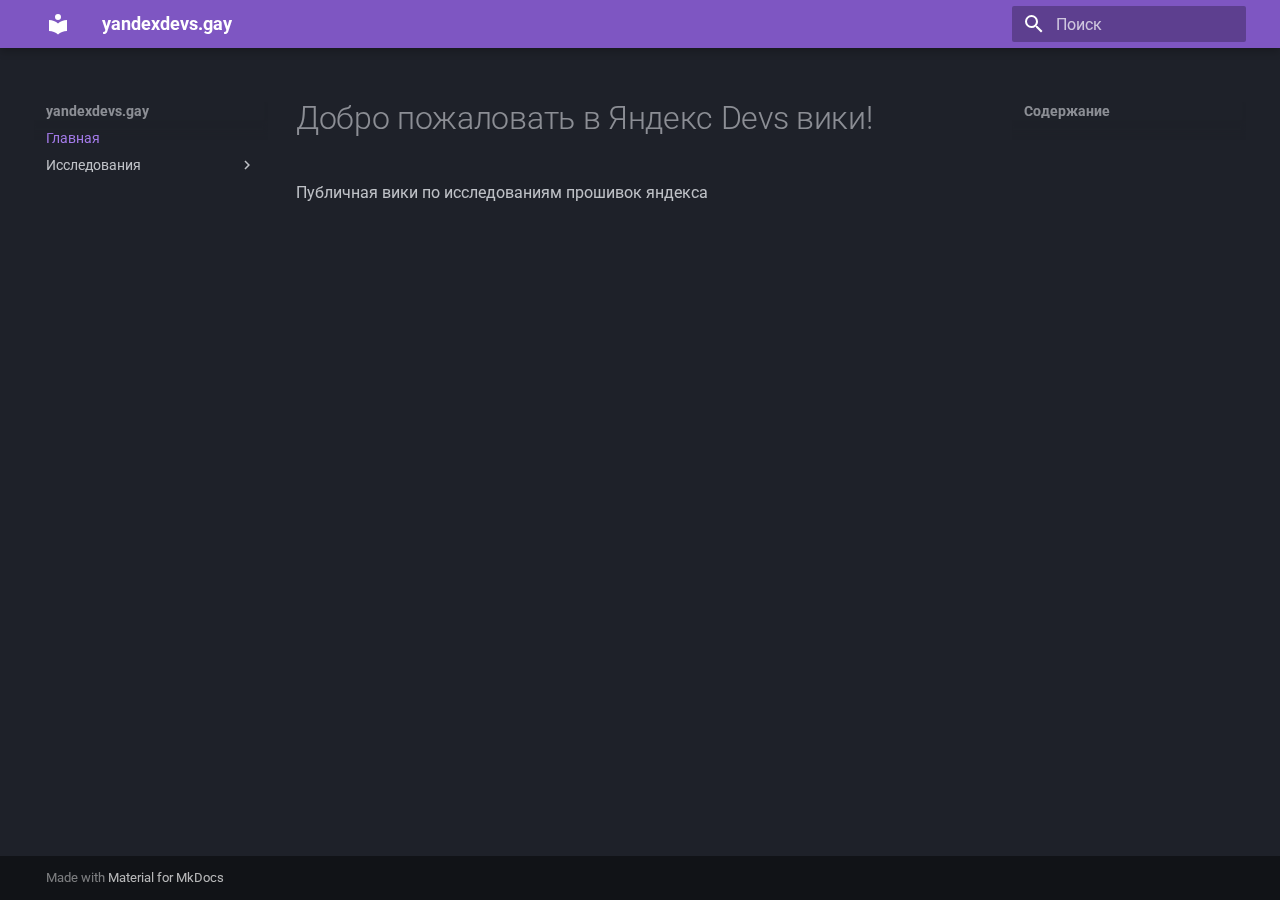
<file: index.html>
<!doctype html>
<html lang="ru" class="no-js">
  <head>
    
      <meta charset="utf-8">
      <meta name="viewport" content="width=device-width,initial-scale=1">
      
      
      
      
      
        <link rel="next" href="HOWTO-RESEARCH/">
      
      
      <link rel="icon" href="assets/images/favicon.png">
      <meta name="generator" content="mkdocs-1.6.1, mkdocs-material-9.6.12">
    
    
      
        <title>yandexdevs.gay</title>
      
    
    
      <link rel="stylesheet" href="assets/stylesheets/main.2afb09e1.min.css">
      
        
        <link rel="stylesheet" href="assets/stylesheets/palette.06af60db.min.css">
      
      


    
    
      
    
    
      
        
        
        <link rel="preconnect" href="https://fonts.gstatic.com" crossorigin>
        <link rel="stylesheet" href="https://fonts.googleapis.com/css?family=Roboto:300,300i,400,400i,700,700i%7CRoboto+Mono:400,400i,700,700i&display=fallback">
        <style>:root{--md-text-font:"Roboto";--md-code-font:"Roboto Mono"}</style>
      
    
    
    <script>__md_scope=new URL(".",location),__md_hash=e=>[...e].reduce(((e,_)=>(e<<5)-e+_.charCodeAt(0)),0),__md_get=(e,_=localStorage,t=__md_scope)=>JSON.parse(_.getItem(t.pathname+"."+e)),__md_set=(e,_,t=localStorage,a=__md_scope)=>{try{t.setItem(a.pathname+"."+e,JSON.stringify(_))}catch(e){}}</script>
    
      

    
    
    
  </head>
  
  
    
    
    
    
    
    <body dir="ltr" data-md-color-scheme="slate" data-md-color-primary="deep-purple" data-md-color-accent="purple">
  
    
    <input class="md-toggle" data-md-toggle="drawer" type="checkbox" id="__drawer" autocomplete="off">
    <input class="md-toggle" data-md-toggle="search" type="checkbox" id="__search" autocomplete="off">
    <label class="md-overlay" for="__drawer"></label>
    <div data-md-component="skip">
      
        
        <a href="#devs" class="md-skip">
          Перейти к содержанию
        </a>
      
    </div>
    <div data-md-component="announce">
      
    </div>
    
    
      

  

<header class="md-header md-header--shadow" data-md-component="header">
  <nav class="md-header__inner md-grid" aria-label="Верхний колонтитул">
    <a href="." title="yandexdevs.gay" class="md-header__button md-logo" aria-label="yandexdevs.gay" data-md-component="logo">
      
  
  <svg xmlns="http://www.w3.org/2000/svg" viewBox="0 0 24 24"><path d="M12 8a3 3 0 0 0 3-3 3 3 0 0 0-3-3 3 3 0 0 0-3 3 3 3 0 0 0 3 3m0 3.54C9.64 9.35 6.5 8 3 8v11c3.5 0 6.64 1.35 9 3.54 2.36-2.19 5.5-3.54 9-3.54V8c-3.5 0-6.64 1.35-9 3.54"/></svg>

    </a>
    <label class="md-header__button md-icon" for="__drawer">
      
      <svg xmlns="http://www.w3.org/2000/svg" viewBox="0 0 24 24"><path d="M3 6h18v2H3zm0 5h18v2H3zm0 5h18v2H3z"/></svg>
    </label>
    <div class="md-header__title" data-md-component="header-title">
      <div class="md-header__ellipsis">
        <div class="md-header__topic">
          <span class="md-ellipsis">
            yandexdevs.gay
          </span>
        </div>
        <div class="md-header__topic" data-md-component="header-topic">
          <span class="md-ellipsis">
            
              Главная
            
          </span>
        </div>
      </div>
    </div>
    
      
    
    
    
    
      
      
        <label class="md-header__button md-icon" for="__search">
          
          <svg xmlns="http://www.w3.org/2000/svg" viewBox="0 0 24 24"><path d="M9.5 3A6.5 6.5 0 0 1 16 9.5c0 1.61-.59 3.09-1.56 4.23l.27.27h.79l5 5-1.5 1.5-5-5v-.79l-.27-.27A6.52 6.52 0 0 1 9.5 16 6.5 6.5 0 0 1 3 9.5 6.5 6.5 0 0 1 9.5 3m0 2C7 5 5 7 5 9.5S7 14 9.5 14 14 12 14 9.5 12 5 9.5 5"/></svg>
        </label>
        <div class="md-search" data-md-component="search" role="dialog">
  <label class="md-search__overlay" for="__search"></label>
  <div class="md-search__inner" role="search">
    <form class="md-search__form" name="search">
      <input type="text" class="md-search__input" name="query" aria-label="Поиск" placeholder="Поиск" autocapitalize="off" autocorrect="off" autocomplete="off" spellcheck="false" data-md-component="search-query" required>
      <label class="md-search__icon md-icon" for="__search">
        
        <svg xmlns="http://www.w3.org/2000/svg" viewBox="0 0 24 24"><path d="M9.5 3A6.5 6.5 0 0 1 16 9.5c0 1.61-.59 3.09-1.56 4.23l.27.27h.79l5 5-1.5 1.5-5-5v-.79l-.27-.27A6.52 6.52 0 0 1 9.5 16 6.5 6.5 0 0 1 3 9.5 6.5 6.5 0 0 1 9.5 3m0 2C7 5 5 7 5 9.5S7 14 9.5 14 14 12 14 9.5 12 5 9.5 5"/></svg>
        
        <svg xmlns="http://www.w3.org/2000/svg" viewBox="0 0 24 24"><path d="M20 11v2H8l5.5 5.5-1.42 1.42L4.16 12l7.92-7.92L13.5 5.5 8 11z"/></svg>
      </label>
      <nav class="md-search__options" aria-label="Поиск">
        
        <button type="reset" class="md-search__icon md-icon" title="Очистить" aria-label="Очистить" tabindex="-1">
          
          <svg xmlns="http://www.w3.org/2000/svg" viewBox="0 0 24 24"><path d="M19 6.41 17.59 5 12 10.59 6.41 5 5 6.41 10.59 12 5 17.59 6.41 19 12 13.41 17.59 19 19 17.59 13.41 12z"/></svg>
        </button>
      </nav>
      
    </form>
    <div class="md-search__output">
      <div class="md-search__scrollwrap" tabindex="0" data-md-scrollfix>
        <div class="md-search-result" data-md-component="search-result">
          <div class="md-search-result__meta">
            Инициализация поиска
          </div>
          <ol class="md-search-result__list" role="presentation"></ol>
        </div>
      </div>
    </div>
  </div>
</div>
      
    
    
  </nav>
  
</header>
    
    <div class="md-container" data-md-component="container">
      
      
        
          
        
      
      <main class="md-main" data-md-component="main">
        <div class="md-main__inner md-grid">
          
            
              
              <div class="md-sidebar md-sidebar--primary" data-md-component="sidebar" data-md-type="navigation" >
                <div class="md-sidebar__scrollwrap">
                  <div class="md-sidebar__inner">
                    



<nav class="md-nav md-nav--primary" aria-label="Навигация" data-md-level="0">
  <label class="md-nav__title" for="__drawer">
    <a href="." title="yandexdevs.gay" class="md-nav__button md-logo" aria-label="yandexdevs.gay" data-md-component="logo">
      
  
  <svg xmlns="http://www.w3.org/2000/svg" viewBox="0 0 24 24"><path d="M12 8a3 3 0 0 0 3-3 3 3 0 0 0-3-3 3 3 0 0 0-3 3 3 3 0 0 0 3 3m0 3.54C9.64 9.35 6.5 8 3 8v11c3.5 0 6.64 1.35 9 3.54 2.36-2.19 5.5-3.54 9-3.54V8c-3.5 0-6.64 1.35-9 3.54"/></svg>

    </a>
    yandexdevs.gay
  </label>
  
  <ul class="md-nav__list" data-md-scrollfix>
    
      
      
  
  
    
  
  
  
    <li class="md-nav__item md-nav__item--active">
      
      <input class="md-nav__toggle md-toggle" type="checkbox" id="__toc">
      
      
        
      
      
        <label class="md-nav__link md-nav__link--active" for="__toc">
          
  
  
  <span class="md-ellipsis">
    Главная
    
  </span>
  

          <span class="md-nav__icon md-icon"></span>
        </label>
      
      <a href="." class="md-nav__link md-nav__link--active">
        
  
  
  <span class="md-ellipsis">
    Главная
    
  </span>
  

      </a>
      
        

<nav class="md-nav md-nav--secondary" aria-label="Содержание">
  
  
  
    
  
  
    <label class="md-nav__title" for="__toc">
      <span class="md-nav__icon md-icon"></span>
      Содержание
    </label>
    <ul class="md-nav__list" data-md-component="toc" data-md-scrollfix>
      
        <li class="md-nav__item">
  <a href="#_1" class="md-nav__link">
    <span class="md-ellipsis">
      
    </span>
  </a>
  
</li>
      
    </ul>
  
</nav>
      
    </li>
  

    
      
      
  
  
  
  
    
    
    
    
    
    <li class="md-nav__item md-nav__item--nested">
      
        
        
        <input class="md-nav__toggle md-toggle " type="checkbox" id="__nav_2" >
        
          
          <label class="md-nav__link" for="__nav_2" id="__nav_2_label" tabindex="0">
            
  
  
  <span class="md-ellipsis">
    Исследования
    
  </span>
  

            <span class="md-nav__icon md-icon"></span>
          </label>
        
        <nav class="md-nav" data-md-level="1" aria-labelledby="__nav_2_label" aria-expanded="false">
          <label class="md-nav__title" for="__nav_2">
            <span class="md-nav__icon md-icon"></span>
            Исследования
          </label>
          <ul class="md-nav__list" data-md-scrollfix>
            
              
                
  
  
  
  
    <li class="md-nav__item">
      <a href="HOWTO-RESEARCH/" class="md-nav__link">
        
  
  
  <span class="md-ellipsis">
    Как делать реверс?
    
  </span>
  

      </a>
    </li>
  

              
            
          </ul>
        </nav>
      
    </li>
  

    
  </ul>
</nav>
                  </div>
                </div>
              </div>
            
            
              
              <div class="md-sidebar md-sidebar--secondary" data-md-component="sidebar" data-md-type="toc" >
                <div class="md-sidebar__scrollwrap">
                  <div class="md-sidebar__inner">
                    

<nav class="md-nav md-nav--secondary" aria-label="Содержание">
  
  
  
    
  
  
    <label class="md-nav__title" for="__toc">
      <span class="md-nav__icon md-icon"></span>
      Содержание
    </label>
    <ul class="md-nav__list" data-md-component="toc" data-md-scrollfix>
      
        <li class="md-nav__item">
  <a href="#_1" class="md-nav__link">
    <span class="md-ellipsis">
      
    </span>
  </a>
  
</li>
      
    </ul>
  
</nav>
                  </div>
                </div>
              </div>
            
          
          
            <div class="md-content" data-md-component="content">
              <article class="md-content__inner md-typeset">
                
                  



<h1 id="devs">Добро пожаловать в Яндекс Devs вики!</h1>
<p>Публичная вики по исследованиям прошивок яндекса </p>
<h2 id="_1"></h2>












                
              </article>
            </div>
          
          
<script>var target=document.getElementById(location.hash.slice(1));target&&target.name&&(target.checked=target.name.startsWith("__tabbed_"))</script>
        </div>
        
      </main>
      
        <footer class="md-footer">
  
  <div class="md-footer-meta md-typeset">
    <div class="md-footer-meta__inner md-grid">
      <div class="md-copyright">
  
  
    Made with
    <a href="https://squidfunk.github.io/mkdocs-material/" target="_blank" rel="noopener">
      Material for MkDocs
    </a>
  
</div>
      
    </div>
  </div>
</footer>
      
    </div>
    <div class="md-dialog" data-md-component="dialog">
      <div class="md-dialog__inner md-typeset"></div>
    </div>
    
    
    
      
      <script id="__config" type="application/json">{"base": ".", "features": [], "search": "assets/javascripts/workers/search.f8cc74c7.min.js", "tags": null, "translations": {"clipboard.copied": "\u0421\u043a\u043e\u043f\u0438\u0440\u043e\u0432\u0430\u043d\u043e \u0432 \u0431\u0443\u0444\u0435\u0440", "clipboard.copy": "\u041a\u043e\u043f\u0438\u0440\u043e\u0432\u0430\u0442\u044c \u0432 \u0431\u0443\u0444\u0435\u0440", "search.result.more.one": "\u0415\u0449\u0451 1 \u043d\u0430 \u044d\u0442\u043e\u0439 \u0441\u0442\u0440\u0430\u043d\u0438\u0446\u0435", "search.result.more.other": "\u0415\u0449\u0451 # \u043d\u0430 \u044d\u0442\u043e\u0439 \u0441\u0442\u0440\u0430\u043d\u0438\u0446\u0435", "search.result.none": "\u0421\u043e\u0432\u043f\u0430\u0434\u0435\u043d\u0438\u0439 \u043d\u0435 \u043d\u0430\u0439\u0434\u0435\u043d\u043e", "search.result.one": "\u041d\u0430\u0439\u0434\u0435\u043d\u043e 1 \u0441\u043e\u0432\u043f\u0430\u0434\u0435\u043d\u0438\u0435", "search.result.other": "\u041d\u0430\u0439\u0434\u0435\u043d\u043e \u0441\u043e\u0432\u043f\u0430\u0434\u0435\u043d\u0438\u0439: #", "search.result.placeholder": "\u041d\u0430\u0447\u043d\u0438\u0442\u0435 \u043f\u0435\u0447\u0430\u0442\u0430\u0442\u044c \u0434\u043b\u044f \u043f\u043e\u0438\u0441\u043a\u0430", "search.result.term.missing": "\u041e\u0442\u0441\u0443\u0442\u0441\u0442\u0432\u0443\u0435\u0442", "select.version": "\u0412\u044b\u0431\u0435\u0440\u0438\u0442\u0435 \u0432\u0435\u0440\u0441\u0438\u044e"}, "version": null}</script>
    
    
      <script src="assets/javascripts/bundle.c8b220af.min.js"></script>
      
    
  </body>
</html>
</file>
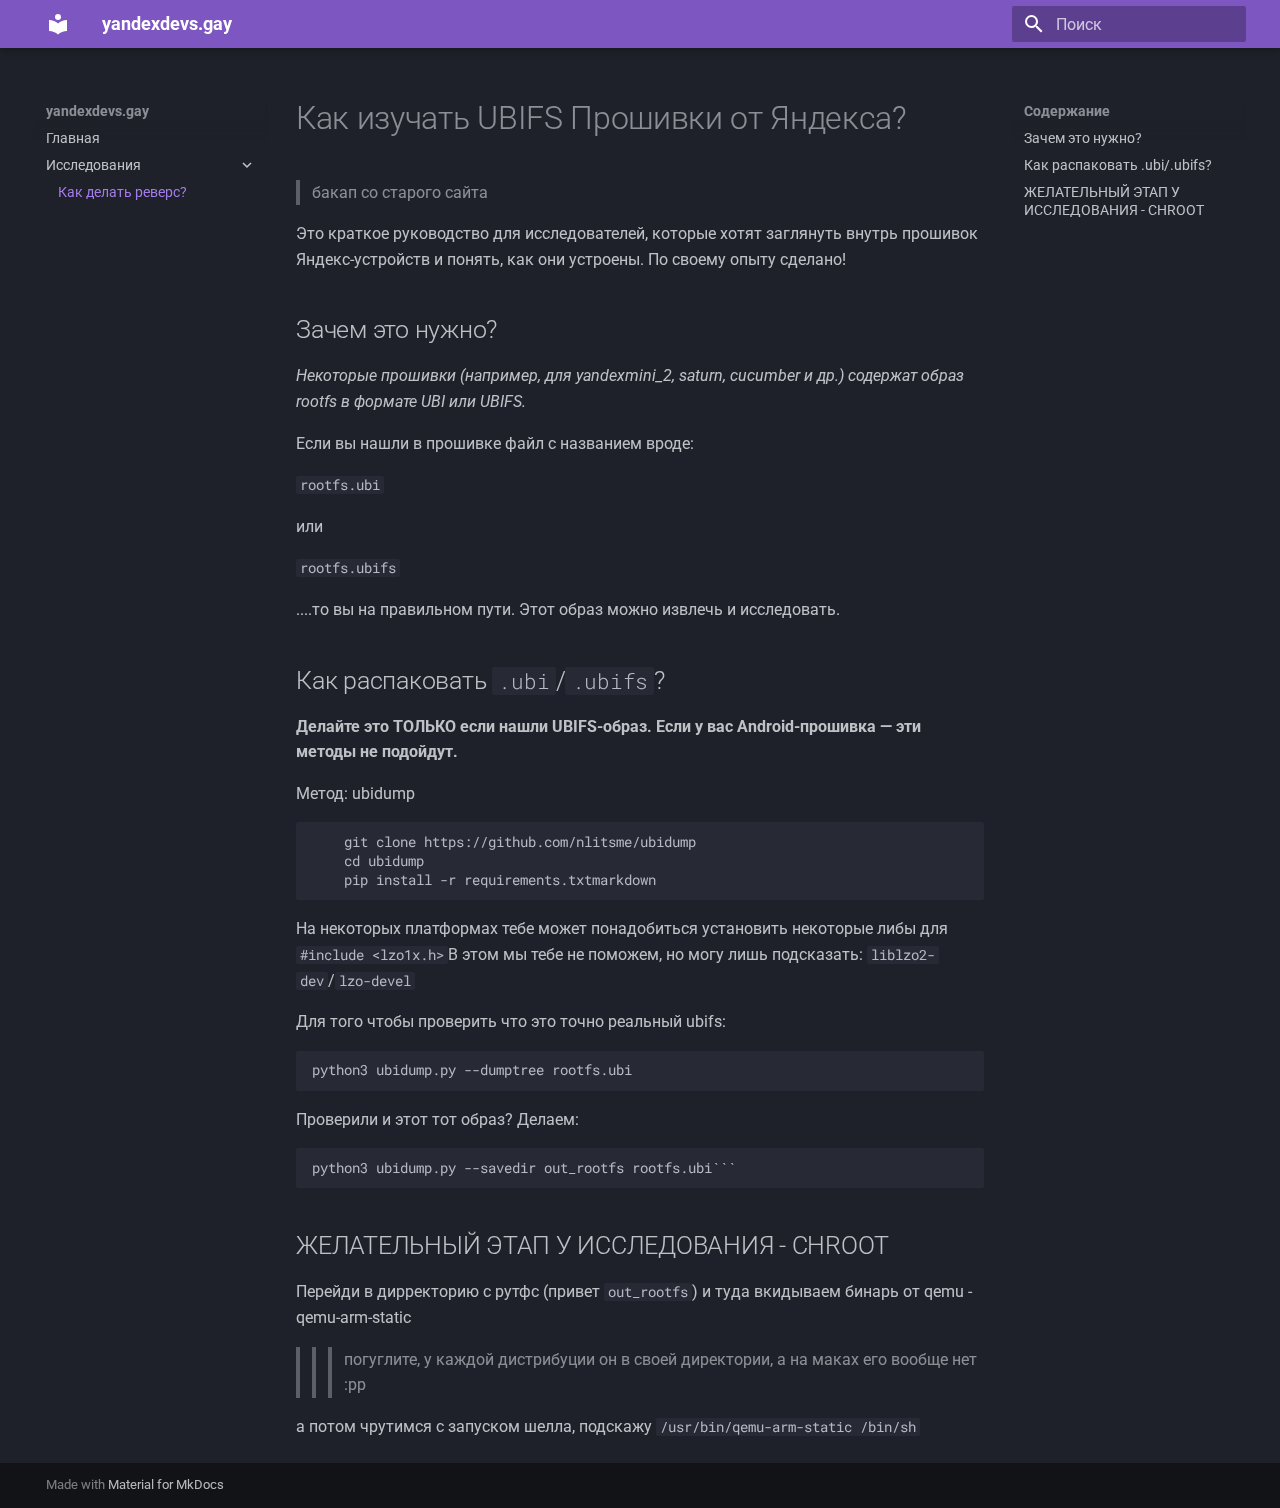
<file: HOWTO-RESEARCH/index.html>
<!doctype html>
<html lang="ru" class="no-js">
  <head>
    
      <meta charset="utf-8">
      <meta name="viewport" content="width=device-width,initial-scale=1">
      
      
      
      
        <link rel="prev" href="..">
      
      
      
      <link rel="icon" href="../assets/images/favicon.png">
      <meta name="generator" content="mkdocs-1.6.1, mkdocs-material-9.6.12">
    
    
      
        <title>Как делать реверс? - yandexdevs.gay</title>
      
    
    
      <link rel="stylesheet" href="../assets/stylesheets/main.2afb09e1.min.css">
      
        
        <link rel="stylesheet" href="../assets/stylesheets/palette.06af60db.min.css">
      
      


    
    
      
    
    
      
        
        
        <link rel="preconnect" href="https://fonts.gstatic.com" crossorigin>
        <link rel="stylesheet" href="https://fonts.googleapis.com/css?family=Roboto:300,300i,400,400i,700,700i%7CRoboto+Mono:400,400i,700,700i&display=fallback">
        <style>:root{--md-text-font:"Roboto";--md-code-font:"Roboto Mono"}</style>
      
    
    
    <script>__md_scope=new URL("..",location),__md_hash=e=>[...e].reduce(((e,_)=>(e<<5)-e+_.charCodeAt(0)),0),__md_get=(e,_=localStorage,t=__md_scope)=>JSON.parse(_.getItem(t.pathname+"."+e)),__md_set=(e,_,t=localStorage,a=__md_scope)=>{try{t.setItem(a.pathname+"."+e,JSON.stringify(_))}catch(e){}}</script>
    
      

    
    
    
  </head>
  
  
    
    
    
    
    
    <body dir="ltr" data-md-color-scheme="slate" data-md-color-primary="deep-purple" data-md-color-accent="purple">
  
    
    <input class="md-toggle" data-md-toggle="drawer" type="checkbox" id="__drawer" autocomplete="off">
    <input class="md-toggle" data-md-toggle="search" type="checkbox" id="__search" autocomplete="off">
    <label class="md-overlay" for="__drawer"></label>
    <div data-md-component="skip">
      
        
        <a href="#ubifs" class="md-skip">
          Перейти к содержанию
        </a>
      
    </div>
    <div data-md-component="announce">
      
    </div>
    
    
      

  

<header class="md-header md-header--shadow" data-md-component="header">
  <nav class="md-header__inner md-grid" aria-label="Верхний колонтитул">
    <a href=".." title="yandexdevs.gay" class="md-header__button md-logo" aria-label="yandexdevs.gay" data-md-component="logo">
      
  
  <svg xmlns="http://www.w3.org/2000/svg" viewBox="0 0 24 24"><path d="M12 8a3 3 0 0 0 3-3 3 3 0 0 0-3-3 3 3 0 0 0-3 3 3 3 0 0 0 3 3m0 3.54C9.64 9.35 6.5 8 3 8v11c3.5 0 6.64 1.35 9 3.54 2.36-2.19 5.5-3.54 9-3.54V8c-3.5 0-6.64 1.35-9 3.54"/></svg>

    </a>
    <label class="md-header__button md-icon" for="__drawer">
      
      <svg xmlns="http://www.w3.org/2000/svg" viewBox="0 0 24 24"><path d="M3 6h18v2H3zm0 5h18v2H3zm0 5h18v2H3z"/></svg>
    </label>
    <div class="md-header__title" data-md-component="header-title">
      <div class="md-header__ellipsis">
        <div class="md-header__topic">
          <span class="md-ellipsis">
            yandexdevs.gay
          </span>
        </div>
        <div class="md-header__topic" data-md-component="header-topic">
          <span class="md-ellipsis">
            
              Как делать реверс?
            
          </span>
        </div>
      </div>
    </div>
    
      
    
    
    
    
      
      
        <label class="md-header__button md-icon" for="__search">
          
          <svg xmlns="http://www.w3.org/2000/svg" viewBox="0 0 24 24"><path d="M9.5 3A6.5 6.5 0 0 1 16 9.5c0 1.61-.59 3.09-1.56 4.23l.27.27h.79l5 5-1.5 1.5-5-5v-.79l-.27-.27A6.52 6.52 0 0 1 9.5 16 6.5 6.5 0 0 1 3 9.5 6.5 6.5 0 0 1 9.5 3m0 2C7 5 5 7 5 9.5S7 14 9.5 14 14 12 14 9.5 12 5 9.5 5"/></svg>
        </label>
        <div class="md-search" data-md-component="search" role="dialog">
  <label class="md-search__overlay" for="__search"></label>
  <div class="md-search__inner" role="search">
    <form class="md-search__form" name="search">
      <input type="text" class="md-search__input" name="query" aria-label="Поиск" placeholder="Поиск" autocapitalize="off" autocorrect="off" autocomplete="off" spellcheck="false" data-md-component="search-query" required>
      <label class="md-search__icon md-icon" for="__search">
        
        <svg xmlns="http://www.w3.org/2000/svg" viewBox="0 0 24 24"><path d="M9.5 3A6.5 6.5 0 0 1 16 9.5c0 1.61-.59 3.09-1.56 4.23l.27.27h.79l5 5-1.5 1.5-5-5v-.79l-.27-.27A6.52 6.52 0 0 1 9.5 16 6.5 6.5 0 0 1 3 9.5 6.5 6.5 0 0 1 9.5 3m0 2C7 5 5 7 5 9.5S7 14 9.5 14 14 12 14 9.5 12 5 9.5 5"/></svg>
        
        <svg xmlns="http://www.w3.org/2000/svg" viewBox="0 0 24 24"><path d="M20 11v2H8l5.5 5.5-1.42 1.42L4.16 12l7.92-7.92L13.5 5.5 8 11z"/></svg>
      </label>
      <nav class="md-search__options" aria-label="Поиск">
        
        <button type="reset" class="md-search__icon md-icon" title="Очистить" aria-label="Очистить" tabindex="-1">
          
          <svg xmlns="http://www.w3.org/2000/svg" viewBox="0 0 24 24"><path d="M19 6.41 17.59 5 12 10.59 6.41 5 5 6.41 10.59 12 5 17.59 6.41 19 12 13.41 17.59 19 19 17.59 13.41 12z"/></svg>
        </button>
      </nav>
      
    </form>
    <div class="md-search__output">
      <div class="md-search__scrollwrap" tabindex="0" data-md-scrollfix>
        <div class="md-search-result" data-md-component="search-result">
          <div class="md-search-result__meta">
            Инициализация поиска
          </div>
          <ol class="md-search-result__list" role="presentation"></ol>
        </div>
      </div>
    </div>
  </div>
</div>
      
    
    
  </nav>
  
</header>
    
    <div class="md-container" data-md-component="container">
      
      
        
          
        
      
      <main class="md-main" data-md-component="main">
        <div class="md-main__inner md-grid">
          
            
              
              <div class="md-sidebar md-sidebar--primary" data-md-component="sidebar" data-md-type="navigation" >
                <div class="md-sidebar__scrollwrap">
                  <div class="md-sidebar__inner">
                    



<nav class="md-nav md-nav--primary" aria-label="Навигация" data-md-level="0">
  <label class="md-nav__title" for="__drawer">
    <a href=".." title="yandexdevs.gay" class="md-nav__button md-logo" aria-label="yandexdevs.gay" data-md-component="logo">
      
  
  <svg xmlns="http://www.w3.org/2000/svg" viewBox="0 0 24 24"><path d="M12 8a3 3 0 0 0 3-3 3 3 0 0 0-3-3 3 3 0 0 0-3 3 3 3 0 0 0 3 3m0 3.54C9.64 9.35 6.5 8 3 8v11c3.5 0 6.64 1.35 9 3.54 2.36-2.19 5.5-3.54 9-3.54V8c-3.5 0-6.64 1.35-9 3.54"/></svg>

    </a>
    yandexdevs.gay
  </label>
  
  <ul class="md-nav__list" data-md-scrollfix>
    
      
      
  
  
  
  
    <li class="md-nav__item">
      <a href=".." class="md-nav__link">
        
  
  
  <span class="md-ellipsis">
    Главная
    
  </span>
  

      </a>
    </li>
  

    
      
      
  
  
    
  
  
  
    
    
    
    
    
    <li class="md-nav__item md-nav__item--active md-nav__item--nested">
      
        
        
        <input class="md-nav__toggle md-toggle " type="checkbox" id="__nav_2" checked>
        
          
          <label class="md-nav__link" for="__nav_2" id="__nav_2_label" tabindex="0">
            
  
  
  <span class="md-ellipsis">
    Исследования
    
  </span>
  

            <span class="md-nav__icon md-icon"></span>
          </label>
        
        <nav class="md-nav" data-md-level="1" aria-labelledby="__nav_2_label" aria-expanded="true">
          <label class="md-nav__title" for="__nav_2">
            <span class="md-nav__icon md-icon"></span>
            Исследования
          </label>
          <ul class="md-nav__list" data-md-scrollfix>
            
              
                
  
  
    
  
  
  
    <li class="md-nav__item md-nav__item--active">
      
      <input class="md-nav__toggle md-toggle" type="checkbox" id="__toc">
      
      
        
      
      
        <label class="md-nav__link md-nav__link--active" for="__toc">
          
  
  
  <span class="md-ellipsis">
    Как делать реверс?
    
  </span>
  

          <span class="md-nav__icon md-icon"></span>
        </label>
      
      <a href="./" class="md-nav__link md-nav__link--active">
        
  
  
  <span class="md-ellipsis">
    Как делать реверс?
    
  </span>
  

      </a>
      
        

<nav class="md-nav md-nav--secondary" aria-label="Содержание">
  
  
  
    
  
  
    <label class="md-nav__title" for="__toc">
      <span class="md-nav__icon md-icon"></span>
      Содержание
    </label>
    <ul class="md-nav__list" data-md-component="toc" data-md-scrollfix>
      
        <li class="md-nav__item">
  <a href="#_1" class="md-nav__link">
    <span class="md-ellipsis">
      Зачем это нужно?
    </span>
  </a>
  
</li>
      
        <li class="md-nav__item">
  <a href="#ubiubifs" class="md-nav__link">
    <span class="md-ellipsis">
      Как распаковать .ubi/.ubifs?
    </span>
  </a>
  
</li>
      
        <li class="md-nav__item">
  <a href="#-chroot" class="md-nav__link">
    <span class="md-ellipsis">
      ЖЕЛАТЕЛЬНЫЙ ЭТАП У ИССЛЕДОВАНИЯ - CHROOT
    </span>
  </a>
  
</li>
      
    </ul>
  
</nav>
      
    </li>
  

              
            
          </ul>
        </nav>
      
    </li>
  

    
  </ul>
</nav>
                  </div>
                </div>
              </div>
            
            
              
              <div class="md-sidebar md-sidebar--secondary" data-md-component="sidebar" data-md-type="toc" >
                <div class="md-sidebar__scrollwrap">
                  <div class="md-sidebar__inner">
                    

<nav class="md-nav md-nav--secondary" aria-label="Содержание">
  
  
  
    
  
  
    <label class="md-nav__title" for="__toc">
      <span class="md-nav__icon md-icon"></span>
      Содержание
    </label>
    <ul class="md-nav__list" data-md-component="toc" data-md-scrollfix>
      
        <li class="md-nav__item">
  <a href="#_1" class="md-nav__link">
    <span class="md-ellipsis">
      Зачем это нужно?
    </span>
  </a>
  
</li>
      
        <li class="md-nav__item">
  <a href="#ubiubifs" class="md-nav__link">
    <span class="md-ellipsis">
      Как распаковать .ubi/.ubifs?
    </span>
  </a>
  
</li>
      
        <li class="md-nav__item">
  <a href="#-chroot" class="md-nav__link">
    <span class="md-ellipsis">
      ЖЕЛАТЕЛЬНЫЙ ЭТАП У ИССЛЕДОВАНИЯ - CHROOT
    </span>
  </a>
  
</li>
      
    </ul>
  
</nav>
                  </div>
                </div>
              </div>
            
          
          
            <div class="md-content" data-md-component="content">
              <article class="md-content__inner md-typeset">
                
                  



<h1 id="ubifs">Как изучать UBIFS Прошивки от Яндекса?</h1>
<blockquote>
<p>бакап со старого сайта</p>
</blockquote>
<p>Это краткое руководство для исследователей, которые хотят заглянуть внутрь прошивок Яндекс-устройств и понять, как они устроены.
По своему опыту сделано!</p>
<h2 id="_1">Зачем это нужно?</h2>
<p><em>Некоторые прошивки (например, для yandexmini_2, saturn, cucumber и др.) содержат образ rootfs в формате UBI или UBIFS.</em></p>
<p>Если вы нашли в прошивке файл с названием вроде:</p>
<p><code>rootfs.ubi</code></p>
<p>или</p>
<p><code>rootfs.ubifs</code></p>
<p>....то вы на правильном пути. Этот образ можно извлечь и исследовать.</p>
<h2 id="ubiubifs">Как распаковать <code>.ubi</code>/<code>.ubifs</code>?</h2>
<p><strong>Делайте это ТОЛЬКО если нашли UBIFS-образ. Если у вас Android-прошивка — эти методы не подойдут.</strong></p>
<p>Метод: ubidump</p>
<pre><code>    git clone https://github.com/nlitsme/ubidump
    cd ubidump
    pip install -r requirements.txtmarkdown
</code></pre>
<p>На некоторых платформах тебе может понадобиться установить некоторые либы для 
<code>#include &lt;lzo1x.h&gt;</code>В этом мы тебе не поможем, но могу лишь подсказать: <code>liblzo2-dev</code>/<code>lzo-devel</code></p>
<p>Для того чтобы проверить что это точно реальный ubifs:</p>
<pre><code class="language-shell">python3 ubidump.py --dumptree rootfs.ubi    
</code></pre>
<p>Проверили и этот тот образ? Делаем:</p>
<pre><code class="language-shell">python3 ubidump.py --savedir out_rootfs rootfs.ubi```
</code></pre>
<h2 id="-chroot">ЖЕЛАТЕЛЬНЫЙ ЭТАП У ИССЛЕДОВАНИЯ - CHROOT</h2>
<p>Перейди в дирректорию с рутфс (привет <code>out_rootfs</code>) и туда вкидываем бинарь от qemu - qemu-arm-static</p>
<blockquote>
<blockquote>
<blockquote>
<p>погуглите, у каждой дистрибуции он в своей директории, а на маках его вообще нет :pp</p>
</blockquote>
</blockquote>
</blockquote>
<p>а потом чрутимся с запуском шелла, подскажу <code>/usr/bin/qemu-arm-static /bin/sh</code></p>












                
              </article>
            </div>
          
          
<script>var target=document.getElementById(location.hash.slice(1));target&&target.name&&(target.checked=target.name.startsWith("__tabbed_"))</script>
        </div>
        
      </main>
      
        <footer class="md-footer">
  
  <div class="md-footer-meta md-typeset">
    <div class="md-footer-meta__inner md-grid">
      <div class="md-copyright">
  
  
    Made with
    <a href="https://squidfunk.github.io/mkdocs-material/" target="_blank" rel="noopener">
      Material for MkDocs
    </a>
  
</div>
      
    </div>
  </div>
</footer>
      
    </div>
    <div class="md-dialog" data-md-component="dialog">
      <div class="md-dialog__inner md-typeset"></div>
    </div>
    
    
    
      
      <script id="__config" type="application/json">{"base": "..", "features": [], "search": "../assets/javascripts/workers/search.f8cc74c7.min.js", "tags": null, "translations": {"clipboard.copied": "\u0421\u043a\u043e\u043f\u0438\u0440\u043e\u0432\u0430\u043d\u043e \u0432 \u0431\u0443\u0444\u0435\u0440", "clipboard.copy": "\u041a\u043e\u043f\u0438\u0440\u043e\u0432\u0430\u0442\u044c \u0432 \u0431\u0443\u0444\u0435\u0440", "search.result.more.one": "\u0415\u0449\u0451 1 \u043d\u0430 \u044d\u0442\u043e\u0439 \u0441\u0442\u0440\u0430\u043d\u0438\u0446\u0435", "search.result.more.other": "\u0415\u0449\u0451 # \u043d\u0430 \u044d\u0442\u043e\u0439 \u0441\u0442\u0440\u0430\u043d\u0438\u0446\u0435", "search.result.none": "\u0421\u043e\u0432\u043f\u0430\u0434\u0435\u043d\u0438\u0439 \u043d\u0435 \u043d\u0430\u0439\u0434\u0435\u043d\u043e", "search.result.one": "\u041d\u0430\u0439\u0434\u0435\u043d\u043e 1 \u0441\u043e\u0432\u043f\u0430\u0434\u0435\u043d\u0438\u0435", "search.result.other": "\u041d\u0430\u0439\u0434\u0435\u043d\u043e \u0441\u043e\u0432\u043f\u0430\u0434\u0435\u043d\u0438\u0439: #", "search.result.placeholder": "\u041d\u0430\u0447\u043d\u0438\u0442\u0435 \u043f\u0435\u0447\u0430\u0442\u0430\u0442\u044c \u0434\u043b\u044f \u043f\u043e\u0438\u0441\u043a\u0430", "search.result.term.missing": "\u041e\u0442\u0441\u0443\u0442\u0441\u0442\u0432\u0443\u0435\u0442", "select.version": "\u0412\u044b\u0431\u0435\u0440\u0438\u0442\u0435 \u0432\u0435\u0440\u0441\u0438\u044e"}, "version": null}</script>
    
    
      <script src="../assets/javascripts/bundle.c8b220af.min.js"></script>
      
    
  </body>
</html>
</file>
<file: assets/stylesheets/main.2afb09e1.min.css>
@charset "UTF-8";html{-webkit-text-size-adjust:none;-moz-text-size-adjust:none;text-size-adjust:none;box-sizing:border-box}*,:after,:before{box-sizing:inherit}@media (prefers-reduced-motion){*,:after,:before{transition:none!important}}body{margin:0}a,button,input,label{-webkit-tap-highlight-color:transparent}a{color:inherit;text-decoration:none}hr{border:0;box-sizing:initial;display:block;height:.05rem;overflow:visible;padding:0}small{font-size:80%}sub,sup{line-height:1em}img{border-style:none}table{border-collapse:initial;border-spacing:0}td,th{font-weight:400;vertical-align:top}button{background:#0000;border:0;font-family:inherit;font-size:inherit;margin:0;padding:0}input{border:0;outline:none}:root{--md-primary-fg-color:#4051b5;--md-primary-fg-color--light:#5d6cc0;--md-primary-fg-color--dark:#303fa1;--md-primary-bg-color:#fff;--md-primary-bg-color--light:#ffffffb3;--md-accent-fg-color:#526cfe;--md-accent-fg-color--transparent:#526cfe1a;--md-accent-bg-color:#fff;--md-accent-bg-color--light:#ffffffb3}[data-md-color-scheme=default]{color-scheme:light}[data-md-color-scheme=default] img[src$="#gh-dark-mode-only"],[data-md-color-scheme=default] img[src$="#only-dark"]{display:none}:root,[data-md-color-scheme=default]{--md-hue:225deg;--md-default-fg-color:#000000de;--md-default-fg-color--light:#0000008a;--md-default-fg-color--lighter:#00000052;--md-default-fg-color--lightest:#00000012;--md-default-bg-color:#fff;--md-default-bg-color--light:#ffffffb3;--md-default-bg-color--lighter:#ffffff4d;--md-default-bg-color--lightest:#ffffff1f;--md-code-fg-color:#36464e;--md-code-bg-color:#f5f5f5;--md-code-hl-color:#4287ff;--md-code-hl-color--light:#4287ff1a;--md-code-hl-number-color:#d52a2a;--md-code-hl-special-color:#db1457;--md-code-hl-function-color:#a846b9;--md-code-hl-constant-color:#6e59d9;--md-code-hl-keyword-color:#3f6ec6;--md-code-hl-string-color:#1c7d4d;--md-code-hl-name-color:var(--md-code-fg-color);--md-code-hl-operator-color:var(--md-default-fg-color--light);--md-code-hl-punctuation-color:var(--md-default-fg-color--light);--md-code-hl-comment-color:var(--md-default-fg-color--light);--md-code-hl-generic-color:var(--md-default-fg-color--light);--md-code-hl-variable-color:var(--md-default-fg-color--light);--md-typeset-color:var(--md-default-fg-color);--md-typeset-a-color:var(--md-primary-fg-color);--md-typeset-del-color:#f5503d26;--md-typeset-ins-color:#0bd57026;--md-typeset-kbd-color:#fafafa;--md-typeset-kbd-accent-color:#fff;--md-typeset-kbd-border-color:#b8b8b8;--md-typeset-mark-color:#ffff0080;--md-typeset-table-color:#0000001f;--md-typeset-table-color--light:rgba(0,0,0,.035);--md-admonition-fg-color:var(--md-default-fg-color);--md-admonition-bg-color:var(--md-default-bg-color);--md-warning-fg-color:#000000de;--md-warning-bg-color:#ff9;--md-footer-fg-color:#fff;--md-footer-fg-color--light:#ffffffb3;--md-footer-fg-color--lighter:#ffffff73;--md-footer-bg-color:#000000de;--md-footer-bg-color--dark:#00000052;--md-shadow-z1:0 0.2rem 0.5rem #0000000d,0 0 0.05rem #0000001a;--md-shadow-z2:0 0.2rem 0.5rem #0000001a,0 0 0.05rem #00000040;--md-shadow-z3:0 0.2rem 0.5rem #0003,0 0 0.05rem #00000059}.md-icon svg{fill:currentcolor;display:block;height:1.2rem;width:1.2rem}body{-webkit-font-smoothing:antialiased;-moz-osx-font-smoothing:grayscale;--md-text-font-family:var(--md-text-font,_),-apple-system,BlinkMacSystemFont,Helvetica,Arial,sans-serif;--md-code-font-family:var(--md-code-font,_),SFMono-Regular,Consolas,Menlo,monospace}aside,body,input{font-feature-settings:"kern","liga";color:var(--md-typeset-color);font-family:var(--md-text-font-family)}code,kbd,pre{font-feature-settings:"kern";font-family:var(--md-code-font-family)}:root{--md-typeset-table-sort-icon:url('data:image/svg+xml;charset=utf-8,<svg xmlns="http://www.w3.org/2000/svg" viewBox="0 0 24 24"><path d="m18 21-4-4h3V7h-3l4-4 4 4h-3v10h3M2 19v-2h10v2M2 13v-2h7v2M2 7V5h4v2z"/></svg>');--md-typeset-table-sort-icon--asc:url('data:image/svg+xml;charset=utf-8,<svg xmlns="http://www.w3.org/2000/svg" viewBox="0 0 24 24"><path d="M19 17h3l-4 4-4-4h3V3h2M2 17h10v2H2M6 5v2H2V5m0 6h7v2H2z"/></svg>');--md-typeset-table-sort-icon--desc:url('data:image/svg+xml;charset=utf-8,<svg xmlns="http://www.w3.org/2000/svg" viewBox="0 0 24 24"><path d="M19 7h3l-4-4-4 4h3v14h2M2 17h10v2H2M6 5v2H2V5m0 6h7v2H2z"/></svg>')}.md-typeset{-webkit-print-color-adjust:exact;color-adjust:exact;font-size:.8rem;line-height:1.6;overflow-wrap:break-word}@media print{.md-typeset{font-size:.68rem}}.md-typeset blockquote,.md-typeset dl,.md-typeset figure,.md-typeset ol,.md-typeset pre,.md-typeset ul{margin-bottom:1em;margin-top:1em}.md-typeset h1{color:var(--md-default-fg-color--light);font-size:2em;line-height:1.3;margin:0 0 1.25em}.md-typeset h1,.md-typeset h2{font-weight:300;letter-spacing:-.01em}.md-typeset h2{font-size:1.5625em;line-height:1.4;margin:1.6em 0 .64em}.md-typeset h3{font-size:1.25em;font-weight:400;letter-spacing:-.01em;line-height:1.5;margin:1.6em 0 .8em}.md-typeset h2+h3{margin-top:.8em}.md-typeset h4{font-weight:700;letter-spacing:-.01em;margin:1em 0}.md-typeset h5,.md-typeset h6{color:var(--md-default-fg-color--light);font-size:.8em;font-weight:700;letter-spacing:-.01em;margin:1.25em 0}.md-typeset h5{text-transform:uppercase}.md-typeset h5 code{text-transform:none}.md-typeset hr{border-bottom:.05rem solid var(--md-default-fg-color--lightest);display:flow-root;margin:1.5em 0}.md-typeset a{color:var(--md-typeset-a-color);word-break:break-word}.md-typeset a,.md-typeset a:before{transition:color 125ms}.md-typeset a:focus,.md-typeset a:hover{color:var(--md-accent-fg-color)}.md-typeset a:focus code,.md-typeset a:hover code{background-color:var(--md-accent-fg-color--transparent)}.md-typeset a code{color:currentcolor;transition:background-color 125ms}.md-typeset a.focus-visible{outline-color:var(--md-accent-fg-color);outline-offset:.2rem}.md-typeset code,.md-typeset kbd,.md-typeset pre{color:var(--md-code-fg-color);direction:ltr;font-variant-ligatures:none}@media print{.md-typeset code,.md-typeset kbd,.md-typeset pre{white-space:pre-wrap}}.md-typeset code{background-color:var(--md-code-bg-color);border-radius:.1rem;-webkit-box-decoration-break:clone;box-decoration-break:clone;font-size:.85em;padding:0 .2941176471em;word-break:break-word}.md-typeset code:not(.focus-visible){-webkit-tap-highlight-color:transparent;outline:none}.md-typeset pre{display:flow-root;line-height:1.4;position:relative}.md-typeset pre>code{-webkit-box-decoration-break:slice;box-decoration-break:slice;box-shadow:none;display:block;margin:0;outline-color:var(--md-accent-fg-color);overflow:auto;padding:.7720588235em 1.1764705882em;scrollbar-color:var(--md-default-fg-color--lighter) #0000;scrollbar-width:thin;touch-action:auto;word-break:normal}.md-typeset pre>code:hover{scrollbar-color:var(--md-accent-fg-color) #0000}.md-typeset pre>code::-webkit-scrollbar{height:.2rem;width:.2rem}.md-typeset pre>code::-webkit-scrollbar-thumb{background-color:var(--md-default-fg-color--lighter)}.md-typeset pre>code::-webkit-scrollbar-thumb:hover{background-color:var(--md-accent-fg-color)}.md-typeset kbd{background-color:var(--md-typeset-kbd-color);border-radius:.1rem;box-shadow:0 .1rem 0 .05rem var(--md-typeset-kbd-border-color),0 .1rem 0 var(--md-typeset-kbd-border-color),0 -.1rem .2rem var(--md-typeset-kbd-accent-color) inset;color:var(--md-default-fg-color);display:inline-block;font-size:.75em;padding:0 .6666666667em;vertical-align:text-top;word-break:break-word}.md-typeset mark{background-color:var(--md-typeset-mark-color);-webkit-box-decoration-break:clone;box-decoration-break:clone;color:inherit;word-break:break-word}.md-typeset abbr{border-bottom:.05rem dotted var(--md-default-fg-color--light);cursor:help;text-decoration:none}.md-typeset small{opacity:.75}[dir=ltr] .md-typeset sub,[dir=ltr] .md-typeset sup{margin-left:.078125em}[dir=rtl] .md-typeset sub,[dir=rtl] .md-typeset sup{margin-right:.078125em}[dir=ltr] .md-typeset blockquote{padding-left:.6rem}[dir=rtl] .md-typeset blockquote{padding-right:.6rem}[dir=ltr] .md-typeset blockquote{border-left:.2rem solid var(--md-default-fg-color--lighter)}[dir=rtl] .md-typeset blockquote{border-right:.2rem solid var(--md-default-fg-color--lighter)}.md-typeset blockquote{color:var(--md-default-fg-color--light);margin-left:0;margin-right:0}.md-typeset ul{list-style-type:disc}.md-typeset ul[type]{list-style-type:revert-layer}[dir=ltr] .md-typeset ol,[dir=ltr] .md-typeset ul{margin-left:.625em}[dir=rtl] .md-typeset ol,[dir=rtl] .md-typeset ul{margin-right:.625em}.md-typeset ol,.md-typeset ul{padding:0}.md-typeset ol:not([hidden]),.md-typeset ul:not([hidden]){display:flow-root}.md-typeset ol ol,.md-typeset ul ol{list-style-type:lower-alpha}.md-typeset ol ol ol,.md-typeset ul ol ol{list-style-type:lower-roman}.md-typeset ol ol ol ol,.md-typeset ul ol ol ol{list-style-type:upper-alpha}.md-typeset ol ol ol ol ol,.md-typeset ul ol ol ol ol{list-style-type:upper-roman}.md-typeset ol[type],.md-typeset ul[type]{list-style-type:revert-layer}[dir=ltr] .md-typeset ol li,[dir=ltr] .md-typeset ul li{margin-left:1.25em}[dir=rtl] .md-typeset ol li,[dir=rtl] .md-typeset ul li{margin-right:1.25em}.md-typeset ol li,.md-typeset ul li{margin-bottom:.5em}.md-typeset ol li blockquote,.md-typeset ol li p,.md-typeset ul li blockquote,.md-typeset ul li p{margin:.5em 0}.md-typeset ol li:last-child,.md-typeset ul li:last-child{margin-bottom:0}[dir=ltr] .md-typeset ol li ol,[dir=ltr] .md-typeset ol li ul,[dir=ltr] .md-typeset ul li ol,[dir=ltr] .md-typeset ul li ul{margin-left:.625em}[dir=rtl] .md-typeset ol li ol,[dir=rtl] .md-typeset ol li ul,[dir=rtl] .md-typeset ul li ol,[dir=rtl] .md-typeset ul li ul{margin-right:.625em}.md-typeset ol li ol,.md-typeset ol li ul,.md-typeset ul li ol,.md-typeset ul li ul{margin-bottom:.5em;margin-top:.5em}[dir=ltr] .md-typeset dd{margin-left:1.875em}[dir=rtl] .md-typeset dd{margin-right:1.875em}.md-typeset dd{margin-bottom:1.5em;margin-top:1em}.md-typeset img,.md-typeset svg,.md-typeset video{height:auto;max-width:100%}.md-typeset img[align=left]{margin:1em 1em 1em 0}.md-typeset img[align=right]{margin:1em 0 1em 1em}.md-typeset img[align]:only-child{margin-top:0}.md-typeset figure{display:flow-root;margin:1em auto;max-width:100%;text-align:center;width:-moz-fit-content;width:fit-content}.md-typeset figure img{display:block;margin:0 auto}.md-typeset figcaption{font-style:italic;margin:1em auto;max-width:24rem}.md-typeset iframe{max-width:100%}.md-typeset table:not([class]){background-color:var(--md-default-bg-color);border:.05rem solid var(--md-typeset-table-color);border-radius:.1rem;display:inline-block;font-size:.64rem;max-width:100%;overflow:auto;touch-action:auto}@media print{.md-typeset table:not([class]){display:table}}.md-typeset table:not([class])+*{margin-top:1.5em}.md-typeset table:not([class]) td>:first-child,.md-typeset table:not([class]) th>:first-child{margin-top:0}.md-typeset table:not([class]) td>:last-child,.md-typeset table:not([class]) th>:last-child{margin-bottom:0}.md-typeset table:not([class]) td:not([align]),.md-typeset table:not([class]) th:not([align]){text-align:left}[dir=rtl] .md-typeset table:not([class]) td:not([align]),[dir=rtl] .md-typeset table:not([class]) th:not([align]){text-align:right}.md-typeset table:not([class]) th{font-weight:700;min-width:5rem;padding:.9375em 1.25em;vertical-align:top}.md-typeset table:not([class]) td{border-top:.05rem solid var(--md-typeset-table-color);padding:.9375em 1.25em;vertical-align:top}.md-typeset table:not([class]) tbody tr{transition:background-color 125ms}.md-typeset table:not([class]) tbody tr:hover{background-color:var(--md-typeset-table-color--light);box-shadow:0 .05rem 0 var(--md-default-bg-color) inset}.md-typeset table:not([class]) a{word-break:normal}.md-typeset table th[role=columnheader]{cursor:pointer}[dir=ltr] .md-typeset table th[role=columnheader]:after{margin-left:.5em}[dir=rtl] .md-typeset table th[role=columnheader]:after{margin-right:.5em}.md-typeset table th[role=columnheader]:after{content:"";display:inline-block;height:1.2em;-webkit-mask-image:var(--md-typeset-table-sort-icon);mask-image:var(--md-typeset-table-sort-icon);-webkit-mask-repeat:no-repeat;mask-repeat:no-repeat;-webkit-mask-size:contain;mask-size:contain;transition:background-color 125ms;vertical-align:text-bottom;width:1.2em}.md-typeset table th[role=columnheader]:hover:after{background-color:var(--md-default-fg-color--lighter)}.md-typeset table th[role=columnheader][aria-sort=ascending]:after{background-color:var(--md-default-fg-color--light);-webkit-mask-image:var(--md-typeset-table-sort-icon--asc);mask-image:var(--md-typeset-table-sort-icon--asc)}.md-typeset table th[role=columnheader][aria-sort=descending]:after{background-color:var(--md-default-fg-color--light);-webkit-mask-image:var(--md-typeset-table-sort-icon--desc);mask-image:var(--md-typeset-table-sort-icon--desc)}.md-typeset__scrollwrap{margin:1em -.8rem;overflow-x:auto;touch-action:auto}.md-typeset__table{display:inline-block;margin-bottom:.5em;padding:0 .8rem}@media print{.md-typeset__table{display:block}}html .md-typeset__table table{display:table;margin:0;overflow:hidden;width:100%}@media screen and (max-width:44.984375em){.md-content__inner>pre{margin:1em -.8rem}.md-content__inner>pre code{border-radius:0}}.md-typeset .md-author{border-radius:100%;display:block;flex-shrink:0;height:1.6rem;overflow:hidden;position:relative;transition:color 125ms,transform 125ms;width:1.6rem}.md-typeset .md-author img{display:block}.md-typeset .md-author--more{background:var(--md-default-fg-color--lightest);color:var(--md-default-fg-color--lighter);font-size:.6rem;font-weight:700;line-height:1.6rem;text-align:center}.md-typeset .md-author--long{height:2.4rem;width:2.4rem}.md-typeset a.md-author{transform:scale(1)}.md-typeset a.md-author img{border-radius:100%;filter:grayscale(100%) opacity(75%);transition:filter 125ms}.md-typeset a.md-author:focus,.md-typeset a.md-author:hover{transform:scale(1.1);z-index:1}.md-typeset a.md-author:focus img,.md-typeset a.md-author:hover img{filter:grayscale(0)}.md-banner{background-color:var(--md-footer-bg-color);color:var(--md-footer-fg-color);overflow:auto}@media print{.md-banner{display:none}}.md-banner--warning{background-color:var(--md-warning-bg-color);color:var(--md-warning-fg-color)}.md-banner__inner{font-size:.7rem;margin:.6rem auto;padding:0 .8rem}[dir=ltr] .md-banner__button{float:right}[dir=rtl] .md-banner__button{float:left}.md-banner__button{color:inherit;cursor:pointer;transition:opacity .25s}.no-js .md-banner__button{display:none}.md-banner__button:hover{opacity:.7}html{font-size:125%;height:100%;overflow-x:hidden}@media screen and (min-width:100em){html{font-size:137.5%}}@media screen and (min-width:125em){html{font-size:150%}}body{background-color:var(--md-default-bg-color);display:flex;flex-direction:column;font-size:.5rem;min-height:100%;position:relative;width:100%}@media print{body{display:block}}@media screen and (max-width:59.984375em){body[data-md-scrolllock]{position:fixed}}.md-grid{margin-left:auto;margin-right:auto;max-width:61rem}.md-container{display:flex;flex-direction:column;flex-grow:1}@media print{.md-container{display:block}}.md-main{flex-grow:1}.md-main__inner{display:flex;height:100%;margin-top:1.5rem}.md-ellipsis{overflow:hidden;text-overflow:ellipsis}.md-toggle{display:none}.md-option{height:0;opacity:0;position:absolute;width:0}.md-option:checked+label:not([hidden]){display:block}.md-option.focus-visible+label{outline-color:var(--md-accent-fg-color);outline-style:auto}.md-skip{background-color:var(--md-default-fg-color);border-radius:.1rem;color:var(--md-default-bg-color);font-size:.64rem;margin:.5rem;opacity:0;outline-color:var(--md-accent-fg-color);padding:.3rem .5rem;position:fixed;transform:translateY(.4rem);z-index:-1}.md-skip:focus{opacity:1;transform:translateY(0);transition:transform .25s cubic-bezier(.4,0,.2,1),opacity 175ms 75ms;z-index:10}@page{margin:25mm}:root{--md-clipboard-icon:url('data:image/svg+xml;charset=utf-8,<svg xmlns="http://www.w3.org/2000/svg" viewBox="0 0 24 24"><path d="M19 21H8V7h11m0-2H8a2 2 0 0 0-2 2v14a2 2 0 0 0 2 2h11a2 2 0 0 0 2-2V7a2 2 0 0 0-2-2m-3-4H4a2 2 0 0 0-2 2v14h2V3h12z"/></svg>')}.md-clipboard{border-radius:.1rem;color:var(--md-default-fg-color--lightest);cursor:pointer;height:1.5em;outline-color:var(--md-accent-fg-color);outline-offset:.1rem;position:absolute;right:.5em;top:.5em;transition:color .25s;width:1.5em;z-index:1}@media print{.md-clipboard{display:none}}.md-clipboard:not(.focus-visible){-webkit-tap-highlight-color:transparent;outline:none}:hover>.md-clipboard{color:var(--md-default-fg-color--light)}.md-clipboard:focus,.md-clipboard:hover{color:var(--md-accent-fg-color)}.md-clipboard:after{background-color:currentcolor;content:"";display:block;height:1.125em;margin:0 auto;-webkit-mask-image:var(--md-clipboard-icon);mask-image:var(--md-clipboard-icon);-webkit-mask-position:center;mask-position:center;-webkit-mask-repeat:no-repeat;mask-repeat:no-repeat;-webkit-mask-size:contain;mask-size:contain;width:1.125em}.md-clipboard--inline{cursor:pointer}.md-clipboard--inline code{transition:color .25s,background-color .25s}.md-clipboard--inline:focus code,.md-clipboard--inline:hover code{background-color:var(--md-accent-fg-color--transparent);color:var(--md-accent-fg-color)}.md-typeset .md-code__content{display:grid}@keyframes consent{0%{opacity:0;transform:translateY(100%)}to{opacity:1;transform:translateY(0)}}@keyframes overlay{0%{opacity:0}to{opacity:1}}.md-consent__overlay{animation:overlay .25s both;-webkit-backdrop-filter:blur(.1rem);backdrop-filter:blur(.1rem);background-color:#0000008a;height:100%;opacity:1;position:fixed;top:0;width:100%;z-index:5}.md-consent__inner{animation:consent .5s cubic-bezier(.1,.7,.1,1) both;background-color:var(--md-default-bg-color);border:0;border-radius:.1rem;bottom:0;box-shadow:0 0 .2rem #0000001a,0 .2rem .4rem #0003;max-height:100%;overflow:auto;padding:0;position:fixed;width:100%;z-index:5}.md-consent__form{padding:.8rem}.md-consent__settings{display:none;margin:1em 0}input:checked+.md-consent__settings{display:block}.md-consent__controls{margin-bottom:.8rem}.md-typeset .md-consent__controls .md-button{display:inline}@media screen and (max-width:44.984375em){.md-typeset .md-consent__controls .md-button{display:block;margin-top:.4rem;text-align:center;width:100%}}.md-consent label{cursor:pointer}.md-content{flex-grow:1;min-width:0}.md-content__inner{margin:0 .8rem 1.2rem;padding-top:.6rem}@media screen and (min-width:76.25em){[dir=ltr] .md-sidebar--primary:not([hidden])~.md-content>.md-content__inner{margin-left:1.2rem}[dir=ltr] .md-sidebar--secondary:not([hidden])~.md-content>.md-content__inner,[dir=rtl] .md-sidebar--primary:not([hidden])~.md-content>.md-content__inner{margin-right:1.2rem}[dir=rtl] .md-sidebar--secondary:not([hidden])~.md-content>.md-content__inner{margin-left:1.2rem}}.md-content__inner:before{content:"";display:block;height:.4rem}.md-content__inner>:last-child{margin-bottom:0}[dir=ltr] .md-content__button{float:right}[dir=rtl] .md-content__button{float:left}[dir=ltr] .md-content__button{margin-left:.4rem}[dir=rtl] .md-content__button{margin-right:.4rem}.md-content__button{margin:.4rem 0;padding:0}@media print{.md-content__button{display:none}}.md-typeset .md-content__button{color:var(--md-default-fg-color--lighter)}.md-content__button svg{display:inline;vertical-align:top}[dir=rtl] .md-content__button svg{transform:scaleX(-1)}[dir=ltr] .md-dialog{right:.8rem}[dir=rtl] .md-dialog{left:.8rem}.md-dialog{background-color:var(--md-default-fg-color);border-radius:.1rem;bottom:.8rem;box-shadow:var(--md-shadow-z3);min-width:11.1rem;opacity:0;padding:.4rem .6rem;pointer-events:none;position:fixed;transform:translateY(100%);transition:transform 0ms .4s,opacity .4s;z-index:4}@media print{.md-dialog{display:none}}.md-dialog--active{opacity:1;pointer-events:auto;transform:translateY(0);transition:transform .4s cubic-bezier(.075,.85,.175,1),opacity .4s}.md-dialog__inner{color:var(--md-default-bg-color);font-size:.7rem}.md-feedback{margin:2em 0 1em;text-align:center}.md-feedback fieldset{border:none;margin:0;padding:0}.md-feedback__title{font-weight:700;margin:1em auto}.md-feedback__inner{position:relative}.md-feedback__list{display:flex;flex-wrap:wrap;place-content:baseline center;position:relative}.md-feedback__list:hover .md-icon:not(:disabled){color:var(--md-default-fg-color--lighter)}:disabled .md-feedback__list{min-height:1.8rem}.md-feedback__icon{color:var(--md-default-fg-color--light);cursor:pointer;flex-shrink:0;margin:0 .1rem;transition:color 125ms}.md-feedback__icon:not(:disabled).md-icon:hover{color:var(--md-accent-fg-color)}.md-feedback__icon:disabled{color:var(--md-default-fg-color--lightest);pointer-events:none}.md-feedback__note{opacity:0;position:relative;transform:translateY(.4rem);transition:transform .4s cubic-bezier(.1,.7,.1,1),opacity .15s}.md-feedback__note>*{margin:0 auto;max-width:16rem}:disabled .md-feedback__note{opacity:1;transform:translateY(0)}@media print{.md-feedback{display:none}}.md-footer{background-color:var(--md-footer-bg-color);color:var(--md-footer-fg-color)}@media print{.md-footer{display:none}}.md-footer__inner{justify-content:space-between;overflow:auto;padding:.2rem}.md-footer__inner:not([hidden]){display:flex}.md-footer__link{align-items:end;display:flex;flex-grow:0.01;margin-bottom:.4rem;margin-top:1rem;max-width:100%;outline-color:var(--md-accent-fg-color);overflow:hidden;transition:opacity .25s}.md-footer__link:focus,.md-footer__link:hover{opacity:.7}[dir=rtl] .md-footer__link svg{transform:scaleX(-1)}@media screen and (max-width:44.984375em){.md-footer__link--prev{flex-shrink:0}.md-footer__link--prev .md-footer__title{display:none}}[dir=ltr] .md-footer__link--next{margin-left:auto}[dir=rtl] .md-footer__link--next{margin-right:auto}.md-footer__link--next{text-align:right}[dir=rtl] .md-footer__link--next{text-align:left}.md-footer__title{flex-grow:1;font-size:.9rem;margin-bottom:.7rem;max-width:calc(100% - 2.4rem);padding:0 1rem;white-space:nowrap}.md-footer__button{margin:.2rem;padding:.4rem}.md-footer__direction{font-size:.64rem;opacity:.7}.md-footer-meta{background-color:var(--md-footer-bg-color--dark)}.md-footer-meta__inner{display:flex;flex-wrap:wrap;justify-content:space-between;padding:.2rem}html .md-footer-meta.md-typeset a{color:var(--md-footer-fg-color--light)}html .md-footer-meta.md-typeset a:focus,html .md-footer-meta.md-typeset a:hover{color:var(--md-footer-fg-color)}.md-copyright{color:var(--md-footer-fg-color--lighter);font-size:.64rem;margin:auto .6rem;padding:.4rem 0;width:100%}@media screen and (min-width:45em){.md-copyright{width:auto}}.md-copyright__highlight{color:var(--md-footer-fg-color--light)}.md-social{display:inline-flex;gap:.2rem;margin:0 .4rem;padding:.2rem 0 .6rem}@media screen and (min-width:45em){.md-social{padding:.6rem 0}}.md-social__link{display:inline-block;height:1.6rem;text-align:center;width:1.6rem}.md-social__link:before{line-height:1.9}.md-social__link svg{fill:currentcolor;max-height:.8rem;vertical-align:-25%}.md-typeset .md-button{border:.1rem solid;border-radius:.1rem;color:var(--md-primary-fg-color);cursor:pointer;display:inline-block;font-weight:700;padding:.625em 2em;transition:color 125ms,background-color 125ms,border-color 125ms}.md-typeset .md-button--primary{background-color:var(--md-primary-fg-color);border-color:var(--md-primary-fg-color);color:var(--md-primary-bg-color)}.md-typeset .md-button:focus,.md-typeset .md-button:hover{background-color:var(--md-accent-fg-color);border-color:var(--md-accent-fg-color);color:var(--md-accent-bg-color)}[dir=ltr] .md-typeset .md-input{border-top-left-radius:.1rem}[dir=ltr] .md-typeset .md-input,[dir=rtl] .md-typeset .md-input{border-top-right-radius:.1rem}[dir=rtl] .md-typeset .md-input{border-top-left-radius:.1rem}.md-typeset .md-input{border-bottom:.1rem solid var(--md-default-fg-color--lighter);box-shadow:var(--md-shadow-z1);font-size:.8rem;height:1.8rem;padding:0 .6rem;transition:border .25s,box-shadow .25s}.md-typeset .md-input:focus,.md-typeset .md-input:hover{border-bottom-color:var(--md-accent-fg-color);box-shadow:var(--md-shadow-z2)}.md-typeset .md-input--stretch{width:100%}.md-header{background-color:var(--md-primary-fg-color);box-shadow:0 0 .2rem #0000,0 .2rem .4rem #0000;color:var(--md-primary-bg-color);display:block;left:0;position:sticky;right:0;top:0;z-index:4}@media print{.md-header{display:none}}.md-header[hidden]{transform:translateY(-100%);transition:transform .25s cubic-bezier(.8,0,.6,1),box-shadow .25s}.md-header--shadow{box-shadow:0 0 .2rem #0000001a,0 .2rem .4rem #0003;transition:transform .25s cubic-bezier(.1,.7,.1,1),box-shadow .25s}.md-header__inner{align-items:center;display:flex;padding:0 .2rem}.md-header__button{color:currentcolor;cursor:pointer;margin:.2rem;outline-color:var(--md-accent-fg-color);padding:.4rem;position:relative;transition:opacity .25s;vertical-align:middle;z-index:1}.md-header__button:hover{opacity:.7}.md-header__button:not([hidden]){display:inline-block}.md-header__button:not(.focus-visible){-webkit-tap-highlight-color:transparent;outline:none}.md-header__button.md-logo{margin:.2rem;padding:.4rem}@media screen and (max-width:76.234375em){.md-header__button.md-logo{display:none}}.md-header__button.md-logo img,.md-header__button.md-logo svg{fill:currentcolor;display:block;height:1.2rem;width:auto}@media screen and (min-width:60em){.md-header__button[for=__search]{display:none}}.no-js .md-header__button[for=__search]{display:none}[dir=rtl] .md-header__button[for=__search] svg{transform:scaleX(-1)}@media screen and (min-width:76.25em){.md-header__button[for=__drawer]{display:none}}.md-header__topic{display:flex;max-width:100%;position:absolute;transition:transform .4s cubic-bezier(.1,.7,.1,1),opacity .15s;white-space:nowrap}.md-header__topic+.md-header__topic{opacity:0;pointer-events:none;transform:translateX(1.25rem);transition:transform .4s cubic-bezier(1,.7,.1,.1),opacity .15s;z-index:-1}[dir=rtl] .md-header__topic+.md-header__topic{transform:translateX(-1.25rem)}.md-header__topic:first-child{font-weight:700}[dir=ltr] .md-header__title{margin-left:1rem;margin-right:.4rem}[dir=rtl] .md-header__title{margin-left:.4rem;margin-right:1rem}.md-header__title{flex-grow:1;font-size:.9rem;height:2.4rem;line-height:2.4rem}.md-header__title--active .md-header__topic{opacity:0;pointer-events:none;transform:translateX(-1.25rem);transition:transform .4s cubic-bezier(1,.7,.1,.1),opacity .15s;z-index:-1}[dir=rtl] .md-header__title--active .md-header__topic{transform:translateX(1.25rem)}.md-header__title--active .md-header__topic+.md-header__topic{opacity:1;pointer-events:auto;transform:translateX(0);transition:transform .4s cubic-bezier(.1,.7,.1,1),opacity .15s;z-index:0}.md-header__title>.md-header__ellipsis{height:100%;position:relative;width:100%}.md-header__option{display:flex;flex-shrink:0;max-width:100%;transition:max-width 0ms .25s,opacity .25s .25s;white-space:nowrap}[data-md-toggle=search]:checked~.md-header .md-header__option{max-width:0;opacity:0;transition:max-width 0ms,opacity 0ms}.md-header__option>input{bottom:0}.md-header__source{display:none}@media screen and (min-width:60em){[dir=ltr] .md-header__source{margin-left:1rem}[dir=rtl] .md-header__source{margin-right:1rem}.md-header__source{display:block;max-width:11.7rem;width:11.7rem}}@media screen and (min-width:76.25em){[dir=ltr] .md-header__source{margin-left:1.4rem}[dir=rtl] .md-header__source{margin-right:1.4rem}}.md-meta{color:var(--md-default-fg-color--light);font-size:.7rem;line-height:1.3}.md-meta__list{display:inline-flex;flex-wrap:wrap;list-style:none;margin:0;padding:0}.md-meta__item:not(:last-child):after{content:"·";margin-left:.2rem;margin-right:.2rem}.md-meta__link{color:var(--md-typeset-a-color)}.md-meta__link:focus,.md-meta__link:hover{color:var(--md-accent-fg-color)}.md-draft{background-color:#ff1744;border-radius:.125em;color:#fff;display:inline-block;font-weight:700;padding-left:.5714285714em;padding-right:.5714285714em}:root{--md-nav-icon--prev:url('data:image/svg+xml;charset=utf-8,<svg xmlns="http://www.w3.org/2000/svg" viewBox="0 0 24 24"><path d="M20 11v2H8l5.5 5.5-1.42 1.42L4.16 12l7.92-7.92L13.5 5.5 8 11z"/></svg>');--md-nav-icon--next:url('data:image/svg+xml;charset=utf-8,<svg xmlns="http://www.w3.org/2000/svg" viewBox="0 0 24 24"><path d="M8.59 16.58 13.17 12 8.59 7.41 10 6l6 6-6 6z"/></svg>');--md-toc-icon:url('data:image/svg+xml;charset=utf-8,<svg xmlns="http://www.w3.org/2000/svg" viewBox="0 0 24 24"><path d="M3 9h14V7H3zm0 4h14v-2H3zm0 4h14v-2H3zm16 0h2v-2h-2zm0-10v2h2V7zm0 6h2v-2h-2z"/></svg>')}.md-nav{font-size:.7rem;line-height:1.3}.md-nav__title{color:var(--md-default-fg-color--light);display:block;font-weight:700;overflow:hidden;padding:0 .6rem;text-overflow:ellipsis}.md-nav__title .md-nav__button{display:none}.md-nav__title .md-nav__button img{height:100%;width:auto}.md-nav__title .md-nav__button.md-logo img,.md-nav__title .md-nav__button.md-logo svg{fill:currentcolor;display:block;height:2.4rem;max-width:100%;object-fit:contain;width:auto}.md-nav__list{list-style:none;margin:0;padding:0}.md-nav__link{align-items:flex-start;display:flex;gap:.4rem;margin-top:.625em;scroll-snap-align:start;transition:color 125ms}.md-nav__link--passed{color:var(--md-default-fg-color--light)}.md-nav__item .md-nav__link--active,.md-nav__item .md-nav__link--active code{color:var(--md-typeset-a-color)}.md-nav__link .md-ellipsis{position:relative}[dir=ltr] .md-nav__link .md-icon:last-child{margin-left:auto}[dir=rtl] .md-nav__link .md-icon:last-child{margin-right:auto}.md-nav__link svg{fill:currentcolor;flex-shrink:0;height:1.3em;position:relative}.md-nav__link[for]:focus,.md-nav__link[for]:hover,.md-nav__link[href]:focus,.md-nav__link[href]:hover{color:var(--md-accent-fg-color);cursor:pointer}.md-nav__link.focus-visible{outline-color:var(--md-accent-fg-color);outline-offset:.2rem}.md-nav--primary .md-nav__link[for=__toc]{display:none}.md-nav--primary .md-nav__link[for=__toc] .md-icon:after{background-color:currentcolor;display:block;height:100%;-webkit-mask-image:var(--md-toc-icon);mask-image:var(--md-toc-icon);width:100%}.md-nav--primary .md-nav__link[for=__toc]~.md-nav{display:none}.md-nav__container>.md-nav__link{margin-top:0}.md-nav__container>.md-nav__link:first-child{flex-grow:1;min-width:0}.md-nav__icon{flex-shrink:0}.md-nav__source{display:none}@media screen and (max-width:76.234375em){.md-nav--primary,.md-nav--primary .md-nav{background-color:var(--md-default-bg-color);display:flex;flex-direction:column;height:100%;left:0;position:absolute;right:0;top:0;z-index:1}.md-nav--primary .md-nav__item,.md-nav--primary .md-nav__title{font-size:.8rem;line-height:1.5}.md-nav--primary .md-nav__title{background-color:var(--md-default-fg-color--lightest);color:var(--md-default-fg-color--light);cursor:pointer;height:5.6rem;line-height:2.4rem;padding:3rem .8rem .2rem;position:relative;white-space:nowrap}[dir=ltr] .md-nav--primary .md-nav__title .md-nav__icon{left:.4rem}[dir=rtl] .md-nav--primary .md-nav__title .md-nav__icon{right:.4rem}.md-nav--primary .md-nav__title .md-nav__icon{display:block;height:1.2rem;margin:.2rem;position:absolute;top:.4rem;width:1.2rem}.md-nav--primary .md-nav__title .md-nav__icon:after{background-color:currentcolor;content:"";display:block;height:100%;-webkit-mask-image:var(--md-nav-icon--prev);mask-image:var(--md-nav-icon--prev);-webkit-mask-position:center;mask-position:center;-webkit-mask-repeat:no-repeat;mask-repeat:no-repeat;-webkit-mask-size:contain;mask-size:contain;width:100%}.md-nav--primary .md-nav__title~.md-nav__list{background-color:var(--md-default-bg-color);box-shadow:0 .05rem 0 var(--md-default-fg-color--lightest) inset;overflow-y:auto;scroll-snap-type:y mandatory;touch-action:pan-y}.md-nav--primary .md-nav__title~.md-nav__list>:first-child{border-top:0}.md-nav--primary .md-nav__title[for=__drawer]{background-color:var(--md-primary-fg-color);color:var(--md-primary-bg-color);font-weight:700}.md-nav--primary .md-nav__title .md-logo{display:block;left:.2rem;margin:.2rem;padding:.4rem;position:absolute;right:.2rem;top:.2rem}.md-nav--primary .md-nav__list{flex:1}.md-nav--primary .md-nav__item{border-top:.05rem solid var(--md-default-fg-color--lightest)}.md-nav--primary .md-nav__item--active>.md-nav__link{color:var(--md-typeset-a-color)}.md-nav--primary .md-nav__item--active>.md-nav__link:focus,.md-nav--primary .md-nav__item--active>.md-nav__link:hover{color:var(--md-accent-fg-color)}.md-nav--primary .md-nav__link{margin-top:0;padding:.6rem .8rem}.md-nav--primary .md-nav__link svg{margin-top:.1em}.md-nav--primary .md-nav__link>.md-nav__link{padding:0}[dir=ltr] .md-nav--primary .md-nav__link .md-nav__icon{margin-right:-.2rem}[dir=rtl] .md-nav--primary .md-nav__link .md-nav__icon{margin-left:-.2rem}.md-nav--primary .md-nav__link .md-nav__icon{font-size:1.2rem;height:1.2rem;width:1.2rem}.md-nav--primary .md-nav__link .md-nav__icon:after{background-color:currentcolor;content:"";display:block;height:100%;-webkit-mask-image:var(--md-nav-icon--next);mask-image:var(--md-nav-icon--next);-webkit-mask-position:center;mask-position:center;-webkit-mask-repeat:no-repeat;mask-repeat:no-repeat;-webkit-mask-size:contain;mask-size:contain;width:100%}[dir=rtl] .md-nav--primary .md-nav__icon:after{transform:scale(-1)}.md-nav--primary .md-nav--secondary .md-nav{background-color:initial;position:static}[dir=ltr] .md-nav--primary .md-nav--secondary .md-nav .md-nav__link{padding-left:1.4rem}[dir=rtl] .md-nav--primary .md-nav--secondary .md-nav .md-nav__link{padding-right:1.4rem}[dir=ltr] .md-nav--primary .md-nav--secondary .md-nav .md-nav .md-nav__link{padding-left:2rem}[dir=rtl] .md-nav--primary .md-nav--secondary .md-nav .md-nav .md-nav__link{padding-right:2rem}[dir=ltr] .md-nav--primary .md-nav--secondary .md-nav .md-nav .md-nav .md-nav__link{padding-left:2.6rem}[dir=rtl] .md-nav--primary .md-nav--secondary .md-nav .md-nav .md-nav .md-nav__link{padding-right:2.6rem}[dir=ltr] .md-nav--primary .md-nav--secondary .md-nav .md-nav .md-nav .md-nav .md-nav__link{padding-left:3.2rem}[dir=rtl] .md-nav--primary .md-nav--secondary .md-nav .md-nav .md-nav .md-nav .md-nav__link{padding-right:3.2rem}.md-nav--secondary{background-color:initial}.md-nav__toggle~.md-nav{display:flex;opacity:0;transform:translateX(100%);transition:transform .25s cubic-bezier(.8,0,.6,1),opacity 125ms 50ms}[dir=rtl] .md-nav__toggle~.md-nav{transform:translateX(-100%)}.md-nav__toggle:checked~.md-nav{opacity:1;transform:translateX(0);transition:transform .25s cubic-bezier(.4,0,.2,1),opacity 125ms 125ms}.md-nav__toggle:checked~.md-nav>.md-nav__list{-webkit-backface-visibility:hidden;backface-visibility:hidden}}@media screen and (max-width:59.984375em){.md-nav--primary .md-nav__link[for=__toc]{display:flex}.md-nav--primary .md-nav__link[for=__toc] .md-icon:after{content:""}.md-nav--primary .md-nav__link[for=__toc]+.md-nav__link{display:none}.md-nav--primary .md-nav__link[for=__toc]~.md-nav{display:flex}.md-nav__source{background-color:var(--md-primary-fg-color--dark);color:var(--md-primary-bg-color);display:block;padding:0 .2rem}}@media screen and (min-width:60em) and (max-width:76.234375em){.md-nav--integrated .md-nav__link[for=__toc]{display:flex}.md-nav--integrated .md-nav__link[for=__toc] .md-icon:after{content:""}.md-nav--integrated .md-nav__link[for=__toc]+.md-nav__link{display:none}.md-nav--integrated .md-nav__link[for=__toc]~.md-nav{display:flex}}@media screen and (min-width:60em){.md-nav{margin-bottom:-.4rem}.md-nav--secondary .md-nav__title{background:var(--md-default-bg-color);box-shadow:0 0 .4rem .4rem var(--md-default-bg-color);position:sticky;top:0;z-index:1}.md-nav--secondary .md-nav__title[for=__toc]{scroll-snap-align:start}.md-nav--secondary .md-nav__title .md-nav__icon{display:none}[dir=ltr] .md-nav--secondary .md-nav__list{padding-left:.6rem}[dir=rtl] .md-nav--secondary .md-nav__list{padding-right:.6rem}.md-nav--secondary .md-nav__list{padding-bottom:.4rem}[dir=ltr] .md-nav--secondary .md-nav__item>.md-nav__link{margin-right:.4rem}[dir=rtl] .md-nav--secondary .md-nav__item>.md-nav__link{margin-left:.4rem}}@media screen and (min-width:76.25em){.md-nav{margin-bottom:-.4rem;transition:max-height .25s cubic-bezier(.86,0,.07,1)}.md-nav--primary .md-nav__title{background:var(--md-default-bg-color);box-shadow:0 0 .4rem .4rem var(--md-default-bg-color);position:sticky;top:0;z-index:1}.md-nav--primary .md-nav__title[for=__drawer]{scroll-snap-align:start}.md-nav--primary .md-nav__title .md-nav__icon{display:none}[dir=ltr] .md-nav--primary .md-nav__list{padding-left:.6rem}[dir=rtl] .md-nav--primary .md-nav__list{padding-right:.6rem}.md-nav--primary .md-nav__list{padding-bottom:.4rem}[dir=ltr] .md-nav--primary .md-nav__item>.md-nav__link{margin-right:.4rem}[dir=rtl] .md-nav--primary .md-nav__item>.md-nav__link{margin-left:.4rem}.md-nav__toggle~.md-nav{display:grid;grid-template-rows:minmax(.4rem,0fr);opacity:0;transition:grid-template-rows .25s cubic-bezier(.86,0,.07,1),opacity .25s,visibility 0ms .25s;visibility:collapse}.md-nav__toggle~.md-nav>.md-nav__list{overflow:hidden}.md-nav__toggle.md-toggle--indeterminate~.md-nav,.md-nav__toggle:checked~.md-nav{grid-template-rows:minmax(.4rem,1fr);opacity:1;transition:grid-template-rows .25s cubic-bezier(.86,0,.07,1),opacity .15s .1s,visibility 0ms;visibility:visible}.md-nav__toggle.md-toggle--indeterminate~.md-nav{transition:none}.md-nav__item--nested>.md-nav>.md-nav__title{display:none}.md-nav__item--section{display:block;margin:1.25em 0}.md-nav__item--section:last-child{margin-bottom:0}.md-nav__item--section>.md-nav__link{font-weight:700}.md-nav__item--section>.md-nav__link[for]{color:var(--md-default-fg-color--light)}.md-nav__item--section>.md-nav__link:not(.md-nav__container){pointer-events:none}.md-nav__item--section>.md-nav__link .md-icon,.md-nav__item--section>.md-nav__link>[for]{display:none}[dir=ltr] .md-nav__item--section>.md-nav{margin-left:-.6rem}[dir=rtl] .md-nav__item--section>.md-nav{margin-right:-.6rem}.md-nav__item--section>.md-nav{display:block;opacity:1;visibility:visible}.md-nav__item--section>.md-nav>.md-nav__list>.md-nav__item{padding:0}.md-nav__icon{border-radius:100%;height:.9rem;transition:background-color .25s;width:.9rem}.md-nav__icon:hover{background-color:var(--md-accent-fg-color--transparent)}.md-nav__icon:after{background-color:currentcolor;border-radius:100%;content:"";display:inline-block;height:100%;-webkit-mask-image:var(--md-nav-icon--next);mask-image:var(--md-nav-icon--next);-webkit-mask-position:center;mask-position:center;-webkit-mask-repeat:no-repeat;mask-repeat:no-repeat;-webkit-mask-size:contain;mask-size:contain;transition:transform .25s;vertical-align:-.1rem;width:100%}[dir=rtl] .md-nav__icon:after{transform:rotate(180deg)}.md-nav__item--nested .md-nav__toggle:checked~.md-nav__link .md-nav__icon:after,.md-nav__item--nested .md-toggle--indeterminate~.md-nav__link .md-nav__icon:after{transform:rotate(90deg)}.md-nav--lifted>.md-nav__list>.md-nav__item,.md-nav--lifted>.md-nav__title{display:none}.md-nav--lifted>.md-nav__list>.md-nav__item--active{display:block}.md-nav--lifted>.md-nav__list>.md-nav__item--active>.md-nav__link{background:var(--md-default-bg-color);box-shadow:0 0 .4rem .4rem var(--md-default-bg-color);margin-top:0;position:sticky;top:0;z-index:1}.md-nav--lifted>.md-nav__list>.md-nav__item--active>.md-nav__link:not(.md-nav__container){pointer-events:none}.md-nav--lifted>.md-nav__list>.md-nav__item--active.md-nav__item--section{margin:0}[dir=ltr] .md-nav--lifted>.md-nav__list>.md-nav__item>.md-nav:not(.md-nav--secondary){margin-left:-.6rem}[dir=rtl] .md-nav--lifted>.md-nav__list>.md-nav__item>.md-nav:not(.md-nav--secondary){margin-right:-.6rem}.md-nav--lifted>.md-nav__list>.md-nav__item>[for]{color:var(--md-default-fg-color--light)}.md-nav--lifted .md-nav[data-md-level="1"]{grid-template-rows:minmax(.4rem,1fr);opacity:1;visibility:visible}[dir=ltr] .md-nav--integrated>.md-nav__list>.md-nav__item--active .md-nav--secondary{border-left:.05rem solid var(--md-primary-fg-color)}[dir=rtl] .md-nav--integrated>.md-nav__list>.md-nav__item--active .md-nav--secondary{border-right:.05rem solid var(--md-primary-fg-color)}.md-nav--integrated>.md-nav__list>.md-nav__item--active .md-nav--secondary{display:block;margin-bottom:1.25em;opacity:1;visibility:visible}.md-nav--integrated>.md-nav__list>.md-nav__item--active .md-nav--secondary>.md-nav__list{overflow:visible;padding-bottom:0}.md-nav--integrated>.md-nav__list>.md-nav__item--active .md-nav--secondary>.md-nav__title{display:none}}.md-pagination{font-size:.8rem;font-weight:700;gap:.4rem}.md-pagination,.md-pagination>*{align-items:center;display:flex;justify-content:center}.md-pagination>*{border-radius:.2rem;height:1.8rem;min-width:1.8rem;text-align:center}.md-pagination__current{background-color:var(--md-default-fg-color--lightest);color:var(--md-default-fg-color--light)}.md-pagination__link{transition:color 125ms,background-color 125ms}.md-pagination__link:focus,.md-pagination__link:hover{background-color:var(--md-accent-fg-color--transparent);color:var(--md-accent-fg-color)}.md-pagination__link:focus svg,.md-pagination__link:hover svg{color:var(--md-accent-fg-color)}.md-pagination__link.focus-visible{outline-color:var(--md-accent-fg-color);outline-offset:.2rem}.md-pagination__link svg{fill:currentcolor;color:var(--md-default-fg-color--lighter);display:block;max-height:100%;width:1.2rem}.md-post__back{border-bottom:.05rem solid var(--md-default-fg-color--lightest);margin-bottom:1.2rem;padding-bottom:1.2rem}@media screen and (max-width:76.234375em){.md-post__back{display:none}}[dir=rtl] .md-post__back svg{transform:scaleX(-1)}.md-post__authors{display:flex;flex-direction:column;gap:.6rem;margin:0 .6rem 1.2rem}.md-post .md-post__meta a{transition:color 125ms}.md-post .md-post__meta a:focus,.md-post .md-post__meta a:hover{color:var(--md-accent-fg-color)}.md-post__title{color:var(--md-default-fg-color--light);font-weight:700}.md-post--excerpt{margin-bottom:3.2rem}.md-post--excerpt .md-post__header{align-items:center;display:flex;gap:.6rem;min-height:1.6rem}.md-post--excerpt .md-post__authors{align-items:center;display:inline-flex;flex-direction:row;gap:.2rem;margin:0;min-height:2.4rem}[dir=ltr] .md-post--excerpt .md-post__meta .md-meta__list{margin-right:.4rem}[dir=rtl] .md-post--excerpt .md-post__meta .md-meta__list{margin-left:.4rem}.md-post--excerpt .md-post__content>:first-child{--md-scroll-margin:6rem;margin-top:0}.md-post>.md-nav--secondary{margin:1em 0}.md-profile{align-items:center;display:flex;font-size:.7rem;gap:.6rem;line-height:1.4;width:100%}.md-profile__description{flex-grow:1}.md-content--post{display:flex}@media screen and (max-width:76.234375em){.md-content--post{flex-flow:column-reverse}}.md-content--post>.md-content__inner{flex-grow:1;min-width:0}@media screen and (min-width:76.25em){[dir=ltr] .md-content--post>.md-content__inner{margin-left:1.2rem}[dir=rtl] .md-content--post>.md-content__inner{margin-right:1.2rem}}@media screen and (max-width:76.234375em){.md-sidebar.md-sidebar--post{padding:0;position:static;width:100%}.md-sidebar.md-sidebar--post .md-sidebar__scrollwrap{overflow:visible}.md-sidebar.md-sidebar--post .md-sidebar__inner{padding:0}.md-sidebar.md-sidebar--post .md-post__meta{margin-left:.6rem;margin-right:.6rem}.md-sidebar.md-sidebar--post .md-nav__item{border:none;display:inline}.md-sidebar.md-sidebar--post .md-nav__list{display:inline-flex;flex-wrap:wrap;gap:.6rem;padding-bottom:.6rem;padding-top:.6rem}.md-sidebar.md-sidebar--post .md-nav__link{padding:0}.md-sidebar.md-sidebar--post .md-nav{height:auto;margin-bottom:0;position:static}}:root{--md-progress-value:0;--md-progress-delay:400ms}.md-progress{background:var(--md-primary-bg-color);height:.075rem;opacity:min(clamp(0,var(--md-progress-value),1),clamp(0,100 - var(--md-progress-value),1));position:fixed;top:0;transform:scaleX(calc(var(--md-progress-value)*1%));transform-origin:left;transition:transform .5s cubic-bezier(.19,1,.22,1),opacity .25s var(--md-progress-delay);width:100%;z-index:4}:root{--md-search-result-icon:url('data:image/svg+xml;charset=utf-8,<svg xmlns="http://www.w3.org/2000/svg" viewBox="0 0 24 24"><path d="M14 2H6a2 2 0 0 0-2 2v16a2 2 0 0 0 2 2h7c-.41-.25-.8-.56-1.14-.9-.33-.33-.61-.7-.86-1.1H6V4h7v5h5v1.18c.71.16 1.39.43 2 .82V8zm6.31 16.9c1.33-2.11.69-4.9-1.4-6.22-2.11-1.33-4.91-.68-6.22 1.4-1.34 2.11-.69 4.89 1.4 6.22 1.46.93 3.32.93 4.79.02L22 23.39 23.39 22zm-3.81.1a2.5 2.5 0 0 1-2.5-2.5 2.5 2.5 0 0 1 2.5-2.5 2.5 2.5 0 0 1 2.5 2.5 2.5 2.5 0 0 1-2.5 2.5"/></svg>')}.md-search{position:relative}@media screen and (min-width:60em){.md-search{padding:.2rem 0}}.no-js .md-search{display:none}.md-search__overlay{opacity:0;z-index:1}@media screen and (max-width:59.984375em){[dir=ltr] .md-search__overlay{left:-2.2rem}[dir=rtl] .md-search__overlay{right:-2.2rem}.md-search__overlay{background-color:var(--md-default-bg-color);border-radius:1rem;height:2rem;overflow:hidden;pointer-events:none;position:absolute;top:-1rem;transform-origin:center;transition:transform .3s .1s,opacity .2s .2s;width:2rem}[data-md-toggle=search]:checked~.md-header .md-search__overlay{opacity:1;transition:transform .4s,opacity .1s}}@media screen and (min-width:60em){[dir=ltr] .md-search__overlay{left:0}[dir=rtl] .md-search__overlay{right:0}.md-search__overlay{background-color:#0000008a;cursor:pointer;height:0;position:fixed;top:0;transition:width 0ms .25s,height 0ms .25s,opacity .25s;width:0}[data-md-toggle=search]:checked~.md-header .md-search__overlay{height:200vh;opacity:1;transition:width 0ms,height 0ms,opacity .25s;width:100%}}@media screen and (max-width:29.984375em){[data-md-toggle=search]:checked~.md-header .md-search__overlay{transform:scale(45)}}@media screen and (min-width:30em) and (max-width:44.984375em){[data-md-toggle=search]:checked~.md-header .md-search__overlay{transform:scale(60)}}@media screen and (min-width:45em) and (max-width:59.984375em){[data-md-toggle=search]:checked~.md-header .md-search__overlay{transform:scale(75)}}.md-search__inner{-webkit-backface-visibility:hidden;backface-visibility:hidden}@media screen and (max-width:59.984375em){[dir=ltr] .md-search__inner{left:0}[dir=rtl] .md-search__inner{right:0}.md-search__inner{height:0;opacity:0;overflow:hidden;position:fixed;top:0;transform:translateX(5%);transition:width 0ms .3s,height 0ms .3s,transform .15s cubic-bezier(.4,0,.2,1) .15s,opacity .15s .15s;width:0;z-index:2}[dir=rtl] .md-search__inner{transform:translateX(-5%)}[data-md-toggle=search]:checked~.md-header .md-search__inner{height:100%;opacity:1;transform:translateX(0);transition:width 0ms 0ms,height 0ms 0ms,transform .15s cubic-bezier(.1,.7,.1,1) .15s,opacity .15s .15s;width:100%}}@media screen and (min-width:60em){[dir=ltr] .md-search__inner{float:right}[dir=rtl] .md-search__inner{float:left}.md-search__inner{padding:.1rem 0;position:relative;transition:width .25s cubic-bezier(.1,.7,.1,1);width:11.7rem}}@media screen and (min-width:60em) and (max-width:76.234375em){[data-md-toggle=search]:checked~.md-header .md-search__inner{width:23.4rem}}@media screen and (min-width:76.25em){[data-md-toggle=search]:checked~.md-header .md-search__inner{width:34.4rem}}.md-search__form{background-color:var(--md-default-bg-color);box-shadow:0 0 .6rem #0000;height:2.4rem;position:relative;transition:color .25s,background-color .25s;z-index:2}@media screen and (min-width:60em){.md-search__form{background-color:#00000042;border-radius:.1rem;height:1.8rem}.md-search__form:hover{background-color:#ffffff1f}}[data-md-toggle=search]:checked~.md-header .md-search__form{background-color:var(--md-default-bg-color);border-radius:.1rem .1rem 0 0;box-shadow:0 0 .6rem #00000012;color:var(--md-default-fg-color)}[dir=ltr] .md-search__input{padding-left:3.6rem;padding-right:2.2rem}[dir=rtl] .md-search__input{padding-left:2.2rem;padding-right:3.6rem}.md-search__input{background:#0000;font-size:.9rem;height:100%;position:relative;text-overflow:ellipsis;width:100%;z-index:2}.md-search__input::placeholder{transition:color .25s}.md-search__input::placeholder,.md-search__input~.md-search__icon{color:var(--md-default-fg-color--light)}.md-search__input::-ms-clear{display:none}@media screen and (max-width:59.984375em){.md-search__input{font-size:.9rem;height:2.4rem;width:100%}}@media screen and (min-width:60em){[dir=ltr] .md-search__input{padding-left:2.2rem}[dir=rtl] .md-search__input{padding-right:2.2rem}.md-search__input{color:inherit;font-size:.8rem}.md-search__input::placeholder{color:var(--md-primary-bg-color--light)}.md-search__input+.md-search__icon{color:var(--md-primary-bg-color)}[data-md-toggle=search]:checked~.md-header .md-search__input{text-overflow:clip}[data-md-toggle=search]:checked~.md-header .md-search__input+.md-search__icon{color:var(--md-default-fg-color--light)}[data-md-toggle=search]:checked~.md-header .md-search__input::placeholder{color:#0000}}.md-search__icon{cursor:pointer;display:inline-block;height:1.2rem;transition:color .25s,opacity .25s;width:1.2rem}.md-search__icon:hover{opacity:.7}[dir=ltr] .md-search__icon[for=__search]{left:.5rem}[dir=rtl] .md-search__icon[for=__search]{right:.5rem}.md-search__icon[for=__search]{position:absolute;top:.3rem;z-index:2}[dir=rtl] .md-search__icon[for=__search] svg{transform:scaleX(-1)}@media screen and (max-width:59.984375em){[dir=ltr] .md-search__icon[for=__search]{left:.8rem}[dir=rtl] .md-search__icon[for=__search]{right:.8rem}.md-search__icon[for=__search]{top:.6rem}.md-search__icon[for=__search] svg:first-child{display:none}}@media screen and (min-width:60em){.md-search__icon[for=__search]{pointer-events:none}.md-search__icon[for=__search] svg:last-child{display:none}}[dir=ltr] .md-search__options{right:.5rem}[dir=rtl] .md-search__options{left:.5rem}.md-search__options{pointer-events:none;position:absolute;top:.3rem;z-index:2}@media screen and (max-width:59.984375em){[dir=ltr] .md-search__options{right:.8rem}[dir=rtl] .md-search__options{left:.8rem}.md-search__options{top:.6rem}}[dir=ltr] .md-search__options>.md-icon{margin-left:.2rem}[dir=rtl] .md-search__options>.md-icon{margin-right:.2rem}.md-search__options>.md-icon{color:var(--md-default-fg-color--light);opacity:0;transform:scale(.75);transition:transform .15s cubic-bezier(.1,.7,.1,1),opacity .15s}.md-search__options>.md-icon:not(.focus-visible){-webkit-tap-highlight-color:transparent;outline:none}[data-md-toggle=search]:checked~.md-header .md-search__input:valid~.md-search__options>.md-icon{opacity:1;pointer-events:auto;transform:scale(1)}[data-md-toggle=search]:checked~.md-header .md-search__input:valid~.md-search__options>.md-icon:hover{opacity:.7}[dir=ltr] .md-search__suggest{padding-left:3.6rem;padding-right:2.2rem}[dir=rtl] .md-search__suggest{padding-left:2.2rem;padding-right:3.6rem}.md-search__suggest{align-items:center;color:var(--md-default-fg-color--lighter);display:flex;font-size:.9rem;height:100%;opacity:0;position:absolute;top:0;transition:opacity 50ms;white-space:nowrap;width:100%}@media screen and (min-width:60em){[dir=ltr] .md-search__suggest{padding-left:2.2rem}[dir=rtl] .md-search__suggest{padding-right:2.2rem}.md-search__suggest{font-size:.8rem}}[data-md-toggle=search]:checked~.md-header .md-search__suggest{opacity:1;transition:opacity .3s .1s}[dir=ltr] .md-search__output{border-bottom-left-radius:.1rem}[dir=ltr] .md-search__output,[dir=rtl] .md-search__output{border-bottom-right-radius:.1rem}[dir=rtl] .md-search__output{border-bottom-left-radius:.1rem}.md-search__output{overflow:hidden;position:absolute;width:100%;z-index:1}@media screen and (max-width:59.984375em){.md-search__output{bottom:0;top:2.4rem}}@media screen and (min-width:60em){.md-search__output{opacity:0;top:1.9rem;transition:opacity .4s}[data-md-toggle=search]:checked~.md-header .md-search__output{box-shadow:var(--md-shadow-z3);opacity:1}}.md-search__scrollwrap{-webkit-backface-visibility:hidden;backface-visibility:hidden;background-color:var(--md-default-bg-color);height:100%;overflow-y:auto;touch-action:pan-y}@media (-webkit-max-device-pixel-ratio:1),(max-resolution:1dppx){.md-search__scrollwrap{transform:translateZ(0)}}@media screen and (min-width:60em) and (max-width:76.234375em){.md-search__scrollwrap{width:23.4rem}}@media screen and (min-width:76.25em){.md-search__scrollwrap{width:34.4rem}}@media screen and (min-width:60em){.md-search__scrollwrap{max-height:0;scrollbar-color:var(--md-default-fg-color--lighter) #0000;scrollbar-width:thin}[data-md-toggle=search]:checked~.md-header .md-search__scrollwrap{max-height:75vh}.md-search__scrollwrap:hover{scrollbar-color:var(--md-accent-fg-color) #0000}.md-search__scrollwrap::-webkit-scrollbar{height:.2rem;width:.2rem}.md-search__scrollwrap::-webkit-scrollbar-thumb{background-color:var(--md-default-fg-color--lighter)}.md-search__scrollwrap::-webkit-scrollbar-thumb:hover{background-color:var(--md-accent-fg-color)}}.md-search-result{color:var(--md-default-fg-color);word-break:break-word}.md-search-result__meta{background-color:var(--md-default-fg-color--lightest);color:var(--md-default-fg-color--light);font-size:.64rem;line-height:1.8rem;padding:0 .8rem;scroll-snap-align:start}@media screen and (min-width:60em){[dir=ltr] .md-search-result__meta{padding-left:2.2rem}[dir=rtl] .md-search-result__meta{padding-right:2.2rem}}.md-search-result__list{list-style:none;margin:0;padding:0;-webkit-user-select:none;user-select:none}.md-search-result__item{box-shadow:0 -.05rem var(--md-default-fg-color--lightest)}.md-search-result__item:first-child{box-shadow:none}.md-search-result__link{display:block;outline:none;scroll-snap-align:start;transition:background-color .25s}.md-search-result__link:focus,.md-search-result__link:hover{background-color:var(--md-accent-fg-color--transparent)}.md-search-result__link:last-child p:last-child{margin-bottom:.6rem}.md-search-result__more>summary{cursor:pointer;display:block;outline:none;position:sticky;scroll-snap-align:start;top:0;z-index:1}.md-search-result__more>summary::marker{display:none}.md-search-result__more>summary::-webkit-details-marker{display:none}.md-search-result__more>summary>div{color:var(--md-typeset-a-color);font-size:.64rem;padding:.75em .8rem;transition:color .25s,background-color .25s}@media screen and (min-width:60em){[dir=ltr] .md-search-result__more>summary>div{padding-left:2.2rem}[dir=rtl] .md-search-result__more>summary>div{padding-right:2.2rem}}.md-search-result__more>summary:focus>div,.md-search-result__more>summary:hover>div{background-color:var(--md-accent-fg-color--transparent);color:var(--md-accent-fg-color)}.md-search-result__more[open]>summary{background-color:var(--md-default-bg-color)}.md-search-result__article{overflow:hidden;padding:0 .8rem;position:relative}@media screen and (min-width:60em){[dir=ltr] .md-search-result__article{padding-left:2.2rem}[dir=rtl] .md-search-result__article{padding-right:2.2rem}}[dir=ltr] .md-search-result__icon{left:0}[dir=rtl] .md-search-result__icon{right:0}.md-search-result__icon{color:var(--md-default-fg-color--light);height:1.2rem;margin:.5rem;position:absolute;width:1.2rem}@media screen and (max-width:59.984375em){.md-search-result__icon{display:none}}.md-search-result__icon:after{background-color:currentcolor;content:"";display:inline-block;height:100%;-webkit-mask-image:var(--md-search-result-icon);mask-image:var(--md-search-result-icon);-webkit-mask-position:center;mask-position:center;-webkit-mask-repeat:no-repeat;mask-repeat:no-repeat;-webkit-mask-size:contain;mask-size:contain;width:100%}[dir=rtl] .md-search-result__icon:after{transform:scaleX(-1)}.md-search-result .md-typeset{color:var(--md-default-fg-color--light);font-size:.64rem;line-height:1.6}.md-search-result .md-typeset h1{color:var(--md-default-fg-color);font-size:.8rem;font-weight:400;line-height:1.4;margin:.55rem 0}.md-search-result .md-typeset h1 mark{text-decoration:none}.md-search-result .md-typeset h2{color:var(--md-default-fg-color);font-size:.64rem;font-weight:700;line-height:1.6;margin:.5em 0}.md-search-result .md-typeset h2 mark{text-decoration:none}.md-search-result__terms{color:var(--md-default-fg-color);display:block;font-size:.64rem;font-style:italic;margin:.5em 0}.md-search-result mark{background-color:initial;color:var(--md-accent-fg-color);text-decoration:underline}.md-select{position:relative;z-index:1}.md-select__inner{background-color:var(--md-default-bg-color);border-radius:.1rem;box-shadow:var(--md-shadow-z2);color:var(--md-default-fg-color);left:50%;margin-top:.2rem;max-height:0;opacity:0;position:absolute;top:calc(100% - .2rem);transform:translate3d(-50%,.3rem,0);transition:transform .25s 375ms,opacity .25s .25s,max-height 0ms .5s}.md-select:focus-within .md-select__inner,.md-select:hover .md-select__inner{max-height:10rem;opacity:1;transform:translate3d(-50%,0,0);transition:transform .25s cubic-bezier(.1,.7,.1,1),opacity .25s,max-height 0ms}.md-select__inner:after{border-bottom:.2rem solid #0000;border-bottom-color:var(--md-default-bg-color);border-left:.2rem solid #0000;border-right:.2rem solid #0000;border-top:0;content:"";height:0;left:50%;margin-left:-.2rem;margin-top:-.2rem;position:absolute;top:0;width:0}.md-select__list{border-radius:.1rem;font-size:.8rem;list-style-type:none;margin:0;max-height:inherit;overflow:auto;padding:0}.md-select__item{line-height:1.8rem}[dir=ltr] .md-select__link{padding-left:.6rem;padding-right:1.2rem}[dir=rtl] .md-select__link{padding-left:1.2rem;padding-right:.6rem}.md-select__link{cursor:pointer;display:block;outline:none;scroll-snap-align:start;transition:background-color .25s,color .25s;width:100%}.md-select__link:focus,.md-select__link:hover{color:var(--md-accent-fg-color)}.md-select__link:focus{background-color:var(--md-default-fg-color--lightest)}.md-sidebar{align-self:flex-start;flex-shrink:0;padding:1.2rem 0;position:sticky;top:2.4rem;width:12.1rem}@media print{.md-sidebar{display:none}}@media screen and (max-width:76.234375em){[dir=ltr] .md-sidebar--primary{left:-12.1rem}[dir=rtl] .md-sidebar--primary{right:-12.1rem}.md-sidebar--primary{background-color:var(--md-default-bg-color);display:block;height:100%;position:fixed;top:0;transform:translateX(0);transition:transform .25s cubic-bezier(.4,0,.2,1),box-shadow .25s;width:12.1rem;z-index:5}[data-md-toggle=drawer]:checked~.md-container .md-sidebar--primary{box-shadow:var(--md-shadow-z3);transform:translateX(12.1rem)}[dir=rtl] [data-md-toggle=drawer]:checked~.md-container .md-sidebar--primary{transform:translateX(-12.1rem)}.md-sidebar--primary .md-sidebar__scrollwrap{bottom:0;left:0;margin:0;overflow:hidden;position:absolute;right:0;scroll-snap-type:none;top:0}}@media screen and (min-width:76.25em){.md-sidebar{height:0}.no-js .md-sidebar{height:auto}.md-header--lifted~.md-container .md-sidebar{top:4.8rem}}.md-sidebar--secondary{display:none;order:2}@media screen and (min-width:60em){.md-sidebar--secondary{height:0}.no-js .md-sidebar--secondary{height:auto}.md-sidebar--secondary:not([hidden]){display:block}.md-sidebar--secondary .md-sidebar__scrollwrap{touch-action:pan-y}}.md-sidebar__scrollwrap{-webkit-backface-visibility:hidden;backface-visibility:hidden;margin:0 .2rem;overflow-y:auto;scrollbar-color:var(--md-default-fg-color--lighter) #0000}@media screen and (min-width:60em){.md-sidebar__scrollwrap{scrollbar-gutter:stable;scrollbar-width:thin}}.md-sidebar__scrollwrap::-webkit-scrollbar{height:.2rem;width:.2rem}.md-sidebar__scrollwrap:focus-within,.md-sidebar__scrollwrap:hover{scrollbar-color:var(--md-accent-fg-color) #0000}.md-sidebar__scrollwrap:focus-within::-webkit-scrollbar-thumb,.md-sidebar__scrollwrap:hover::-webkit-scrollbar-thumb{background-color:var(--md-default-fg-color--lighter)}.md-sidebar__scrollwrap:focus-within::-webkit-scrollbar-thumb:hover,.md-sidebar__scrollwrap:hover::-webkit-scrollbar-thumb:hover{background-color:var(--md-accent-fg-color)}@supports selector(::-webkit-scrollbar){.md-sidebar__scrollwrap{scrollbar-gutter:auto}[dir=ltr] .md-sidebar__inner{padding-right:calc(100% - 11.5rem)}[dir=rtl] .md-sidebar__inner{padding-left:calc(100% - 11.5rem)}}@media screen and (max-width:76.234375em){.md-overlay{background-color:#0000008a;height:0;opacity:0;position:fixed;top:0;transition:width 0ms .25s,height 0ms .25s,opacity .25s;width:0;z-index:5}[data-md-toggle=drawer]:checked~.md-overlay{height:100%;opacity:1;transition:width 0ms,height 0ms,opacity .25s;width:100%}}@keyframes facts{0%{height:0}to{height:.65rem}}@keyframes fact{0%{opacity:0;transform:translateY(100%)}50%{opacity:0}to{opacity:1;transform:translateY(0)}}:root{--md-source-forks-icon:url('data:image/svg+xml;charset=utf-8,<svg xmlns="http://www.w3.org/2000/svg" viewBox="0 0 16 16"><path d="M5 5.372v.878c0 .414.336.75.75.75h4.5a.75.75 0 0 0 .75-.75v-.878a2.25 2.25 0 1 1 1.5 0v.878a2.25 2.25 0 0 1-2.25 2.25h-1.5v2.128a2.251 2.251 0 1 1-1.5 0V8.5h-1.5A2.25 2.25 0 0 1 3.5 6.25v-.878a2.25 2.25 0 1 1 1.5 0M5 3.25a.75.75 0 1 0-1.5 0 .75.75 0 0 0 1.5 0m6.75.75a.75.75 0 1 0 0-1.5.75.75 0 0 0 0 1.5m-3 8.75a.75.75 0 1 0-1.5 0 .75.75 0 0 0 1.5 0"/></svg>');--md-source-repositories-icon:url('data:image/svg+xml;charset=utf-8,<svg xmlns="http://www.w3.org/2000/svg" viewBox="0 0 16 16"><path d="M2 2.5A2.5 2.5 0 0 1 4.5 0h8.75a.75.75 0 0 1 .75.75v12.5a.75.75 0 0 1-.75.75h-2.5a.75.75 0 0 1 0-1.5h1.75v-2h-8a1 1 0 0 0-.714 1.7.75.75 0 1 1-1.072 1.05A2.5 2.5 0 0 1 2 11.5Zm10.5-1h-8a1 1 0 0 0-1 1v6.708A2.5 2.5 0 0 1 4.5 9h8ZM5 12.25a.25.25 0 0 1 .25-.25h3.5a.25.25 0 0 1 .25.25v3.25a.25.25 0 0 1-.4.2l-1.45-1.087a.25.25 0 0 0-.3 0L5.4 15.7a.25.25 0 0 1-.4-.2Z"/></svg>');--md-source-stars-icon:url('data:image/svg+xml;charset=utf-8,<svg xmlns="http://www.w3.org/2000/svg" viewBox="0 0 16 16"><path d="M8 .25a.75.75 0 0 1 .673.418l1.882 3.815 4.21.612a.75.75 0 0 1 .416 1.279l-3.046 2.97.719 4.192a.751.751 0 0 1-1.088.791L8 12.347l-3.766 1.98a.75.75 0 0 1-1.088-.79l.72-4.194L.818 6.374a.75.75 0 0 1 .416-1.28l4.21-.611L7.327.668A.75.75 0 0 1 8 .25m0 2.445L6.615 5.5a.75.75 0 0 1-.564.41l-3.097.45 2.24 2.184a.75.75 0 0 1 .216.664l-.528 3.084 2.769-1.456a.75.75 0 0 1 .698 0l2.77 1.456-.53-3.084a.75.75 0 0 1 .216-.664l2.24-2.183-3.096-.45a.75.75 0 0 1-.564-.41z"/></svg>');--md-source-version-icon:url('data:image/svg+xml;charset=utf-8,<svg xmlns="http://www.w3.org/2000/svg" viewBox="0 0 16 16"><path d="M1 7.775V2.75C1 1.784 1.784 1 2.75 1h5.025c.464 0 .91.184 1.238.513l6.25 6.25a1.75 1.75 0 0 1 0 2.474l-5.026 5.026a1.75 1.75 0 0 1-2.474 0l-6.25-6.25A1.75 1.75 0 0 1 1 7.775m1.5 0c0 .066.026.13.073.177l6.25 6.25a.25.25 0 0 0 .354 0l5.025-5.025a.25.25 0 0 0 0-.354l-6.25-6.25a.25.25 0 0 0-.177-.073H2.75a.25.25 0 0 0-.25.25ZM6 5a1 1 0 1 1 0 2 1 1 0 0 1 0-2"/></svg>')}.md-source{-webkit-backface-visibility:hidden;backface-visibility:hidden;display:block;font-size:.65rem;line-height:1.2;outline-color:var(--md-accent-fg-color);transition:opacity .25s;white-space:nowrap}.md-source:hover{opacity:.7}.md-source__icon{display:inline-block;height:2.4rem;vertical-align:middle;width:2rem}[dir=ltr] .md-source__icon svg{margin-left:.6rem}[dir=rtl] .md-source__icon svg{margin-right:.6rem}.md-source__icon svg{margin-top:.6rem}[dir=ltr] .md-source__icon+.md-source__repository{padding-left:2rem}[dir=rtl] .md-source__icon+.md-source__repository{padding-right:2rem}[dir=ltr] .md-source__icon+.md-source__repository{margin-left:-2rem}[dir=rtl] .md-source__icon+.md-source__repository{margin-right:-2rem}[dir=ltr] .md-source__repository{margin-left:.6rem}[dir=rtl] .md-source__repository{margin-right:.6rem}.md-source__repository{display:inline-block;max-width:calc(100% - 1.2rem);overflow:hidden;text-overflow:ellipsis;vertical-align:middle}.md-source__facts{display:flex;font-size:.55rem;gap:.4rem;list-style-type:none;margin:.1rem 0 0;opacity:.75;overflow:hidden;padding:0;width:100%}.md-source__repository--active .md-source__facts{animation:facts .25s ease-in}.md-source__fact{overflow:hidden;text-overflow:ellipsis}.md-source__repository--active .md-source__fact{animation:fact .4s ease-out}[dir=ltr] .md-source__fact:before{margin-right:.1rem}[dir=rtl] .md-source__fact:before{margin-left:.1rem}.md-source__fact:before{background-color:currentcolor;content:"";display:inline-block;height:.6rem;-webkit-mask-position:center;mask-position:center;-webkit-mask-repeat:no-repeat;mask-repeat:no-repeat;-webkit-mask-size:contain;mask-size:contain;vertical-align:text-top;width:.6rem}.md-source__fact:nth-child(1n+2){flex-shrink:0}.md-source__fact--version:before{-webkit-mask-image:var(--md-source-version-icon);mask-image:var(--md-source-version-icon)}.md-source__fact--stars:before{-webkit-mask-image:var(--md-source-stars-icon);mask-image:var(--md-source-stars-icon)}.md-source__fact--forks:before{-webkit-mask-image:var(--md-source-forks-icon);mask-image:var(--md-source-forks-icon)}.md-source__fact--repositories:before{-webkit-mask-image:var(--md-source-repositories-icon);mask-image:var(--md-source-repositories-icon)}.md-source-file{margin:1em 0}[dir=ltr] .md-source-file__fact{margin-right:.6rem}[dir=rtl] .md-source-file__fact{margin-left:.6rem}.md-source-file__fact{align-items:center;color:var(--md-default-fg-color--light);display:inline-flex;font-size:.68rem;gap:.3rem}.md-source-file__fact .md-icon{flex-shrink:0;margin-bottom:.05rem}[dir=ltr] .md-source-file__fact .md-author{float:left}[dir=rtl] .md-source-file__fact .md-author{float:right}.md-source-file__fact .md-author{margin-right:.2rem}.md-source-file__fact svg{width:.9rem}:root{--md-status:url('data:image/svg+xml;charset=utf-8,<svg xmlns="http://www.w3.org/2000/svg" viewBox="0 0 24 24"><path d="M11 9h2V7h-2m1 13c-4.41 0-8-3.59-8-8s3.59-8 8-8 8 3.59 8 8-3.59 8-8 8m0-18A10 10 0 0 0 2 12a10 10 0 0 0 10 10 10 10 0 0 0 10-10A10 10 0 0 0 12 2m-1 15h2v-6h-2z"/></svg>');--md-status--new:url('data:image/svg+xml;charset=utf-8,<svg xmlns="http://www.w3.org/2000/svg" viewBox="0 0 24 24"><path d="m23 12-2.44-2.78.34-3.68-3.61-.82-1.89-3.18L12 3 8.6 1.54 6.71 4.72l-3.61.81.34 3.68L1 12l2.44 2.78-.34 3.69 3.61.82 1.89 3.18L12 21l3.4 1.46 1.89-3.18 3.61-.82-.34-3.68zm-10 5h-2v-2h2zm0-4h-2V7h2z"/></svg>');--md-status--deprecated:url('data:image/svg+xml;charset=utf-8,<svg xmlns="http://www.w3.org/2000/svg" viewBox="0 0 24 24"><path d="M9 3v1H4v2h1v13a2 2 0 0 0 2 2h10a2 2 0 0 0 2-2V6h1V4h-5V3zm0 5h2v9H9zm4 0h2v9h-2z"/></svg>');--md-status--encrypted:url('data:image/svg+xml;charset=utf-8,<svg xmlns="http://www.w3.org/2000/svg" viewBox="0 0 24 24"><path d="M12 1 3 5v6c0 5.55 3.84 10.74 9 12 5.16-1.26 9-6.45 9-12V5zm0 6c1.4 0 2.8 1.1 2.8 2.5V11c.6 0 1.2.6 1.2 1.3v3.5c0 .6-.6 1.2-1.3 1.2H9.2c-.6 0-1.2-.6-1.2-1.3v-3.5c0-.6.6-1.2 1.2-1.2V9.5C9.2 8.1 10.6 7 12 7m0 1.2c-.8 0-1.5.5-1.5 1.3V11h3V9.5c0-.8-.7-1.3-1.5-1.3"/></svg>')}.md-status:after{background-color:var(--md-default-fg-color--light);content:"";display:inline-block;height:1.125em;-webkit-mask-image:var(--md-status);mask-image:var(--md-status);-webkit-mask-position:center;mask-position:center;-webkit-mask-repeat:no-repeat;mask-repeat:no-repeat;-webkit-mask-size:contain;mask-size:contain;vertical-align:text-bottom;width:1.125em}.md-status:hover:after{background-color:currentcolor}.md-status--new:after{-webkit-mask-image:var(--md-status--new);mask-image:var(--md-status--new)}.md-status--deprecated:after{-webkit-mask-image:var(--md-status--deprecated);mask-image:var(--md-status--deprecated)}.md-status--encrypted:after{-webkit-mask-image:var(--md-status--encrypted);mask-image:var(--md-status--encrypted)}.md-tabs{background-color:var(--md-primary-fg-color);color:var(--md-primary-bg-color);display:block;line-height:1.3;overflow:auto;width:100%;z-index:3}@media print{.md-tabs{display:none}}@media screen and (max-width:76.234375em){.md-tabs{display:none}}.md-tabs[hidden]{pointer-events:none}[dir=ltr] .md-tabs__list{margin-left:.2rem}[dir=rtl] .md-tabs__list{margin-right:.2rem}.md-tabs__list{contain:content;display:flex;list-style:none;margin:0;overflow:auto;padding:0;scrollbar-width:none;white-space:nowrap}.md-tabs__list::-webkit-scrollbar{display:none}.md-tabs__item{height:2.4rem;padding-left:.6rem;padding-right:.6rem}.md-tabs__item--active .md-tabs__link{color:inherit;opacity:1}.md-tabs__link{-webkit-backface-visibility:hidden;backface-visibility:hidden;display:flex;font-size:.7rem;margin-top:.8rem;opacity:.7;outline-color:var(--md-accent-fg-color);outline-offset:.2rem;transition:transform .4s cubic-bezier(.1,.7,.1,1),opacity .25s}.md-tabs__link:focus,.md-tabs__link:hover{color:inherit;opacity:1}[dir=ltr] .md-tabs__link svg{margin-right:.4rem}[dir=rtl] .md-tabs__link svg{margin-left:.4rem}.md-tabs__link svg{fill:currentcolor;height:1.3em}.md-tabs__item:nth-child(2) .md-tabs__link{transition-delay:20ms}.md-tabs__item:nth-child(3) .md-tabs__link{transition-delay:40ms}.md-tabs__item:nth-child(4) .md-tabs__link{transition-delay:60ms}.md-tabs__item:nth-child(5) .md-tabs__link{transition-delay:80ms}.md-tabs__item:nth-child(6) .md-tabs__link{transition-delay:.1s}.md-tabs__item:nth-child(7) .md-tabs__link{transition-delay:.12s}.md-tabs__item:nth-child(8) .md-tabs__link{transition-delay:.14s}.md-tabs__item:nth-child(9) .md-tabs__link{transition-delay:.16s}.md-tabs__item:nth-child(10) .md-tabs__link{transition-delay:.18s}.md-tabs__item:nth-child(11) .md-tabs__link{transition-delay:.2s}.md-tabs__item:nth-child(12) .md-tabs__link{transition-delay:.22s}.md-tabs__item:nth-child(13) .md-tabs__link{transition-delay:.24s}.md-tabs__item:nth-child(14) .md-tabs__link{transition-delay:.26s}.md-tabs__item:nth-child(15) .md-tabs__link{transition-delay:.28s}.md-tabs__item:nth-child(16) .md-tabs__link{transition-delay:.3s}.md-tabs[hidden] .md-tabs__link{opacity:0;transform:translateY(50%);transition:transform 0ms .1s,opacity .1s}:root{--md-tag-icon:url('data:image/svg+xml;charset=utf-8,<svg xmlns="http://www.w3.org/2000/svg" viewBox="0 0 24 24"><path d="m5.41 21 .71-4h-4l.35-2h4l1.06-6h-4l.35-2h4l.71-4h2l-.71 4h6l.71-4h2l-.71 4h4l-.35 2h-4l-1.06 6h4l-.35 2h-4l-.71 4h-2l.71-4h-6l-.71 4zM9.53 9l-1.06 6h6l1.06-6z"/></svg>')}.md-typeset .md-tags:not([hidden]){display:inline-flex;flex-wrap:wrap;gap:.5em;margin-bottom:.75em;margin-top:-.125em}.md-typeset .md-tag{align-items:center;background:var(--md-default-fg-color--lightest);border-radius:2.4rem;display:inline-flex;font-size:.64rem;font-size:min(.8em,.64rem);font-weight:700;gap:.5em;letter-spacing:normal;line-height:1.6;padding:.3125em .78125em}.md-typeset .md-tag[href]{-webkit-tap-highlight-color:transparent;color:inherit;outline:none;transition:color 125ms,background-color 125ms}.md-typeset .md-tag[href]:focus,.md-typeset .md-tag[href]:hover{background-color:var(--md-accent-fg-color);color:var(--md-accent-bg-color)}[id]>.md-typeset .md-tag{vertical-align:text-top}.md-typeset .md-tag-icon:before{background-color:var(--md-default-fg-color--lighter);content:"";display:inline-block;height:1.2em;-webkit-mask-image:var(--md-tag-icon);mask-image:var(--md-tag-icon);-webkit-mask-position:center;mask-position:center;-webkit-mask-repeat:no-repeat;mask-repeat:no-repeat;-webkit-mask-size:contain;mask-size:contain;transition:background-color 125ms;vertical-align:text-bottom;width:1.2em}.md-typeset .md-tag-icon[href]:focus:before,.md-typeset .md-tag-icon[href]:hover:before{background-color:var(--md-accent-bg-color)}@keyframes pulse{0%{transform:scale(.95)}75%{transform:scale(1)}to{transform:scale(.95)}}:root{--md-annotation-bg-icon:url('data:image/svg+xml;charset=utf-8,<svg xmlns="http://www.w3.org/2000/svg" viewBox="0 0 24 24"><path d="M12 2A10 10 0 0 0 2 12a10 10 0 0 0 10 10 10 10 0 0 0 10-10A10 10 0 0 0 12 2"/></svg>');--md-annotation-icon:url('data:image/svg+xml;charset=utf-8,<svg xmlns="http://www.w3.org/2000/svg" viewBox="0 0 24 24"><path d="M17 13h-4v4h-2v-4H7v-2h4V7h2v4h4m-5-9A10 10 0 0 0 2 12a10 10 0 0 0 10 10 10 10 0 0 0 10-10A10 10 0 0 0 12 2"/></svg>')}.md-tooltip{-webkit-backface-visibility:hidden;backface-visibility:hidden;background-color:var(--md-default-bg-color);border-radius:.1rem;box-shadow:var(--md-shadow-z2);color:var(--md-default-fg-color);font-family:var(--md-text-font-family);left:clamp(var(--md-tooltip-0,0rem) + .8rem,var(--md-tooltip-x),100vw + var(--md-tooltip-0,0rem) + .8rem - var(--md-tooltip-width) - 2 * .8rem);max-width:calc(100vw - 1.6rem);opacity:0;position:absolute;top:var(--md-tooltip-y);transform:translateY(-.4rem);transition:transform 0ms .25s,opacity .25s,z-index .25s;width:var(--md-tooltip-width);z-index:0}.md-tooltip--active{opacity:1;transform:translateY(0);transition:transform .25s cubic-bezier(.1,.7,.1,1),opacity .25s,z-index 0ms;z-index:2}.md-tooltip--inline{font-weight:700;-webkit-user-select:none;user-select:none;width:auto}.md-tooltip--inline:not(.md-tooltip--active){transform:translateY(.2rem) scale(.9)}.md-tooltip--inline .md-tooltip__inner{font-size:.5rem;padding:.2rem .4rem}[hidden]+.md-tooltip--inline{display:none}.focus-visible>.md-tooltip,.md-tooltip:target{outline:var(--md-accent-fg-color) auto}.md-tooltip__inner{font-size:.64rem;padding:.8rem}.md-tooltip__inner.md-typeset>:first-child{margin-top:0}.md-tooltip__inner.md-typeset>:last-child{margin-bottom:0}.md-annotation{font-style:normal;font-weight:400;outline:none;text-align:initial;vertical-align:text-bottom;white-space:normal}[dir=rtl] .md-annotation{direction:rtl}code .md-annotation{font-family:var(--md-code-font-family);font-size:inherit}.md-annotation:not([hidden]){display:inline-block;line-height:1.25}.md-annotation__index{border-radius:.01px;cursor:pointer;display:inline-block;margin-left:.4ch;margin-right:.4ch;outline:none;overflow:hidden;position:relative;-webkit-user-select:none;user-select:none;vertical-align:text-top;z-index:0}.md-annotation .md-annotation__index{transition:z-index .25s}@media screen{.md-annotation__index{width:2.2ch}[data-md-visible]>.md-annotation__index{animation:pulse 2s infinite}.md-annotation__index:before{background:var(--md-default-bg-color);-webkit-mask-image:var(--md-annotation-bg-icon);mask-image:var(--md-annotation-bg-icon)}.md-annotation__index:after,.md-annotation__index:before{content:"";height:2.2ch;-webkit-mask-position:center;mask-position:center;-webkit-mask-repeat:no-repeat;mask-repeat:no-repeat;-webkit-mask-size:contain;mask-size:contain;position:absolute;top:-.1ch;width:2.2ch;z-index:-1}.md-annotation__index:after{background-color:var(--md-default-fg-color--lighter);-webkit-mask-image:var(--md-annotation-icon);mask-image:var(--md-annotation-icon);transform:scale(1.0001);transition:background-color .25s,transform .25s}.md-tooltip--active+.md-annotation__index:after{transform:rotate(45deg)}.md-tooltip--active+.md-annotation__index:after,:hover>.md-annotation__index:after{background-color:var(--md-accent-fg-color)}}.md-tooltip--active+.md-annotation__index{animation-play-state:paused;transition-duration:0ms;z-index:2}.md-annotation__index [data-md-annotation-id]{display:inline-block}@media print{.md-annotation__index [data-md-annotation-id]{background:var(--md-default-fg-color--lighter);border-radius:2ch;color:var(--md-default-bg-color);font-weight:700;padding:0 .6ch;white-space:nowrap}.md-annotation__index [data-md-annotation-id]:after{content:attr(data-md-annotation-id)}}.md-typeset .md-annotation-list{counter-reset:xxx;list-style:none}.md-typeset .md-annotation-list li{position:relative}[dir=ltr] .md-typeset .md-annotation-list li:before{left:-2.125em}[dir=rtl] .md-typeset .md-annotation-list li:before{right:-2.125em}.md-typeset .md-annotation-list li:before{background:var(--md-default-fg-color--lighter);border-radius:2ch;color:var(--md-default-bg-color);content:counter(xxx);counter-increment:xxx;font-size:.8875em;font-weight:700;height:2ch;line-height:1.25;min-width:2ch;padding:0 .6ch;position:absolute;text-align:center;top:.25em}:root{--md-tooltip-width:20rem;--md-tooltip-tail:0.3rem}.md-tooltip2{-webkit-backface-visibility:hidden;backface-visibility:hidden;color:var(--md-default-fg-color);font-family:var(--md-text-font-family);opacity:0;pointer-events:none;position:absolute;top:calc(var(--md-tooltip-host-y) + var(--md-tooltip-y));transform:translateY(-.4rem);transform-origin:calc(var(--md-tooltip-host-x) + var(--md-tooltip-x)) 0;transition:transform 0ms .25s,opacity .25s,z-index .25s;width:100%;z-index:0}.md-tooltip2:before{border-left:var(--md-tooltip-tail) solid #0000;border-right:var(--md-tooltip-tail) solid #0000;content:"";display:block;left:clamp(1.5 * .8rem,var(--md-tooltip-host-x) + var(--md-tooltip-x) - var(--md-tooltip-tail),100vw - 2 * var(--md-tooltip-tail) - 1.5 * .8rem);position:absolute;z-index:1}.md-tooltip2--top:before{border-top:var(--md-tooltip-tail) solid var(--md-default-bg-color);bottom:calc(var(--md-tooltip-tail)*-1 + .025rem);filter:drop-shadow(0 1px 0 hsla(0,0%,0%,.05))}.md-tooltip2--bottom:before{border-bottom:var(--md-tooltip-tail) solid var(--md-default-bg-color);filter:drop-shadow(0 -1px 0 hsla(0,0%,0%,.05));top:calc(var(--md-tooltip-tail)*-1 + .025rem)}.md-tooltip2--active{opacity:1;transform:translateY(0);transition:transform .4s cubic-bezier(0,1,.5,1),opacity .25s,z-index 0ms;z-index:2}.md-tooltip2__inner{scrollbar-gutter:stable;background-color:var(--md-default-bg-color);border-radius:.1rem;box-shadow:var(--md-shadow-z2);left:clamp(.8rem,var(--md-tooltip-host-x) - .8rem,100vw - var(--md-tooltip-width) - .8rem);max-height:40vh;max-width:calc(100vw - 1.6rem);position:relative;scrollbar-width:thin}.md-tooltip2__inner::-webkit-scrollbar{height:.2rem;width:.2rem}.md-tooltip2__inner::-webkit-scrollbar-thumb{background-color:var(--md-default-fg-color--lighter)}.md-tooltip2__inner::-webkit-scrollbar-thumb:hover{background-color:var(--md-accent-fg-color)}[role=tooltip]>.md-tooltip2__inner{font-size:.5rem;font-weight:700;left:clamp(.8rem,var(--md-tooltip-host-x) + var(--md-tooltip-x) - var(--md-tooltip-width)/2,100vw - var(--md-tooltip-width) - .8rem);max-width:min(100vw - 2 * .8rem,400px);padding:.2rem .4rem;-webkit-user-select:none;user-select:none;width:-moz-fit-content;width:fit-content}.md-tooltip2__inner.md-typeset>:first-child{margin-top:0}.md-tooltip2__inner.md-typeset>:last-child{margin-bottom:0}[dir=ltr] .md-top{margin-left:50%}[dir=rtl] .md-top{margin-right:50%}.md-top{background-color:var(--md-default-bg-color);border-radius:1.6rem;box-shadow:var(--md-shadow-z2);color:var(--md-default-fg-color--light);cursor:pointer;display:block;font-size:.7rem;outline:none;padding:.4rem .8rem;position:fixed;top:3.2rem;transform:translate(-50%);transition:color 125ms,background-color 125ms,transform 125ms cubic-bezier(.4,0,.2,1),opacity 125ms;z-index:2}@media print{.md-top{display:none}}[dir=rtl] .md-top{transform:translate(50%)}.md-top[hidden]{opacity:0;pointer-events:none;transform:translate(-50%,.2rem);transition-duration:0ms}[dir=rtl] .md-top[hidden]{transform:translate(50%,.2rem)}.md-top:focus,.md-top:hover{background-color:var(--md-accent-fg-color);color:var(--md-accent-bg-color)}.md-top svg{display:inline-block;vertical-align:-.5em}@keyframes hoverfix{0%{pointer-events:none}}:root{--md-version-icon:url('data:image/svg+xml;charset=utf-8,<svg xmlns="http://www.w3.org/2000/svg" viewBox="0 0 320 512"><!--! Font Awesome Free 6.7.2 by @fontawesome - https://fontawesome.com License - https://fontawesome.com/license/free (Icons: CC BY 4.0, Fonts: SIL OFL 1.1, Code: MIT License) Copyright 2024 Fonticons, Inc.--><path d="M137.4 374.6c12.5 12.5 32.8 12.5 45.3 0l128-128c9.2-9.2 11.9-22.9 6.9-34.9S301 191.9 288 191.9L32 192c-12.9 0-24.6 7.8-29.6 19.8s-2.2 25.7 6.9 34.9l128 128z"/></svg>')}.md-version{flex-shrink:0;font-size:.8rem;height:2.4rem}[dir=ltr] .md-version__current{margin-left:1.4rem;margin-right:.4rem}[dir=rtl] .md-version__current{margin-left:.4rem;margin-right:1.4rem}.md-version__current{color:inherit;cursor:pointer;outline:none;position:relative;top:.05rem}[dir=ltr] .md-version__current:after{margin-left:.4rem}[dir=rtl] .md-version__current:after{margin-right:.4rem}.md-version__current:after{background-color:currentcolor;content:"";display:inline-block;height:.6rem;-webkit-mask-image:var(--md-version-icon);mask-image:var(--md-version-icon);-webkit-mask-position:center;mask-position:center;-webkit-mask-repeat:no-repeat;mask-repeat:no-repeat;-webkit-mask-size:contain;mask-size:contain;width:.4rem}.md-version__alias{margin-left:.3rem;opacity:.7}.md-version__list{background-color:var(--md-default-bg-color);border-radius:.1rem;box-shadow:var(--md-shadow-z2);color:var(--md-default-fg-color);list-style-type:none;margin:.2rem .8rem;max-height:0;opacity:0;overflow:auto;padding:0;position:absolute;scroll-snap-type:y mandatory;top:.15rem;transition:max-height 0ms .5s,opacity .25s .25s;z-index:3}.md-version:focus-within .md-version__list,.md-version:hover .md-version__list{max-height:10rem;opacity:1;transition:max-height 0ms,opacity .25s}@media (hover:none),(pointer:coarse){.md-version:hover .md-version__list{animation:hoverfix .25s forwards}.md-version:focus-within .md-version__list{animation:none}}.md-version__item{line-height:1.8rem}[dir=ltr] .md-version__link{padding-left:.6rem;padding-right:1.2rem}[dir=rtl] .md-version__link{padding-left:1.2rem;padding-right:.6rem}.md-version__link{cursor:pointer;display:block;outline:none;scroll-snap-align:start;transition:color .25s,background-color .25s;white-space:nowrap;width:100%}.md-version__link:focus,.md-version__link:hover{color:var(--md-accent-fg-color)}.md-version__link:focus{background-color:var(--md-default-fg-color--lightest)}:root{--md-admonition-icon--note:url('data:image/svg+xml;charset=utf-8,<svg xmlns="http://www.w3.org/2000/svg" viewBox="0 0 24 24"><path d="M12 2C6.47 2 2 6.47 2 12s4.47 10 10 10 10-4.47 10-10S17.53 2 12 2m3.1 5.07c.14 0 .28.05.4.16l1.27 1.27c.23.22.23.57 0 .78l-1 1-2.05-2.05 1-1c.1-.11.24-.16.38-.16m-1.97 1.74 2.06 2.06-6.06 6.06H7.07v-2.06z"/></svg>');--md-admonition-icon--abstract:url('data:image/svg+xml;charset=utf-8,<svg xmlns="http://www.w3.org/2000/svg" viewBox="0 0 24 24"><path d="M17 9H7V7h10m0 6H7v-2h10m-3 6H7v-2h7M12 3a1 1 0 0 1 1 1 1 1 0 0 1-1 1 1 1 0 0 1-1-1 1 1 0 0 1 1-1m7 0h-4.18C14.4 1.84 13.3 1 12 1s-2.4.84-2.82 2H5a2 2 0 0 0-2 2v14a2 2 0 0 0 2 2h14a2 2 0 0 0 2-2V5a2 2 0 0 0-2-2"/></svg>');--md-admonition-icon--info:url('data:image/svg+xml;charset=utf-8,<svg xmlns="http://www.w3.org/2000/svg" viewBox="0 0 24 24"><path d="M13 9h-2V7h2m0 10h-2v-6h2m-1-9A10 10 0 0 0 2 12a10 10 0 0 0 10 10 10 10 0 0 0 10-10A10 10 0 0 0 12 2"/></svg>');--md-admonition-icon--tip:url('data:image/svg+xml;charset=utf-8,<svg xmlns="http://www.w3.org/2000/svg" viewBox="0 0 24 24"><path d="M17.66 11.2c-.23-.3-.51-.56-.77-.82-.67-.6-1.43-1.03-2.07-1.66C13.33 7.26 13 4.85 13.95 3c-.95.23-1.78.75-2.49 1.32-2.59 2.08-3.61 5.75-2.39 8.9.04.1.08.2.08.33 0 .22-.15.42-.35.5-.23.1-.47.04-.66-.12a.6.6 0 0 1-.14-.17c-1.13-1.43-1.31-3.48-.55-5.12C5.78 10 4.87 12.3 5 14.47c.06.5.12 1 .29 1.5.14.6.41 1.2.71 1.73 1.08 1.73 2.95 2.97 4.96 3.22 2.14.27 4.43-.12 6.07-1.6 1.83-1.66 2.47-4.32 1.53-6.6l-.13-.26c-.21-.46-.77-1.26-.77-1.26m-3.16 6.3c-.28.24-.74.5-1.1.6-1.12.4-2.24-.16-2.9-.82 1.19-.28 1.9-1.16 2.11-2.05.17-.8-.15-1.46-.28-2.23-.12-.74-.1-1.37.17-2.06.19.38.39.76.63 1.06.77 1 1.98 1.44 2.24 2.8.04.14.06.28.06.43.03.82-.33 1.72-.93 2.27"/></svg>');--md-admonition-icon--success:url('data:image/svg+xml;charset=utf-8,<svg xmlns="http://www.w3.org/2000/svg" viewBox="0 0 24 24"><path d="M21 7 9 19l-5.5-5.5 1.41-1.41L9 16.17 19.59 5.59z"/></svg>');--md-admonition-icon--question:url('data:image/svg+xml;charset=utf-8,<svg xmlns="http://www.w3.org/2000/svg" viewBox="0 0 24 24"><path d="m15.07 11.25-.9.92C13.45 12.89 13 13.5 13 15h-2v-.5c0-1.11.45-2.11 1.17-2.83l1.24-1.26c.37-.36.59-.86.59-1.41a2 2 0 0 0-2-2 2 2 0 0 0-2 2H8a4 4 0 0 1 4-4 4 4 0 0 1 4 4 3.2 3.2 0 0 1-.93 2.25M13 19h-2v-2h2M12 2A10 10 0 0 0 2 12a10 10 0 0 0 10 10 10 10 0 0 0 10-10c0-5.53-4.5-10-10-10"/></svg>');--md-admonition-icon--warning:url('data:image/svg+xml;charset=utf-8,<svg xmlns="http://www.w3.org/2000/svg" viewBox="0 0 24 24"><path d="M13 14h-2V9h2m0 9h-2v-2h2M1 21h22L12 2z"/></svg>');--md-admonition-icon--failure:url('data:image/svg+xml;charset=utf-8,<svg xmlns="http://www.w3.org/2000/svg" viewBox="0 0 24 24"><path d="M19 6.41 17.59 5 12 10.59 6.41 5 5 6.41 10.59 12 5 17.59 6.41 19 12 13.41 17.59 19 19 17.59 13.41 12z"/></svg>');--md-admonition-icon--danger:url('data:image/svg+xml;charset=utf-8,<svg xmlns="http://www.w3.org/2000/svg" viewBox="0 0 24 24"><path d="m11.5 20 4.86-9.73H13V4l-5 9.73h3.5zM12 2c2.75 0 5.1 1 7.05 2.95S22 9.25 22 12s-1 5.1-2.95 7.05S14.75 22 12 22s-5.1-1-7.05-2.95S2 14.75 2 12s1-5.1 2.95-7.05S9.25 2 12 2"/></svg>');--md-admonition-icon--bug:url('data:image/svg+xml;charset=utf-8,<svg xmlns="http://www.w3.org/2000/svg" viewBox="0 0 24 24"><path d="M11 13h2v1h-2zm10-8v6c0 5.5-3.8 10.7-9 12-5.2-1.3-9-6.5-9-12V5l9-4zm-4 5h-2.2c-.2-.6-.6-1.1-1.1-1.5l1.2-1.2-.7-.7L12.8 8H12c-.2 0-.5 0-.7.1L9.9 6.6l-.8.8 1.2 1.2c-.5.3-.9.8-1.1 1.4H7v1h2v1H7v1h2v1H7v1h2.2c.4 1.2 1.5 2 2.8 2s2.4-.8 2.8-2H17v-1h-2v-1h2v-1h-2v-1h2zm-6 2h2v-1h-2z"/></svg>');--md-admonition-icon--example:url('data:image/svg+xml;charset=utf-8,<svg xmlns="http://www.w3.org/2000/svg" viewBox="0 0 24 24"><path d="M7 2v2h1v14a4 4 0 0 0 4 4 4 4 0 0 0 4-4V4h1V2zm4 14c-.6 0-1-.4-1-1s.4-1 1-1 1 .4 1 1-.4 1-1 1m2-4c-.6 0-1-.4-1-1s.4-1 1-1 1 .4 1 1-.4 1-1 1m1-5h-4V4h4z"/></svg>');--md-admonition-icon--quote:url('data:image/svg+xml;charset=utf-8,<svg xmlns="http://www.w3.org/2000/svg" viewBox="0 0 24 24"><path d="M14 17h3l2-4V7h-6v6h3M6 17h3l2-4V7H5v6h3z"/></svg>')}.md-typeset .admonition,.md-typeset details{background-color:var(--md-admonition-bg-color);border:.075rem solid #448aff;border-radius:.2rem;box-shadow:var(--md-shadow-z1);color:var(--md-admonition-fg-color);display:flow-root;font-size:.64rem;margin:1.5625em 0;padding:0 .6rem;page-break-inside:avoid;transition:box-shadow 125ms}@media print{.md-typeset .admonition,.md-typeset details{box-shadow:none}}.md-typeset .admonition:focus-within,.md-typeset details:focus-within{box-shadow:0 0 0 .2rem #448aff1a}.md-typeset .admonition>*,.md-typeset details>*{box-sizing:border-box}.md-typeset .admonition .admonition,.md-typeset .admonition details,.md-typeset details .admonition,.md-typeset details details{margin-bottom:1em;margin-top:1em}.md-typeset .admonition .md-typeset__scrollwrap,.md-typeset details .md-typeset__scrollwrap{margin:1em -.6rem}.md-typeset .admonition .md-typeset__table,.md-typeset details .md-typeset__table{padding:0 .6rem}.md-typeset .admonition>.tabbed-set:only-child,.md-typeset details>.tabbed-set:only-child{margin-top:0}html .md-typeset .admonition>:last-child,html .md-typeset details>:last-child{margin-bottom:.6rem}[dir=ltr] .md-typeset .admonition-title,[dir=ltr] .md-typeset summary{padding-left:2rem;padding-right:.6rem}[dir=rtl] .md-typeset .admonition-title,[dir=rtl] .md-typeset summary{padding-left:.6rem;padding-right:2rem}[dir=ltr] .md-typeset .admonition-title,[dir=ltr] .md-typeset summary{border-left-width:.2rem}[dir=rtl] .md-typeset .admonition-title,[dir=rtl] .md-typeset summary{border-right-width:.2rem}[dir=ltr] .md-typeset .admonition-title,[dir=ltr] .md-typeset summary{border-top-left-radius:.1rem}[dir=ltr] .md-typeset .admonition-title,[dir=ltr] .md-typeset summary,[dir=rtl] .md-typeset .admonition-title,[dir=rtl] .md-typeset summary{border-top-right-radius:.1rem}[dir=rtl] .md-typeset .admonition-title,[dir=rtl] .md-typeset summary{border-top-left-radius:.1rem}.md-typeset .admonition-title,.md-typeset summary{background-color:#448aff1a;border:none;font-weight:700;margin:0 -.6rem;padding-bottom:.4rem;padding-top:.4rem;position:relative}html .md-typeset .admonition-title:last-child,html .md-typeset summary:last-child{margin-bottom:0}[dir=ltr] .md-typeset .admonition-title:before,[dir=ltr] .md-typeset summary:before{left:.6rem}[dir=rtl] .md-typeset .admonition-title:before,[dir=rtl] .md-typeset summary:before{right:.6rem}.md-typeset .admonition-title:before,.md-typeset summary:before{background-color:#448aff;content:"";height:1rem;-webkit-mask-image:var(--md-admonition-icon--note);mask-image:var(--md-admonition-icon--note);-webkit-mask-position:center;mask-position:center;-webkit-mask-repeat:no-repeat;mask-repeat:no-repeat;-webkit-mask-size:contain;mask-size:contain;position:absolute;top:.625em;width:1rem}.md-typeset .admonition-title code,.md-typeset summary code{box-shadow:0 0 0 .05rem var(--md-default-fg-color--lightest)}.md-typeset .admonition.note,.md-typeset details.note{border-color:#448aff}.md-typeset .admonition.note:focus-within,.md-typeset details.note:focus-within{box-shadow:0 0 0 .2rem #448aff1a}.md-typeset .note>.admonition-title,.md-typeset .note>summary{background-color:#448aff1a}.md-typeset .note>.admonition-title:before,.md-typeset .note>summary:before{background-color:#448aff;-webkit-mask-image:var(--md-admonition-icon--note);mask-image:var(--md-admonition-icon--note)}.md-typeset .note>.admonition-title:after,.md-typeset .note>summary:after{color:#448aff}.md-typeset .admonition.abstract,.md-typeset details.abstract{border-color:#00b0ff}.md-typeset .admonition.abstract:focus-within,.md-typeset details.abstract:focus-within{box-shadow:0 0 0 .2rem #00b0ff1a}.md-typeset .abstract>.admonition-title,.md-typeset .abstract>summary{background-color:#00b0ff1a}.md-typeset .abstract>.admonition-title:before,.md-typeset .abstract>summary:before{background-color:#00b0ff;-webkit-mask-image:var(--md-admonition-icon--abstract);mask-image:var(--md-admonition-icon--abstract)}.md-typeset .abstract>.admonition-title:after,.md-typeset .abstract>summary:after{color:#00b0ff}.md-typeset .admonition.info,.md-typeset details.info{border-color:#00b8d4}.md-typeset .admonition.info:focus-within,.md-typeset details.info:focus-within{box-shadow:0 0 0 .2rem #00b8d41a}.md-typeset .info>.admonition-title,.md-typeset .info>summary{background-color:#00b8d41a}.md-typeset .info>.admonition-title:before,.md-typeset .info>summary:before{background-color:#00b8d4;-webkit-mask-image:var(--md-admonition-icon--info);mask-image:var(--md-admonition-icon--info)}.md-typeset .info>.admonition-title:after,.md-typeset .info>summary:after{color:#00b8d4}.md-typeset .admonition.tip,.md-typeset details.tip{border-color:#00bfa5}.md-typeset .admonition.tip:focus-within,.md-typeset details.tip:focus-within{box-shadow:0 0 0 .2rem #00bfa51a}.md-typeset .tip>.admonition-title,.md-typeset .tip>summary{background-color:#00bfa51a}.md-typeset .tip>.admonition-title:before,.md-typeset .tip>summary:before{background-color:#00bfa5;-webkit-mask-image:var(--md-admonition-icon--tip);mask-image:var(--md-admonition-icon--tip)}.md-typeset .tip>.admonition-title:after,.md-typeset .tip>summary:after{color:#00bfa5}.md-typeset .admonition.success,.md-typeset details.success{border-color:#00c853}.md-typeset .admonition.success:focus-within,.md-typeset details.success:focus-within{box-shadow:0 0 0 .2rem #00c8531a}.md-typeset .success>.admonition-title,.md-typeset .success>summary{background-color:#00c8531a}.md-typeset .success>.admonition-title:before,.md-typeset .success>summary:before{background-color:#00c853;-webkit-mask-image:var(--md-admonition-icon--success);mask-image:var(--md-admonition-icon--success)}.md-typeset .success>.admonition-title:after,.md-typeset .success>summary:after{color:#00c853}.md-typeset .admonition.question,.md-typeset details.question{border-color:#64dd17}.md-typeset .admonition.question:focus-within,.md-typeset details.question:focus-within{box-shadow:0 0 0 .2rem #64dd171a}.md-typeset .question>.admonition-title,.md-typeset .question>summary{background-color:#64dd171a}.md-typeset .question>.admonition-title:before,.md-typeset .question>summary:before{background-color:#64dd17;-webkit-mask-image:var(--md-admonition-icon--question);mask-image:var(--md-admonition-icon--question)}.md-typeset .question>.admonition-title:after,.md-typeset .question>summary:after{color:#64dd17}.md-typeset .admonition.warning,.md-typeset details.warning{border-color:#ff9100}.md-typeset .admonition.warning:focus-within,.md-typeset details.warning:focus-within{box-shadow:0 0 0 .2rem #ff91001a}.md-typeset .warning>.admonition-title,.md-typeset .warning>summary{background-color:#ff91001a}.md-typeset .warning>.admonition-title:before,.md-typeset .warning>summary:before{background-color:#ff9100;-webkit-mask-image:var(--md-admonition-icon--warning);mask-image:var(--md-admonition-icon--warning)}.md-typeset .warning>.admonition-title:after,.md-typeset .warning>summary:after{color:#ff9100}.md-typeset .admonition.failure,.md-typeset details.failure{border-color:#ff5252}.md-typeset .admonition.failure:focus-within,.md-typeset details.failure:focus-within{box-shadow:0 0 0 .2rem #ff52521a}.md-typeset .failure>.admonition-title,.md-typeset .failure>summary{background-color:#ff52521a}.md-typeset .failure>.admonition-title:before,.md-typeset .failure>summary:before{background-color:#ff5252;-webkit-mask-image:var(--md-admonition-icon--failure);mask-image:var(--md-admonition-icon--failure)}.md-typeset .failure>.admonition-title:after,.md-typeset .failure>summary:after{color:#ff5252}.md-typeset .admonition.danger,.md-typeset details.danger{border-color:#ff1744}.md-typeset .admonition.danger:focus-within,.md-typeset details.danger:focus-within{box-shadow:0 0 0 .2rem #ff17441a}.md-typeset .danger>.admonition-title,.md-typeset .danger>summary{background-color:#ff17441a}.md-typeset .danger>.admonition-title:before,.md-typeset .danger>summary:before{background-color:#ff1744;-webkit-mask-image:var(--md-admonition-icon--danger);mask-image:var(--md-admonition-icon--danger)}.md-typeset .danger>.admonition-title:after,.md-typeset .danger>summary:after{color:#ff1744}.md-typeset .admonition.bug,.md-typeset details.bug{border-color:#f50057}.md-typeset .admonition.bug:focus-within,.md-typeset details.bug:focus-within{box-shadow:0 0 0 .2rem #f500571a}.md-typeset .bug>.admonition-title,.md-typeset .bug>summary{background-color:#f500571a}.md-typeset .bug>.admonition-title:before,.md-typeset .bug>summary:before{background-color:#f50057;-webkit-mask-image:var(--md-admonition-icon--bug);mask-image:var(--md-admonition-icon--bug)}.md-typeset .bug>.admonition-title:after,.md-typeset .bug>summary:after{color:#f50057}.md-typeset .admonition.example,.md-typeset details.example{border-color:#7c4dff}.md-typeset .admonition.example:focus-within,.md-typeset details.example:focus-within{box-shadow:0 0 0 .2rem #7c4dff1a}.md-typeset .example>.admonition-title,.md-typeset .example>summary{background-color:#7c4dff1a}.md-typeset .example>.admonition-title:before,.md-typeset .example>summary:before{background-color:#7c4dff;-webkit-mask-image:var(--md-admonition-icon--example);mask-image:var(--md-admonition-icon--example)}.md-typeset .example>.admonition-title:after,.md-typeset .example>summary:after{color:#7c4dff}.md-typeset .admonition.quote,.md-typeset details.quote{border-color:#9e9e9e}.md-typeset .admonition.quote:focus-within,.md-typeset details.quote:focus-within{box-shadow:0 0 0 .2rem #9e9e9e1a}.md-typeset .quote>.admonition-title,.md-typeset .quote>summary{background-color:#9e9e9e1a}.md-typeset .quote>.admonition-title:before,.md-typeset .quote>summary:before{background-color:#9e9e9e;-webkit-mask-image:var(--md-admonition-icon--quote);mask-image:var(--md-admonition-icon--quote)}.md-typeset .quote>.admonition-title:after,.md-typeset .quote>summary:after{color:#9e9e9e}:root{--md-footnotes-icon:url('data:image/svg+xml;charset=utf-8,<svg xmlns="http://www.w3.org/2000/svg" viewBox="0 0 24 24"><path d="M19 7v4H5.83l3.58-3.59L8 6l-6 6 6 6 1.41-1.42L5.83 13H21V7z"/></svg>')}.md-typeset .footnote{color:var(--md-default-fg-color--light);font-size:.64rem}[dir=ltr] .md-typeset .footnote>ol{margin-left:0}[dir=rtl] .md-typeset .footnote>ol{margin-right:0}.md-typeset .footnote>ol>li{transition:color 125ms}.md-typeset .footnote>ol>li:target{color:var(--md-default-fg-color)}.md-typeset .footnote>ol>li:focus-within .footnote-backref{opacity:1;transform:translateX(0);transition:none}.md-typeset .footnote>ol>li:hover .footnote-backref,.md-typeset .footnote>ol>li:target .footnote-backref{opacity:1;transform:translateX(0)}.md-typeset .footnote>ol>li>:first-child{margin-top:0}.md-typeset .footnote-ref{font-size:.75em;font-weight:700}html .md-typeset .footnote-ref{outline-offset:.1rem}.md-typeset [id^="fnref:"]:target>.footnote-ref{outline:auto}.md-typeset .footnote-backref{color:var(--md-typeset-a-color);display:inline-block;font-size:0;opacity:0;transform:translateX(.25rem);transition:color .25s,transform .25s .25s,opacity 125ms .25s;vertical-align:text-bottom}@media print{.md-typeset .footnote-backref{color:var(--md-typeset-a-color);opacity:1;transform:translateX(0)}}[dir=rtl] .md-typeset .footnote-backref{transform:translateX(-.25rem)}.md-typeset .footnote-backref:hover{color:var(--md-accent-fg-color)}.md-typeset .footnote-backref:before{background-color:currentcolor;content:"";display:inline-block;height:.8rem;-webkit-mask-image:var(--md-footnotes-icon);mask-image:var(--md-footnotes-icon);-webkit-mask-position:center;mask-position:center;-webkit-mask-repeat:no-repeat;mask-repeat:no-repeat;-webkit-mask-size:contain;mask-size:contain;width:.8rem}[dir=rtl] .md-typeset .footnote-backref:before{transform:scaleX(-1)}[dir=ltr] .md-typeset .headerlink{margin-left:.5rem}[dir=rtl] .md-typeset .headerlink{margin-right:.5rem}.md-typeset .headerlink{color:var(--md-default-fg-color--lighter);display:inline-block;opacity:0;transition:color .25s,opacity 125ms}@media print{.md-typeset .headerlink{display:none}}.md-typeset .headerlink:focus,.md-typeset :hover>.headerlink,.md-typeset :target>.headerlink{opacity:1;transition:color .25s,opacity 125ms}.md-typeset .headerlink:focus,.md-typeset .headerlink:hover,.md-typeset :target>.headerlink{color:var(--md-accent-fg-color)}.md-typeset :target{--md-scroll-margin:3.6rem;--md-scroll-offset:0rem;scroll-margin-top:calc(var(--md-scroll-margin) - var(--md-scroll-offset))}@media screen and (min-width:76.25em){.md-header--lifted~.md-container .md-typeset :target{--md-scroll-margin:6rem}}.md-typeset h1:target,.md-typeset h2:target,.md-typeset h3:target{--md-scroll-offset:0.2rem}.md-typeset h4:target{--md-scroll-offset:0.15rem}.md-typeset div.arithmatex{overflow:auto}@media screen and (max-width:44.984375em){.md-typeset div.arithmatex{margin:0 -.8rem}.md-typeset div.arithmatex>*{width:min-content}}.md-typeset div.arithmatex>*{margin-left:auto!important;margin-right:auto!important;padding:0 .8rem;touch-action:auto}.md-typeset div.arithmatex>* mjx-container{margin:0!important}.md-typeset div.arithmatex mjx-assistive-mml{height:0}.md-typeset del.critic{background-color:var(--md-typeset-del-color)}.md-typeset del.critic,.md-typeset ins.critic{-webkit-box-decoration-break:clone;box-decoration-break:clone}.md-typeset ins.critic{background-color:var(--md-typeset-ins-color)}.md-typeset .critic.comment{-webkit-box-decoration-break:clone;box-decoration-break:clone;color:var(--md-code-hl-comment-color)}.md-typeset .critic.comment:before{content:"/* "}.md-typeset .critic.comment:after{content:" */"}.md-typeset .critic.block{box-shadow:none;display:block;margin:1em 0;overflow:auto;padding-left:.8rem;padding-right:.8rem}.md-typeset .critic.block>:first-child{margin-top:.5em}.md-typeset .critic.block>:last-child{margin-bottom:.5em}:root{--md-details-icon:url('data:image/svg+xml;charset=utf-8,<svg xmlns="http://www.w3.org/2000/svg" viewBox="0 0 24 24"><path d="M8.59 16.58 13.17 12 8.59 7.41 10 6l6 6-6 6z"/></svg>')}.md-typeset details{display:flow-root;overflow:visible;padding-top:0}.md-typeset details[open]>summary:after{transform:rotate(90deg)}.md-typeset details:not([open]){box-shadow:none;padding-bottom:0}.md-typeset details:not([open])>summary{border-radius:.1rem}[dir=ltr] .md-typeset summary{padding-right:1.8rem}[dir=rtl] .md-typeset summary{padding-left:1.8rem}[dir=ltr] .md-typeset summary{border-top-left-radius:.1rem}[dir=ltr] .md-typeset summary,[dir=rtl] .md-typeset summary{border-top-right-radius:.1rem}[dir=rtl] .md-typeset summary{border-top-left-radius:.1rem}.md-typeset summary{cursor:pointer;display:block;min-height:1rem;overflow:hidden}.md-typeset summary.focus-visible{outline-color:var(--md-accent-fg-color);outline-offset:.2rem}.md-typeset summary:not(.focus-visible){-webkit-tap-highlight-color:transparent;outline:none}[dir=ltr] .md-typeset summary:after{right:.4rem}[dir=rtl] .md-typeset summary:after{left:.4rem}.md-typeset summary:after{background-color:currentcolor;content:"";height:1rem;-webkit-mask-image:var(--md-details-icon);mask-image:var(--md-details-icon);-webkit-mask-position:center;mask-position:center;-webkit-mask-repeat:no-repeat;mask-repeat:no-repeat;-webkit-mask-size:contain;mask-size:contain;position:absolute;top:.625em;transform:rotate(0deg);transition:transform .25s;width:1rem}[dir=rtl] .md-typeset summary:after{transform:rotate(180deg)}.md-typeset summary::marker{display:none}.md-typeset summary::-webkit-details-marker{display:none}.md-typeset .emojione,.md-typeset .gemoji,.md-typeset .twemoji{--md-icon-size:1.125em;display:inline-flex;height:var(--md-icon-size);vertical-align:text-top}.md-typeset .emojione svg,.md-typeset .gemoji svg,.md-typeset .twemoji svg{fill:currentcolor;max-height:100%;width:var(--md-icon-size)}.md-typeset .lg,.md-typeset .xl,.md-typeset .xxl,.md-typeset .xxxl{vertical-align:text-bottom}.md-typeset .middle{vertical-align:middle}.md-typeset .lg{--md-icon-size:1.5em}.md-typeset .xl{--md-icon-size:2.25em}.md-typeset .xxl{--md-icon-size:3em}.md-typeset .xxxl{--md-icon-size:4em}.highlight .o,.highlight .ow{color:var(--md-code-hl-operator-color)}.highlight .p{color:var(--md-code-hl-punctuation-color)}.highlight .cpf,.highlight .l,.highlight .s,.highlight .s1,.highlight .s2,.highlight .sb,.highlight .sc,.highlight .si,.highlight .ss{color:var(--md-code-hl-string-color)}.highlight .cp,.highlight .se,.highlight .sh,.highlight .sr,.highlight .sx{color:var(--md-code-hl-special-color)}.highlight .il,.highlight .m,.highlight .mb,.highlight .mf,.highlight .mh,.highlight .mi,.highlight .mo{color:var(--md-code-hl-number-color)}.highlight .k,.highlight .kd,.highlight .kn,.highlight .kp,.highlight .kr,.highlight .kt{color:var(--md-code-hl-keyword-color)}.highlight .kc,.highlight .n{color:var(--md-code-hl-name-color)}.highlight .bp,.highlight .nb,.highlight .no{color:var(--md-code-hl-constant-color)}.highlight .nc,.highlight .ne,.highlight .nf,.highlight .nn{color:var(--md-code-hl-function-color)}.highlight .nd,.highlight .ni,.highlight .nl,.highlight .nt{color:var(--md-code-hl-keyword-color)}.highlight .c,.highlight .c1,.highlight .ch,.highlight .cm,.highlight .cs,.highlight .sd{color:var(--md-code-hl-comment-color)}.highlight .na,.highlight .nv,.highlight .vc,.highlight .vg,.highlight .vi{color:var(--md-code-hl-variable-color)}.highlight .ge,.highlight .gh,.highlight .go,.highlight .gp,.highlight .gr,.highlight .gs,.highlight .gt,.highlight .gu{color:var(--md-code-hl-generic-color)}.highlight .gd,.highlight .gi{border-radius:.1rem;margin:0 -.125em;padding:0 .125em}.highlight .gd{background-color:var(--md-typeset-del-color)}.highlight .gi{background-color:var(--md-typeset-ins-color)}.highlight .hll{background-color:var(--md-code-hl-color--light);box-shadow:2px 0 0 0 var(--md-code-hl-color) inset;display:block;margin:0 -1.1764705882em;padding:0 1.1764705882em}.highlight span.filename{background-color:var(--md-code-bg-color);border-bottom:.05rem solid var(--md-default-fg-color--lightest);border-top-left-radius:.1rem;border-top-right-radius:.1rem;display:flow-root;font-size:.85em;font-weight:700;margin-top:1em;padding:.6617647059em 1.1764705882em;position:relative}.highlight span.filename+pre{margin-top:0}.highlight span.filename+pre>code{border-top-left-radius:0;border-top-right-radius:0}.highlight [data-linenos]:before{background-color:var(--md-code-bg-color);box-shadow:-.05rem 0 var(--md-default-fg-color--lightest) inset;color:var(--md-default-fg-color--light);content:attr(data-linenos);float:left;left:-1.1764705882em;margin-left:-1.1764705882em;margin-right:1.1764705882em;padding-left:1.1764705882em;position:sticky;-webkit-user-select:none;user-select:none;z-index:3}.highlight code a[id]{position:absolute;visibility:hidden}.highlight code[data-md-copying]{display:initial}.highlight code[data-md-copying] .hll{display:contents}.highlight code[data-md-copying] .md-annotation{display:none}.highlighttable{display:flow-root}.highlighttable tbody,.highlighttable td{display:block;padding:0}.highlighttable tr{display:flex}.highlighttable pre{margin:0}.highlighttable th.filename{flex-grow:1;padding:0;text-align:left}.highlighttable th.filename span.filename{margin-top:0}.highlighttable .linenos{background-color:var(--md-code-bg-color);border-bottom-left-radius:.1rem;border-top-left-radius:.1rem;font-size:.85em;padding:.7720588235em 0 .7720588235em 1.1764705882em;-webkit-user-select:none;user-select:none}.highlighttable .linenodiv{box-shadow:-.05rem 0 var(--md-default-fg-color--lightest) inset;padding-right:.5882352941em}.highlighttable .linenodiv pre{color:var(--md-default-fg-color--light);text-align:right}.highlighttable .code{flex:1;min-width:0}.linenodiv a{color:inherit}.md-typeset .highlighttable{direction:ltr;margin:1em 0}.md-typeset .highlighttable>tbody>tr>.code>div>pre>code{border-bottom-left-radius:0;border-top-left-radius:0}.md-typeset .highlight+.result{border:.05rem solid var(--md-code-bg-color);border-bottom-left-radius:.1rem;border-bottom-right-radius:.1rem;border-top-width:.1rem;margin-top:-1.125em;overflow:visible;padding:0 1em}.md-typeset .highlight+.result:after{clear:both;content:"";display:block}@media screen and (max-width:44.984375em){.md-content__inner>.highlight{margin:1em -.8rem}.md-content__inner>.highlight>.filename,.md-content__inner>.highlight>.highlighttable>tbody>tr>.code>div>pre>code,.md-content__inner>.highlight>.highlighttable>tbody>tr>.filename span.filename,.md-content__inner>.highlight>.highlighttable>tbody>tr>.linenos,.md-content__inner>.highlight>pre>code{border-radius:0}.md-content__inner>.highlight+.result{border-left-width:0;border-radius:0;border-right-width:0;margin-left:-.8rem;margin-right:-.8rem}}.md-typeset .keys kbd:after,.md-typeset .keys kbd:before{-moz-osx-font-smoothing:initial;-webkit-font-smoothing:initial;color:inherit;margin:0;position:relative}.md-typeset .keys span{color:var(--md-default-fg-color--light);padding:0 .2em}.md-typeset .keys .key-alt:before,.md-typeset .keys .key-left-alt:before,.md-typeset .keys .key-right-alt:before{content:"⎇";padding-right:.4em}.md-typeset .keys .key-command:before,.md-typeset .keys .key-left-command:before,.md-typeset .keys .key-right-command:before{content:"⌘";padding-right:.4em}.md-typeset .keys .key-control:before,.md-typeset .keys .key-left-control:before,.md-typeset .keys .key-right-control:before{content:"⌃";padding-right:.4em}.md-typeset .keys .key-left-meta:before,.md-typeset .keys .key-meta:before,.md-typeset .keys .key-right-meta:before{content:"◆";padding-right:.4em}.md-typeset .keys .key-left-option:before,.md-typeset .keys .key-option:before,.md-typeset .keys .key-right-option:before{content:"⌥";padding-right:.4em}.md-typeset .keys .key-left-shift:before,.md-typeset .keys .key-right-shift:before,.md-typeset .keys .key-shift:before{content:"⇧";padding-right:.4em}.md-typeset .keys .key-left-super:before,.md-typeset .keys .key-right-super:before,.md-typeset .keys .key-super:before{content:"❖";padding-right:.4em}.md-typeset .keys .key-left-windows:before,.md-typeset .keys .key-right-windows:before,.md-typeset .keys .key-windows:before{content:"⊞";padding-right:.4em}.md-typeset .keys .key-arrow-down:before{content:"↓";padding-right:.4em}.md-typeset .keys .key-arrow-left:before{content:"←";padding-right:.4em}.md-typeset .keys .key-arrow-right:before{content:"→";padding-right:.4em}.md-typeset .keys .key-arrow-up:before{content:"↑";padding-right:.4em}.md-typeset .keys .key-backspace:before{content:"⌫";padding-right:.4em}.md-typeset .keys .key-backtab:before{content:"⇤";padding-right:.4em}.md-typeset .keys .key-caps-lock:before{content:"⇪";padding-right:.4em}.md-typeset .keys .key-clear:before{content:"⌧";padding-right:.4em}.md-typeset .keys .key-context-menu:before{content:"☰";padding-right:.4em}.md-typeset .keys .key-delete:before{content:"⌦";padding-right:.4em}.md-typeset .keys .key-eject:before{content:"⏏";padding-right:.4em}.md-typeset .keys .key-end:before{content:"⤓";padding-right:.4em}.md-typeset .keys .key-escape:before{content:"⎋";padding-right:.4em}.md-typeset .keys .key-home:before{content:"⤒";padding-right:.4em}.md-typeset .keys .key-insert:before{content:"⎀";padding-right:.4em}.md-typeset .keys .key-page-down:before{content:"⇟";padding-right:.4em}.md-typeset .keys .key-page-up:before{content:"⇞";padding-right:.4em}.md-typeset .keys .key-print-screen:before{content:"⎙";padding-right:.4em}.md-typeset .keys .key-tab:after{content:"⇥";padding-left:.4em}.md-typeset .keys .key-num-enter:after{content:"⌤";padding-left:.4em}.md-typeset .keys .key-enter:after{content:"⏎";padding-left:.4em}:root{--md-tabbed-icon--prev:url('data:image/svg+xml;charset=utf-8,<svg xmlns="http://www.w3.org/2000/svg" viewBox="0 0 24 24"><path d="M15.41 16.58 10.83 12l4.58-4.59L14 6l-6 6 6 6z"/></svg>');--md-tabbed-icon--next:url('data:image/svg+xml;charset=utf-8,<svg xmlns="http://www.w3.org/2000/svg" viewBox="0 0 24 24"><path d="M8.59 16.58 13.17 12 8.59 7.41 10 6l6 6-6 6z"/></svg>')}.md-typeset .tabbed-set{border-radius:.1rem;display:flex;flex-flow:column wrap;margin:1em 0;position:relative}.md-typeset .tabbed-set>input{height:0;opacity:0;position:absolute;width:0}.md-typeset .tabbed-set>input:target{--md-scroll-offset:0.625em}.md-typeset .tabbed-set>input.focus-visible~.tabbed-labels:before{background-color:var(--md-accent-fg-color)}.md-typeset .tabbed-labels{-ms-overflow-style:none;box-shadow:0 -.05rem var(--md-default-fg-color--lightest) inset;display:flex;max-width:100%;overflow:auto;scrollbar-width:none}@media print{.md-typeset .tabbed-labels{display:contents}}@media screen{.js .md-typeset .tabbed-labels{position:relative}.js .md-typeset .tabbed-labels:before{background:var(--md-default-fg-color);bottom:0;content:"";display:block;height:2px;left:0;position:absolute;transform:translateX(var(--md-indicator-x));transition:width 225ms,background-color .25s,transform .25s;transition-timing-function:cubic-bezier(.4,0,.2,1);width:var(--md-indicator-width)}}.md-typeset .tabbed-labels::-webkit-scrollbar{display:none}.md-typeset .tabbed-labels>label{border-bottom:.1rem solid #0000;border-radius:.1rem .1rem 0 0;color:var(--md-default-fg-color--light);cursor:pointer;flex-shrink:0;font-size:.64rem;font-weight:700;padding:.78125em 1.25em .625em;scroll-margin-inline-start:1rem;transition:background-color .25s,color .25s;white-space:nowrap;width:auto}@media print{.md-typeset .tabbed-labels>label:first-child{order:1}.md-typeset .tabbed-labels>label:nth-child(2){order:2}.md-typeset .tabbed-labels>label:nth-child(3){order:3}.md-typeset .tabbed-labels>label:nth-child(4){order:4}.md-typeset .tabbed-labels>label:nth-child(5){order:5}.md-typeset .tabbed-labels>label:nth-child(6){order:6}.md-typeset .tabbed-labels>label:nth-child(7){order:7}.md-typeset .tabbed-labels>label:nth-child(8){order:8}.md-typeset .tabbed-labels>label:nth-child(9){order:9}.md-typeset .tabbed-labels>label:nth-child(10){order:10}.md-typeset .tabbed-labels>label:nth-child(11){order:11}.md-typeset .tabbed-labels>label:nth-child(12){order:12}.md-typeset .tabbed-labels>label:nth-child(13){order:13}.md-typeset .tabbed-labels>label:nth-child(14){order:14}.md-typeset .tabbed-labels>label:nth-child(15){order:15}.md-typeset .tabbed-labels>label:nth-child(16){order:16}.md-typeset .tabbed-labels>label:nth-child(17){order:17}.md-typeset .tabbed-labels>label:nth-child(18){order:18}.md-typeset .tabbed-labels>label:nth-child(19){order:19}.md-typeset .tabbed-labels>label:nth-child(20){order:20}}.md-typeset .tabbed-labels>label:hover{color:var(--md-default-fg-color)}.md-typeset .tabbed-labels>label>[href]:first-child{color:inherit}.md-typeset .tabbed-labels--linked>label{padding:0}.md-typeset .tabbed-labels--linked>label>a{display:block;padding:.78125em 1.25em .625em}.md-typeset .tabbed-content{width:100%}@media print{.md-typeset .tabbed-content{display:contents}}.md-typeset .tabbed-block{display:none}@media print{.md-typeset .tabbed-block{display:block}.md-typeset .tabbed-block:first-child{order:1}.md-typeset .tabbed-block:nth-child(2){order:2}.md-typeset .tabbed-block:nth-child(3){order:3}.md-typeset .tabbed-block:nth-child(4){order:4}.md-typeset .tabbed-block:nth-child(5){order:5}.md-typeset .tabbed-block:nth-child(6){order:6}.md-typeset .tabbed-block:nth-child(7){order:7}.md-typeset .tabbed-block:nth-child(8){order:8}.md-typeset .tabbed-block:nth-child(9){order:9}.md-typeset .tabbed-block:nth-child(10){order:10}.md-typeset .tabbed-block:nth-child(11){order:11}.md-typeset .tabbed-block:nth-child(12){order:12}.md-typeset .tabbed-block:nth-child(13){order:13}.md-typeset .tabbed-block:nth-child(14){order:14}.md-typeset .tabbed-block:nth-child(15){order:15}.md-typeset .tabbed-block:nth-child(16){order:16}.md-typeset .tabbed-block:nth-child(17){order:17}.md-typeset .tabbed-block:nth-child(18){order:18}.md-typeset .tabbed-block:nth-child(19){order:19}.md-typeset .tabbed-block:nth-child(20){order:20}}.md-typeset .tabbed-block>.highlight:first-child>pre,.md-typeset .tabbed-block>pre:first-child{margin:0}.md-typeset .tabbed-block>.highlight:first-child>pre>code,.md-typeset .tabbed-block>pre:first-child>code{border-top-left-radius:0;border-top-right-radius:0}.md-typeset .tabbed-block>.highlight:first-child>.filename{border-top-left-radius:0;border-top-right-radius:0;margin:0}.md-typeset .tabbed-block>.highlight:first-child>.highlighttable{margin:0}.md-typeset .tabbed-block>.highlight:first-child>.highlighttable>tbody>tr>.filename span.filename,.md-typeset .tabbed-block>.highlight:first-child>.highlighttable>tbody>tr>.linenos{border-top-left-radius:0;border-top-right-radius:0;margin:0}.md-typeset .tabbed-block>.highlight:first-child>.highlighttable>tbody>tr>.code>div>pre>code{border-top-left-radius:0;border-top-right-radius:0}.md-typeset .tabbed-block>.highlight:first-child+.result{margin-top:-.125em}.md-typeset .tabbed-block>.tabbed-set{margin:0}.md-typeset .tabbed-button{align-self:center;border-radius:100%;color:var(--md-default-fg-color--light);cursor:pointer;display:block;height:.9rem;margin-top:.1rem;pointer-events:auto;transition:background-color .25s;width:.9rem}.md-typeset .tabbed-button:hover{background-color:var(--md-accent-fg-color--transparent);color:var(--md-accent-fg-color)}.md-typeset .tabbed-button:after{background-color:currentcolor;content:"";display:block;height:100%;-webkit-mask-image:var(--md-tabbed-icon--prev);mask-image:var(--md-tabbed-icon--prev);-webkit-mask-position:center;mask-position:center;-webkit-mask-repeat:no-repeat;mask-repeat:no-repeat;-webkit-mask-size:contain;mask-size:contain;transition:background-color .25s,transform .25s;width:100%}.md-typeset .tabbed-control{background:linear-gradient(to right,var(--md-default-bg-color) 60%,#0000);display:flex;height:1.9rem;justify-content:start;pointer-events:none;position:absolute;transition:opacity 125ms;width:1.2rem}[dir=rtl] .md-typeset .tabbed-control{transform:rotate(180deg)}.md-typeset .tabbed-control[hidden]{opacity:0}.md-typeset .tabbed-control--next{background:linear-gradient(to left,var(--md-default-bg-color) 60%,#0000);justify-content:end;right:0}.md-typeset .tabbed-control--next .tabbed-button:after{-webkit-mask-image:var(--md-tabbed-icon--next);mask-image:var(--md-tabbed-icon--next)}@media screen and (max-width:44.984375em){[dir=ltr] .md-content__inner>.tabbed-set .tabbed-labels{padding-left:.8rem}[dir=rtl] .md-content__inner>.tabbed-set .tabbed-labels{padding-right:.8rem}.md-content__inner>.tabbed-set .tabbed-labels{margin:0 -.8rem;max-width:100vw;scroll-padding-inline-start:.8rem}[dir=ltr] .md-content__inner>.tabbed-set .tabbed-labels:after{padding-right:.8rem}[dir=rtl] .md-content__inner>.tabbed-set .tabbed-labels:after{padding-left:.8rem}.md-content__inner>.tabbed-set .tabbed-labels:after{content:""}[dir=ltr] .md-content__inner>.tabbed-set .tabbed-labels~.tabbed-control--prev{padding-left:.8rem}[dir=rtl] .md-content__inner>.tabbed-set .tabbed-labels~.tabbed-control--prev{padding-right:.8rem}[dir=ltr] .md-content__inner>.tabbed-set .tabbed-labels~.tabbed-control--prev{margin-left:-.8rem}[dir=rtl] .md-content__inner>.tabbed-set .tabbed-labels~.tabbed-control--prev{margin-right:-.8rem}.md-content__inner>.tabbed-set .tabbed-labels~.tabbed-control--prev{width:2rem}[dir=ltr] .md-content__inner>.tabbed-set .tabbed-labels~.tabbed-control--next{padding-right:.8rem}[dir=rtl] .md-content__inner>.tabbed-set .tabbed-labels~.tabbed-control--next{padding-left:.8rem}[dir=ltr] .md-content__inner>.tabbed-set .tabbed-labels~.tabbed-control--next{margin-right:-.8rem}[dir=rtl] .md-content__inner>.tabbed-set .tabbed-labels~.tabbed-control--next{margin-left:-.8rem}.md-content__inner>.tabbed-set .tabbed-labels~.tabbed-control--next{width:2rem}}@media screen{.md-typeset .tabbed-set>input:first-child:checked~.tabbed-labels>:first-child,.md-typeset .tabbed-set>input:nth-child(10):checked~.tabbed-labels>:nth-child(10),.md-typeset .tabbed-set>input:nth-child(11):checked~.tabbed-labels>:nth-child(11),.md-typeset .tabbed-set>input:nth-child(12):checked~.tabbed-labels>:nth-child(12),.md-typeset .tabbed-set>input:nth-child(13):checked~.tabbed-labels>:nth-child(13),.md-typeset .tabbed-set>input:nth-child(14):checked~.tabbed-labels>:nth-child(14),.md-typeset .tabbed-set>input:nth-child(15):checked~.tabbed-labels>:nth-child(15),.md-typeset .tabbed-set>input:nth-child(16):checked~.tabbed-labels>:nth-child(16),.md-typeset .tabbed-set>input:nth-child(17):checked~.tabbed-labels>:nth-child(17),.md-typeset .tabbed-set>input:nth-child(18):checked~.tabbed-labels>:nth-child(18),.md-typeset .tabbed-set>input:nth-child(19):checked~.tabbed-labels>:nth-child(19),.md-typeset .tabbed-set>input:nth-child(2):checked~.tabbed-labels>:nth-child(2),.md-typeset .tabbed-set>input:nth-child(20):checked~.tabbed-labels>:nth-child(20),.md-typeset .tabbed-set>input:nth-child(3):checked~.tabbed-labels>:nth-child(3),.md-typeset .tabbed-set>input:nth-child(4):checked~.tabbed-labels>:nth-child(4),.md-typeset .tabbed-set>input:nth-child(5):checked~.tabbed-labels>:nth-child(5),.md-typeset .tabbed-set>input:nth-child(6):checked~.tabbed-labels>:nth-child(6),.md-typeset .tabbed-set>input:nth-child(7):checked~.tabbed-labels>:nth-child(7),.md-typeset .tabbed-set>input:nth-child(8):checked~.tabbed-labels>:nth-child(8),.md-typeset .tabbed-set>input:nth-child(9):checked~.tabbed-labels>:nth-child(9){color:var(--md-default-fg-color)}.md-typeset .no-js .tabbed-set>input:first-child:checked~.tabbed-labels>:first-child,.md-typeset .no-js .tabbed-set>input:nth-child(10):checked~.tabbed-labels>:nth-child(10),.md-typeset .no-js .tabbed-set>input:nth-child(11):checked~.tabbed-labels>:nth-child(11),.md-typeset .no-js .tabbed-set>input:nth-child(12):checked~.tabbed-labels>:nth-child(12),.md-typeset .no-js .tabbed-set>input:nth-child(13):checked~.tabbed-labels>:nth-child(13),.md-typeset .no-js .tabbed-set>input:nth-child(14):checked~.tabbed-labels>:nth-child(14),.md-typeset .no-js .tabbed-set>input:nth-child(15):checked~.tabbed-labels>:nth-child(15),.md-typeset .no-js .tabbed-set>input:nth-child(16):checked~.tabbed-labels>:nth-child(16),.md-typeset .no-js .tabbed-set>input:nth-child(17):checked~.tabbed-labels>:nth-child(17),.md-typeset .no-js .tabbed-set>input:nth-child(18):checked~.tabbed-labels>:nth-child(18),.md-typeset .no-js .tabbed-set>input:nth-child(19):checked~.tabbed-labels>:nth-child(19),.md-typeset .no-js .tabbed-set>input:nth-child(2):checked~.tabbed-labels>:nth-child(2),.md-typeset .no-js .tabbed-set>input:nth-child(20):checked~.tabbed-labels>:nth-child(20),.md-typeset .no-js .tabbed-set>input:nth-child(3):checked~.tabbed-labels>:nth-child(3),.md-typeset .no-js .tabbed-set>input:nth-child(4):checked~.tabbed-labels>:nth-child(4),.md-typeset .no-js .tabbed-set>input:nth-child(5):checked~.tabbed-labels>:nth-child(5),.md-typeset .no-js .tabbed-set>input:nth-child(6):checked~.tabbed-labels>:nth-child(6),.md-typeset .no-js .tabbed-set>input:nth-child(7):checked~.tabbed-labels>:nth-child(7),.md-typeset .no-js .tabbed-set>input:nth-child(8):checked~.tabbed-labels>:nth-child(8),.md-typeset .no-js .tabbed-set>input:nth-child(9):checked~.tabbed-labels>:nth-child(9),.no-js .md-typeset .tabbed-set>input:first-child:checked~.tabbed-labels>:first-child,.no-js .md-typeset .tabbed-set>input:nth-child(10):checked~.tabbed-labels>:nth-child(10),.no-js .md-typeset .tabbed-set>input:nth-child(11):checked~.tabbed-labels>:nth-child(11),.no-js .md-typeset .tabbed-set>input:nth-child(12):checked~.tabbed-labels>:nth-child(12),.no-js .md-typeset .tabbed-set>input:nth-child(13):checked~.tabbed-labels>:nth-child(13),.no-js .md-typeset .tabbed-set>input:nth-child(14):checked~.tabbed-labels>:nth-child(14),.no-js .md-typeset .tabbed-set>input:nth-child(15):checked~.tabbed-labels>:nth-child(15),.no-js .md-typeset .tabbed-set>input:nth-child(16):checked~.tabbed-labels>:nth-child(16),.no-js .md-typeset .tabbed-set>input:nth-child(17):checked~.tabbed-labels>:nth-child(17),.no-js .md-typeset .tabbed-set>input:nth-child(18):checked~.tabbed-labels>:nth-child(18),.no-js .md-typeset .tabbed-set>input:nth-child(19):checked~.tabbed-labels>:nth-child(19),.no-js .md-typeset .tabbed-set>input:nth-child(2):checked~.tabbed-labels>:nth-child(2),.no-js .md-typeset .tabbed-set>input:nth-child(20):checked~.tabbed-labels>:nth-child(20),.no-js .md-typeset .tabbed-set>input:nth-child(3):checked~.tabbed-labels>:nth-child(3),.no-js .md-typeset .tabbed-set>input:nth-child(4):checked~.tabbed-labels>:nth-child(4),.no-js .md-typeset .tabbed-set>input:nth-child(5):checked~.tabbed-labels>:nth-child(5),.no-js .md-typeset .tabbed-set>input:nth-child(6):checked~.tabbed-labels>:nth-child(6),.no-js .md-typeset .tabbed-set>input:nth-child(7):checked~.tabbed-labels>:nth-child(7),.no-js .md-typeset .tabbed-set>input:nth-child(8):checked~.tabbed-labels>:nth-child(8),.no-js .md-typeset .tabbed-set>input:nth-child(9):checked~.tabbed-labels>:nth-child(9){border-color:var(--md-default-fg-color)}}.md-typeset .tabbed-set>input:first-child.focus-visible~.tabbed-labels>:first-child,.md-typeset .tabbed-set>input:nth-child(10).focus-visible~.tabbed-labels>:nth-child(10),.md-typeset .tabbed-set>input:nth-child(11).focus-visible~.tabbed-labels>:nth-child(11),.md-typeset .tabbed-set>input:nth-child(12).focus-visible~.tabbed-labels>:nth-child(12),.md-typeset .tabbed-set>input:nth-child(13).focus-visible~.tabbed-labels>:nth-child(13),.md-typeset .tabbed-set>input:nth-child(14).focus-visible~.tabbed-labels>:nth-child(14),.md-typeset .tabbed-set>input:nth-child(15).focus-visible~.tabbed-labels>:nth-child(15),.md-typeset .tabbed-set>input:nth-child(16).focus-visible~.tabbed-labels>:nth-child(16),.md-typeset .tabbed-set>input:nth-child(17).focus-visible~.tabbed-labels>:nth-child(17),.md-typeset .tabbed-set>input:nth-child(18).focus-visible~.tabbed-labels>:nth-child(18),.md-typeset .tabbed-set>input:nth-child(19).focus-visible~.tabbed-labels>:nth-child(19),.md-typeset .tabbed-set>input:nth-child(2).focus-visible~.tabbed-labels>:nth-child(2),.md-typeset .tabbed-set>input:nth-child(20).focus-visible~.tabbed-labels>:nth-child(20),.md-typeset .tabbed-set>input:nth-child(3).focus-visible~.tabbed-labels>:nth-child(3),.md-typeset .tabbed-set>input:nth-child(4).focus-visible~.tabbed-labels>:nth-child(4),.md-typeset .tabbed-set>input:nth-child(5).focus-visible~.tabbed-labels>:nth-child(5),.md-typeset .tabbed-set>input:nth-child(6).focus-visible~.tabbed-labels>:nth-child(6),.md-typeset .tabbed-set>input:nth-child(7).focus-visible~.tabbed-labels>:nth-child(7),.md-typeset .tabbed-set>input:nth-child(8).focus-visible~.tabbed-labels>:nth-child(8),.md-typeset .tabbed-set>input:nth-child(9).focus-visible~.tabbed-labels>:nth-child(9){color:var(--md-accent-fg-color)}.md-typeset .tabbed-set>input:first-child:checked~.tabbed-content>:first-child,.md-typeset .tabbed-set>input:nth-child(10):checked~.tabbed-content>:nth-child(10),.md-typeset .tabbed-set>input:nth-child(11):checked~.tabbed-content>:nth-child(11),.md-typeset .tabbed-set>input:nth-child(12):checked~.tabbed-content>:nth-child(12),.md-typeset .tabbed-set>input:nth-child(13):checked~.tabbed-content>:nth-child(13),.md-typeset .tabbed-set>input:nth-child(14):checked~.tabbed-content>:nth-child(14),.md-typeset .tabbed-set>input:nth-child(15):checked~.tabbed-content>:nth-child(15),.md-typeset .tabbed-set>input:nth-child(16):checked~.tabbed-content>:nth-child(16),.md-typeset .tabbed-set>input:nth-child(17):checked~.tabbed-content>:nth-child(17),.md-typeset .tabbed-set>input:nth-child(18):checked~.tabbed-content>:nth-child(18),.md-typeset .tabbed-set>input:nth-child(19):checked~.tabbed-content>:nth-child(19),.md-typeset .tabbed-set>input:nth-child(2):checked~.tabbed-content>:nth-child(2),.md-typeset .tabbed-set>input:nth-child(20):checked~.tabbed-content>:nth-child(20),.md-typeset .tabbed-set>input:nth-child(3):checked~.tabbed-content>:nth-child(3),.md-typeset .tabbed-set>input:nth-child(4):checked~.tabbed-content>:nth-child(4),.md-typeset .tabbed-set>input:nth-child(5):checked~.tabbed-content>:nth-child(5),.md-typeset .tabbed-set>input:nth-child(6):checked~.tabbed-content>:nth-child(6),.md-typeset .tabbed-set>input:nth-child(7):checked~.tabbed-content>:nth-child(7),.md-typeset .tabbed-set>input:nth-child(8):checked~.tabbed-content>:nth-child(8),.md-typeset .tabbed-set>input:nth-child(9):checked~.tabbed-content>:nth-child(9){display:block}:root{--md-tasklist-icon:url('data:image/svg+xml;charset=utf-8,<svg xmlns="http://www.w3.org/2000/svg" viewBox="0 0 24 24"><path d="M1 12C1 5.925 5.925 1 12 1s11 4.925 11 11-4.925 11-11 11S1 18.075 1 12m16.28-2.72a.75.75 0 0 0-.018-1.042.75.75 0 0 0-1.042-.018l-5.97 5.97-2.47-2.47a.75.75 0 0 0-1.042.018.75.75 0 0 0-.018 1.042l3 3a.75.75 0 0 0 1.06 0Z"/></svg>');--md-tasklist-icon--checked:url('data:image/svg+xml;charset=utf-8,<svg xmlns="http://www.w3.org/2000/svg" viewBox="0 0 24 24"><path d="M1 12C1 5.925 5.925 1 12 1s11 4.925 11 11-4.925 11-11 11S1 18.075 1 12m16.28-2.72a.75.75 0 0 0-.018-1.042.75.75 0 0 0-1.042-.018l-5.97 5.97-2.47-2.47a.75.75 0 0 0-1.042.018.75.75 0 0 0-.018 1.042l3 3a.75.75 0 0 0 1.06 0Z"/></svg>')}.md-typeset .task-list-item{list-style-type:none;position:relative}[dir=ltr] .md-typeset .task-list-item [type=checkbox]{left:-2em}[dir=rtl] .md-typeset .task-list-item [type=checkbox]{right:-2em}.md-typeset .task-list-item [type=checkbox]{position:absolute;top:.45em}.md-typeset .task-list-control [type=checkbox]{opacity:0;z-index:-1}[dir=ltr] .md-typeset .task-list-indicator:before{left:-1.5em}[dir=rtl] .md-typeset .task-list-indicator:before{right:-1.5em}.md-typeset .task-list-indicator:before{background-color:var(--md-default-fg-color--lightest);content:"";height:1.25em;-webkit-mask-image:var(--md-tasklist-icon);mask-image:var(--md-tasklist-icon);-webkit-mask-position:center;mask-position:center;-webkit-mask-repeat:no-repeat;mask-repeat:no-repeat;-webkit-mask-size:contain;mask-size:contain;position:absolute;top:.15em;width:1.25em}.md-typeset [type=checkbox]:checked+.task-list-indicator:before{background-color:#00e676;-webkit-mask-image:var(--md-tasklist-icon--checked);mask-image:var(--md-tasklist-icon--checked)}@media print{.giscus,[id=__comments]{display:none}}:root>*{--md-mermaid-font-family:var(--md-text-font-family),sans-serif;--md-mermaid-edge-color:var(--md-code-fg-color);--md-mermaid-node-bg-color:var(--md-accent-fg-color--transparent);--md-mermaid-node-fg-color:var(--md-accent-fg-color);--md-mermaid-label-bg-color:var(--md-default-bg-color);--md-mermaid-label-fg-color:var(--md-code-fg-color);--md-mermaid-sequence-actor-bg-color:var(--md-mermaid-label-bg-color);--md-mermaid-sequence-actor-fg-color:var(--md-mermaid-label-fg-color);--md-mermaid-sequence-actor-border-color:var(--md-mermaid-node-fg-color);--md-mermaid-sequence-actor-line-color:var(--md-default-fg-color--lighter);--md-mermaid-sequence-actorman-bg-color:var(--md-mermaid-label-bg-color);--md-mermaid-sequence-actorman-line-color:var(--md-mermaid-node-fg-color);--md-mermaid-sequence-box-bg-color:var(--md-mermaid-node-bg-color);--md-mermaid-sequence-box-fg-color:var(--md-mermaid-edge-color);--md-mermaid-sequence-label-bg-color:var(--md-mermaid-node-bg-color);--md-mermaid-sequence-label-fg-color:var(--md-mermaid-node-fg-color);--md-mermaid-sequence-loop-bg-color:var(--md-mermaid-node-bg-color);--md-mermaid-sequence-loop-fg-color:var(--md-mermaid-edge-color);--md-mermaid-sequence-loop-border-color:var(--md-mermaid-node-fg-color);--md-mermaid-sequence-message-fg-color:var(--md-mermaid-edge-color);--md-mermaid-sequence-message-line-color:var(--md-mermaid-edge-color);--md-mermaid-sequence-note-bg-color:var(--md-mermaid-label-bg-color);--md-mermaid-sequence-note-fg-color:var(--md-mermaid-edge-color);--md-mermaid-sequence-note-border-color:var(--md-mermaid-label-fg-color);--md-mermaid-sequence-number-bg-color:var(--md-mermaid-node-fg-color);--md-mermaid-sequence-number-fg-color:var(--md-accent-bg-color)}.mermaid{line-height:normal;margin:1em 0}.md-typeset .grid{grid-gap:.4rem;display:grid;grid-template-columns:repeat(auto-fit,minmax(min(100%,16rem),1fr));margin:1em 0}.md-typeset .grid.cards>ol,.md-typeset .grid.cards>ul{display:contents}.md-typeset .grid.cards>ol>li,.md-typeset .grid.cards>ul>li,.md-typeset .grid>.card{border:.05rem solid var(--md-default-fg-color--lightest);border-radius:.1rem;display:block;margin:0;padding:.8rem;transition:border .25s,box-shadow .25s}.md-typeset .grid.cards>ol>li:focus-within,.md-typeset .grid.cards>ol>li:hover,.md-typeset .grid.cards>ul>li:focus-within,.md-typeset .grid.cards>ul>li:hover,.md-typeset .grid>.card:focus-within,.md-typeset .grid>.card:hover{border-color:#0000;box-shadow:var(--md-shadow-z2)}.md-typeset .grid.cards>ol>li>hr,.md-typeset .grid.cards>ul>li>hr,.md-typeset .grid>.card>hr{margin-bottom:1em;margin-top:1em}.md-typeset .grid.cards>ol>li>:first-child,.md-typeset .grid.cards>ul>li>:first-child,.md-typeset .grid>.card>:first-child{margin-top:0}.md-typeset .grid.cards>ol>li>:last-child,.md-typeset .grid.cards>ul>li>:last-child,.md-typeset .grid>.card>:last-child{margin-bottom:0}.md-typeset .grid>*,.md-typeset .grid>.admonition,.md-typeset .grid>.highlight>*,.md-typeset .grid>.highlighttable,.md-typeset .grid>.md-typeset details,.md-typeset .grid>details,.md-typeset .grid>pre{margin-bottom:0;margin-top:0}.md-typeset .grid>.highlight>pre:only-child,.md-typeset .grid>.highlight>pre>code,.md-typeset .grid>.highlighttable,.md-typeset .grid>.highlighttable>tbody,.md-typeset .grid>.highlighttable>tbody>tr,.md-typeset .grid>.highlighttable>tbody>tr>.code,.md-typeset .grid>.highlighttable>tbody>tr>.code>.highlight,.md-typeset .grid>.highlighttable>tbody>tr>.code>.highlight>pre,.md-typeset .grid>.highlighttable>tbody>tr>.code>.highlight>pre>code{height:100%}.md-typeset .grid>.tabbed-set{margin-bottom:0;margin-top:0}@media screen and (min-width:45em){[dir=ltr] .md-typeset .inline{float:left}[dir=rtl] .md-typeset .inline{float:right}[dir=ltr] .md-typeset .inline{margin-right:.8rem}[dir=rtl] .md-typeset .inline{margin-left:.8rem}.md-typeset .inline{margin-bottom:.8rem;margin-top:0;width:11.7rem}[dir=ltr] .md-typeset .inline.end{float:right}[dir=rtl] .md-typeset .inline.end{float:left}[dir=ltr] .md-typeset .inline.end{margin-left:.8rem;margin-right:0}[dir=rtl] .md-typeset .inline.end{margin-left:0;margin-right:.8rem}}
</file>
<file: assets/stylesheets/palette.06af60db.min.css>
@media screen{[data-md-color-scheme=slate]{--md-default-fg-color:hsla(var(--md-hue),15%,90%,0.82);--md-default-fg-color--light:hsla(var(--md-hue),15%,90%,0.56);--md-default-fg-color--lighter:hsla(var(--md-hue),15%,90%,0.32);--md-default-fg-color--lightest:hsla(var(--md-hue),15%,90%,0.12);--md-default-bg-color:hsla(var(--md-hue),15%,14%,1);--md-default-bg-color--light:hsla(var(--md-hue),15%,14%,0.54);--md-default-bg-color--lighter:hsla(var(--md-hue),15%,14%,0.26);--md-default-bg-color--lightest:hsla(var(--md-hue),15%,14%,0.07);--md-code-fg-color:hsla(var(--md-hue),18%,86%,0.82);--md-code-bg-color:hsla(var(--md-hue),15%,18%,1);--md-code-hl-color:#2977ff;--md-code-hl-color--light:#2977ff1a;--md-code-hl-number-color:#e6695b;--md-code-hl-special-color:#f06090;--md-code-hl-function-color:#c973d9;--md-code-hl-constant-color:#9383e2;--md-code-hl-keyword-color:#6791e0;--md-code-hl-string-color:#2fb170;--md-code-hl-name-color:var(--md-code-fg-color);--md-code-hl-operator-color:var(--md-default-fg-color--light);--md-code-hl-punctuation-color:var(--md-default-fg-color--light);--md-code-hl-comment-color:var(--md-default-fg-color--light);--md-code-hl-generic-color:var(--md-default-fg-color--light);--md-code-hl-variable-color:var(--md-default-fg-color--light);--md-typeset-color:var(--md-default-fg-color);--md-typeset-a-color:var(--md-primary-fg-color);--md-typeset-kbd-color:hsla(var(--md-hue),15%,90%,0.12);--md-typeset-kbd-accent-color:hsla(var(--md-hue),15%,90%,0.2);--md-typeset-kbd-border-color:hsla(var(--md-hue),15%,14%,1);--md-typeset-mark-color:#4287ff4d;--md-typeset-table-color:hsla(var(--md-hue),15%,95%,0.12);--md-typeset-table-color--light:hsla(var(--md-hue),15%,95%,0.035);--md-admonition-fg-color:var(--md-default-fg-color);--md-admonition-bg-color:var(--md-default-bg-color);--md-footer-bg-color:hsla(var(--md-hue),15%,10%,0.87);--md-footer-bg-color--dark:hsla(var(--md-hue),15%,8%,1);--md-shadow-z1:0 0.2rem 0.5rem #0000000d,0 0 0.05rem #0000001a;--md-shadow-z2:0 0.2rem 0.5rem #00000040,0 0 0.05rem #00000040;--md-shadow-z3:0 0.2rem 0.5rem #0006,0 0 0.05rem #00000059;color-scheme:dark}[data-md-color-scheme=slate] img[src$="#gh-light-mode-only"],[data-md-color-scheme=slate] img[src$="#only-light"]{display:none}[data-md-color-scheme=slate][data-md-color-primary=pink]{--md-typeset-a-color:#ed5487}[data-md-color-scheme=slate][data-md-color-primary=purple]{--md-typeset-a-color:#c46fd3}[data-md-color-scheme=slate][data-md-color-primary=deep-purple]{--md-typeset-a-color:#a47bea}[data-md-color-scheme=slate][data-md-color-primary=indigo]{--md-typeset-a-color:#5488e8}[data-md-color-scheme=slate][data-md-color-primary=teal]{--md-typeset-a-color:#00ccb8}[data-md-color-scheme=slate][data-md-color-primary=green]{--md-typeset-a-color:#71c174}[data-md-color-scheme=slate][data-md-color-primary=deep-orange]{--md-typeset-a-color:#ff764d}[data-md-color-scheme=slate][data-md-color-primary=brown]{--md-typeset-a-color:#c1775c}[data-md-color-scheme=slate][data-md-color-primary=black],[data-md-color-scheme=slate][data-md-color-primary=blue-grey],[data-md-color-scheme=slate][data-md-color-primary=grey],[data-md-color-scheme=slate][data-md-color-primary=white]{--md-typeset-a-color:#5e8bde}[data-md-color-switching] *,[data-md-color-switching] :after,[data-md-color-switching] :before{transition-duration:0ms!important}}[data-md-color-accent=red]{--md-accent-fg-color:#ff1947;--md-accent-fg-color--transparent:#ff19471a;--md-accent-bg-color:#fff;--md-accent-bg-color--light:#ffffffb3}[data-md-color-accent=pink]{--md-accent-fg-color:#f50056;--md-accent-fg-color--transparent:#f500561a;--md-accent-bg-color:#fff;--md-accent-bg-color--light:#ffffffb3}[data-md-color-accent=purple]{--md-accent-fg-color:#df41fb;--md-accent-fg-color--transparent:#df41fb1a;--md-accent-bg-color:#fff;--md-accent-bg-color--light:#ffffffb3}[data-md-color-accent=deep-purple]{--md-accent-fg-color:#7c4dff;--md-accent-fg-color--transparent:#7c4dff1a;--md-accent-bg-color:#fff;--md-accent-bg-color--light:#ffffffb3}[data-md-color-accent=indigo]{--md-accent-fg-color:#526cfe;--md-accent-fg-color--transparent:#526cfe1a;--md-accent-bg-color:#fff;--md-accent-bg-color--light:#ffffffb3}[data-md-color-accent=blue]{--md-accent-fg-color:#4287ff;--md-accent-fg-color--transparent:#4287ff1a;--md-accent-bg-color:#fff;--md-accent-bg-color--light:#ffffffb3}[data-md-color-accent=light-blue]{--md-accent-fg-color:#0091eb;--md-accent-fg-color--transparent:#0091eb1a;--md-accent-bg-color:#fff;--md-accent-bg-color--light:#ffffffb3}[data-md-color-accent=cyan]{--md-accent-fg-color:#00bad6;--md-accent-fg-color--transparent:#00bad61a;--md-accent-bg-color:#fff;--md-accent-bg-color--light:#ffffffb3}[data-md-color-accent=teal]{--md-accent-fg-color:#00bda4;--md-accent-fg-color--transparent:#00bda41a;--md-accent-bg-color:#fff;--md-accent-bg-color--light:#ffffffb3}[data-md-color-accent=green]{--md-accent-fg-color:#00c753;--md-accent-fg-color--transparent:#00c7531a;--md-accent-bg-color:#fff;--md-accent-bg-color--light:#ffffffb3}[data-md-color-accent=light-green]{--md-accent-fg-color:#63de17;--md-accent-fg-color--transparent:#63de171a;--md-accent-bg-color:#fff;--md-accent-bg-color--light:#ffffffb3}[data-md-color-accent=lime]{--md-accent-fg-color:#b0eb00;--md-accent-fg-color--transparent:#b0eb001a;--md-accent-bg-color:#000000de;--md-accent-bg-color--light:#0000008a}[data-md-color-accent=yellow]{--md-accent-fg-color:#ffd500;--md-accent-fg-color--transparent:#ffd5001a;--md-accent-bg-color:#000000de;--md-accent-bg-color--light:#0000008a}[data-md-color-accent=amber]{--md-accent-fg-color:#fa0;--md-accent-fg-color--transparent:#ffaa001a;--md-accent-bg-color:#000000de;--md-accent-bg-color--light:#0000008a}[data-md-color-accent=orange]{--md-accent-fg-color:#ff9100;--md-accent-fg-color--transparent:#ff91001a;--md-accent-bg-color:#000000de;--md-accent-bg-color--light:#0000008a}[data-md-color-accent=deep-orange]{--md-accent-fg-color:#ff6e42;--md-accent-fg-color--transparent:#ff6e421a;--md-accent-bg-color:#fff;--md-accent-bg-color--light:#ffffffb3}[data-md-color-primary=red]{--md-primary-fg-color:#ef5552;--md-primary-fg-color--light:#e57171;--md-primary-fg-color--dark:#e53734;--md-primary-bg-color:#fff;--md-primary-bg-color--light:#ffffffb3}[data-md-color-primary=pink]{--md-primary-fg-color:#e92063;--md-primary-fg-color--light:#ec417a;--md-primary-fg-color--dark:#c3185d;--md-primary-bg-color:#fff;--md-primary-bg-color--light:#ffffffb3}[data-md-color-primary=purple]{--md-primary-fg-color:#ab47bd;--md-primary-fg-color--light:#bb69c9;--md-primary-fg-color--dark:#8c24a8;--md-primary-bg-color:#fff;--md-primary-bg-color--light:#ffffffb3}[data-md-color-primary=deep-purple]{--md-primary-fg-color:#7e56c2;--md-primary-fg-color--light:#9574cd;--md-primary-fg-color--dark:#673ab6;--md-primary-bg-color:#fff;--md-primary-bg-color--light:#ffffffb3}[data-md-color-primary=indigo]{--md-primary-fg-color:#4051b5;--md-primary-fg-color--light:#5d6cc0;--md-primary-fg-color--dark:#303fa1;--md-primary-bg-color:#fff;--md-primary-bg-color--light:#ffffffb3}[data-md-color-primary=blue]{--md-primary-fg-color:#2094f3;--md-primary-fg-color--light:#42a5f5;--md-primary-fg-color--dark:#1975d2;--md-primary-bg-color:#fff;--md-primary-bg-color--light:#ffffffb3}[data-md-color-primary=light-blue]{--md-primary-fg-color:#02a6f2;--md-primary-fg-color--light:#28b5f6;--md-primary-fg-color--dark:#0287cf;--md-primary-bg-color:#fff;--md-primary-bg-color--light:#ffffffb3}[data-md-color-primary=cyan]{--md-primary-fg-color:#00bdd6;--md-primary-fg-color--light:#25c5da;--md-primary-fg-color--dark:#0097a8;--md-primary-bg-color:#fff;--md-primary-bg-color--light:#ffffffb3}[data-md-color-primary=teal]{--md-primary-fg-color:#009485;--md-primary-fg-color--light:#26a699;--md-primary-fg-color--dark:#007a6c;--md-primary-bg-color:#fff;--md-primary-bg-color--light:#ffffffb3}[data-md-color-primary=green]{--md-primary-fg-color:#4cae4f;--md-primary-fg-color--light:#68bb6c;--md-primary-fg-color--dark:#398e3d;--md-primary-bg-color:#fff;--md-primary-bg-color--light:#ffffffb3}[data-md-color-primary=light-green]{--md-primary-fg-color:#8bc34b;--md-primary-fg-color--light:#9ccc66;--md-primary-fg-color--dark:#689f38;--md-primary-bg-color:#fff;--md-primary-bg-color--light:#ffffffb3}[data-md-color-primary=lime]{--md-primary-fg-color:#cbdc38;--md-primary-fg-color--light:#d3e156;--md-primary-fg-color--dark:#b0b52c;--md-primary-bg-color:#000000de;--md-primary-bg-color--light:#0000008a}[data-md-color-primary=yellow]{--md-primary-fg-color:#ffec3d;--md-primary-fg-color--light:#ffee57;--md-primary-fg-color--dark:#fbc02d;--md-primary-bg-color:#000000de;--md-primary-bg-color--light:#0000008a}[data-md-color-primary=amber]{--md-primary-fg-color:#ffc105;--md-primary-fg-color--light:#ffc929;--md-primary-fg-color--dark:#ffa200;--md-primary-bg-color:#000000de;--md-primary-bg-color--light:#0000008a}[data-md-color-primary=orange]{--md-primary-fg-color:#ffa724;--md-primary-fg-color--light:#ffa724;--md-primary-fg-color--dark:#fa8900;--md-primary-bg-color:#000000de;--md-primary-bg-color--light:#0000008a}[data-md-color-primary=deep-orange]{--md-primary-fg-color:#ff6e42;--md-primary-fg-color--light:#ff8a66;--md-primary-fg-color--dark:#f4511f;--md-primary-bg-color:#fff;--md-primary-bg-color--light:#ffffffb3}[data-md-color-primary=brown]{--md-primary-fg-color:#795649;--md-primary-fg-color--light:#8d6e62;--md-primary-fg-color--dark:#5d4037;--md-primary-bg-color:#fff;--md-primary-bg-color--light:#ffffffb3}[data-md-color-primary=grey]{--md-primary-fg-color:#757575;--md-primary-fg-color--light:#9e9e9e;--md-primary-fg-color--dark:#616161;--md-primary-bg-color:#fff;--md-primary-bg-color--light:#ffffffb3;--md-typeset-a-color:#4051b5}[data-md-color-primary=blue-grey]{--md-primary-fg-color:#546d78;--md-primary-fg-color--light:#607c8a;--md-primary-fg-color--dark:#455a63;--md-primary-bg-color:#fff;--md-primary-bg-color--light:#ffffffb3;--md-typeset-a-color:#4051b5}[data-md-color-primary=light-green]:not([data-md-color-scheme=slate]){--md-typeset-a-color:#72ad2e}[data-md-color-primary=lime]:not([data-md-color-scheme=slate]){--md-typeset-a-color:#8b990a}[data-md-color-primary=yellow]:not([data-md-color-scheme=slate]){--md-typeset-a-color:#b8a500}[data-md-color-primary=amber]:not([data-md-color-scheme=slate]){--md-typeset-a-color:#d19d00}[data-md-color-primary=orange]:not([data-md-color-scheme=slate]){--md-typeset-a-color:#e68a00}[data-md-color-primary=white]{--md-primary-fg-color:hsla(var(--md-hue),0%,100%,1);--md-primary-fg-color--light:hsla(var(--md-hue),0%,100%,0.7);--md-primary-fg-color--dark:hsla(var(--md-hue),0%,0%,0.07);--md-primary-bg-color:hsla(var(--md-hue),0%,0%,0.87);--md-primary-bg-color--light:hsla(var(--md-hue),0%,0%,0.54);--md-typeset-a-color:#4051b5}[data-md-color-primary=white] .md-button{color:var(--md-typeset-a-color)}[data-md-color-primary=white] .md-button--primary{background-color:var(--md-typeset-a-color);border-color:var(--md-typeset-a-color);color:hsla(var(--md-hue),0%,100%,1)}@media screen and (min-width:60em){[data-md-color-primary=white] .md-search__form{background-color:hsla(var(--md-hue),0%,0%,.07)}[data-md-color-primary=white] .md-search__form:hover{background-color:hsla(var(--md-hue),0%,0%,.32)}[data-md-color-primary=white] .md-search__input+.md-search__icon{color:hsla(var(--md-hue),0%,0%,.87)}}@media screen and (min-width:76.25em){[data-md-color-primary=white] .md-tabs{border-bottom:.05rem solid #00000012}}[data-md-color-primary=black]{--md-primary-fg-color:hsla(var(--md-hue),15%,9%,1);--md-primary-fg-color--light:hsla(var(--md-hue),15%,9%,0.54);--md-primary-fg-color--dark:hsla(var(--md-hue),15%,9%,1);--md-primary-bg-color:hsla(var(--md-hue),15%,100%,1);--md-primary-bg-color--light:hsla(var(--md-hue),15%,100%,0.7);--md-typeset-a-color:#4051b5}[data-md-color-primary=black] .md-button{color:var(--md-typeset-a-color)}[data-md-color-primary=black] .md-button--primary{background-color:var(--md-typeset-a-color);border-color:var(--md-typeset-a-color);color:hsla(var(--md-hue),0%,100%,1)}[data-md-color-primary=black] .md-header{background-color:hsla(var(--md-hue),15%,9%,1)}@media screen and (max-width:59.984375em){[data-md-color-primary=black] .md-nav__source{background-color:hsla(var(--md-hue),15%,11%,.87)}}@media screen and (max-width:76.234375em){html [data-md-color-primary=black] .md-nav--primary .md-nav__title[for=__drawer]{background-color:hsla(var(--md-hue),15%,9%,1)}}@media screen and (min-width:76.25em){[data-md-color-primary=black] .md-tabs{background-color:hsla(var(--md-hue),15%,9%,1)}}
</file>
